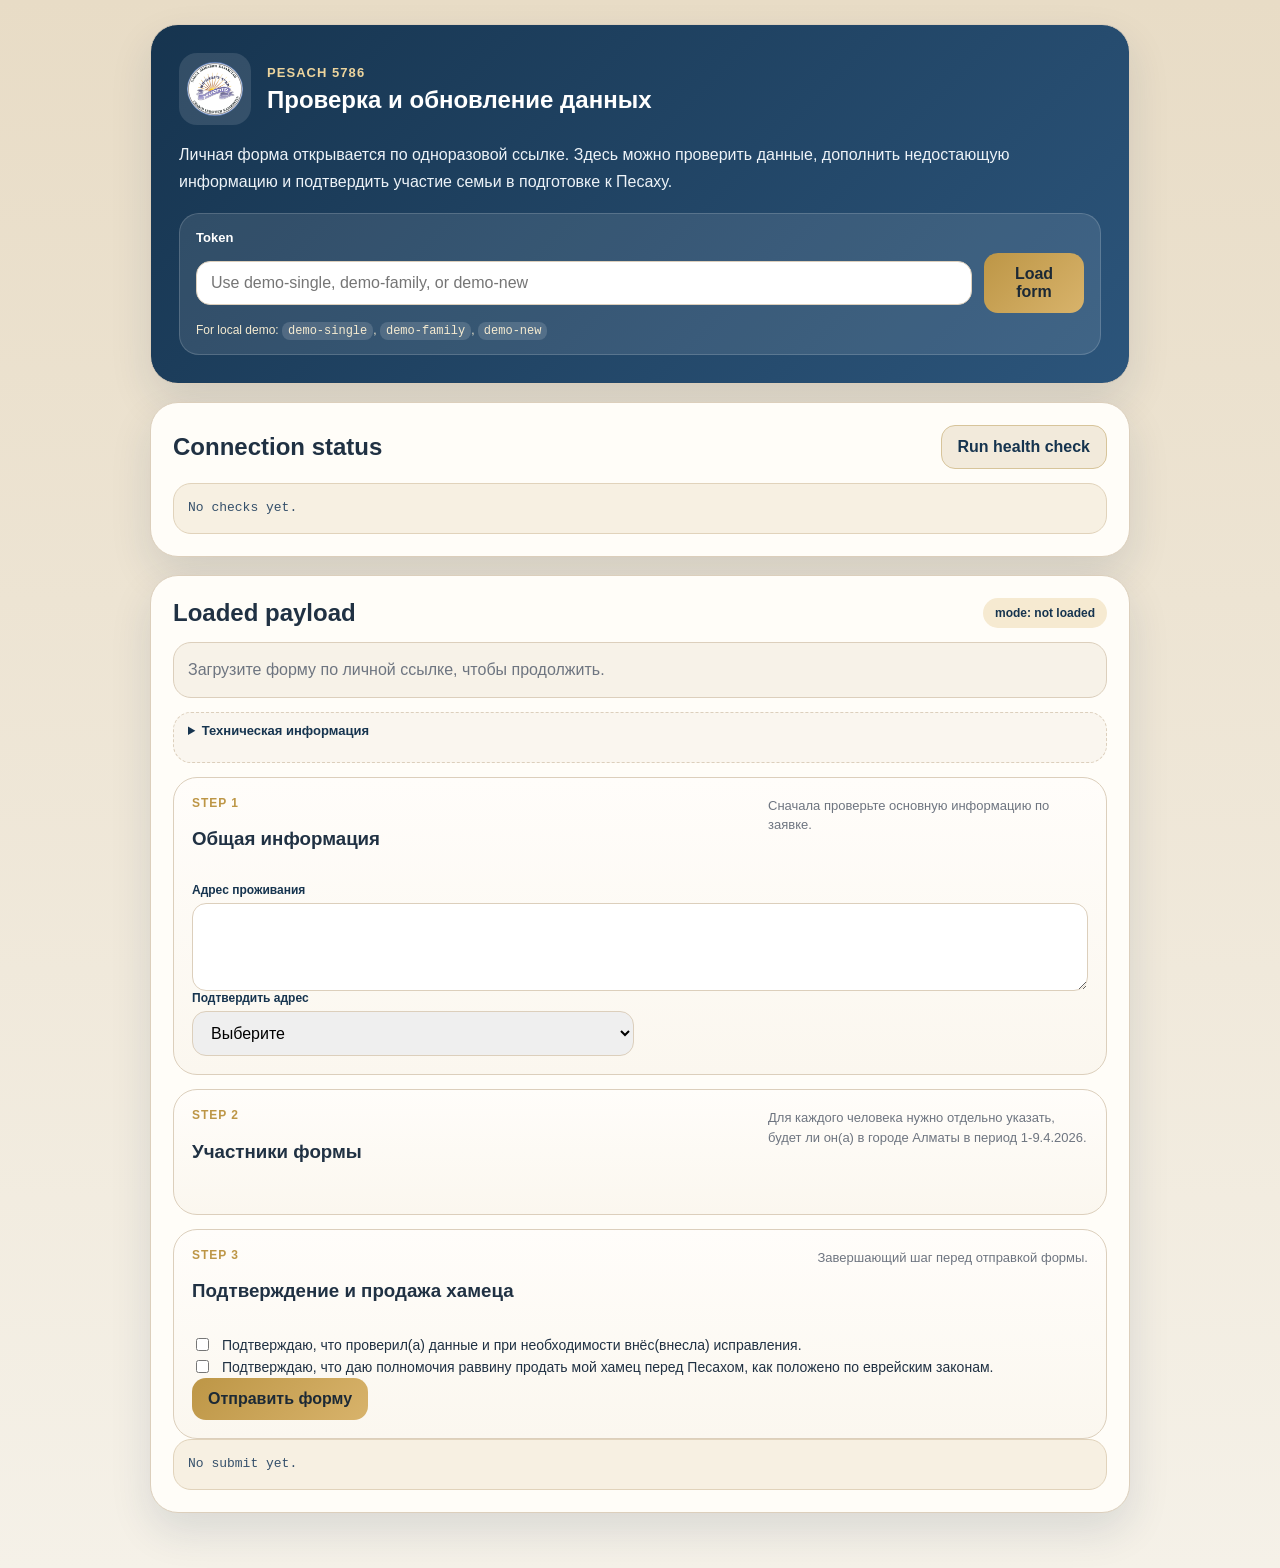
<file: public/index.html>
<!doctype html>
<html lang="ru">
  <head>
    <meta charset="UTF-8" />
    <meta name="viewport" content="width=device-width, initial-scale=1.0" />
    <title>Community Pesach Forms</title>
    <meta http-equiv="refresh" content="0; url=./form.html" />
    <script>
      const target = `./form.html${window.location.search || ""}${window.location.hash || ""}`;
      window.location.replace(target);
    </script>
    <style>
      body {
        margin: 0;
        min-height: 100vh;
        display: grid;
        place-items: center;
        font-family: Arial, sans-serif;
        background: #f6f1e7;
        color: #2e2a24;
      }

      a {
        color: #7b4f00;
      }
    </style>
  </head>
  <body>
    <p>
      Redirecting to the form.
      <a href="./form.html">Open manually</a>
    </p>
  </body>
</html>
</file>
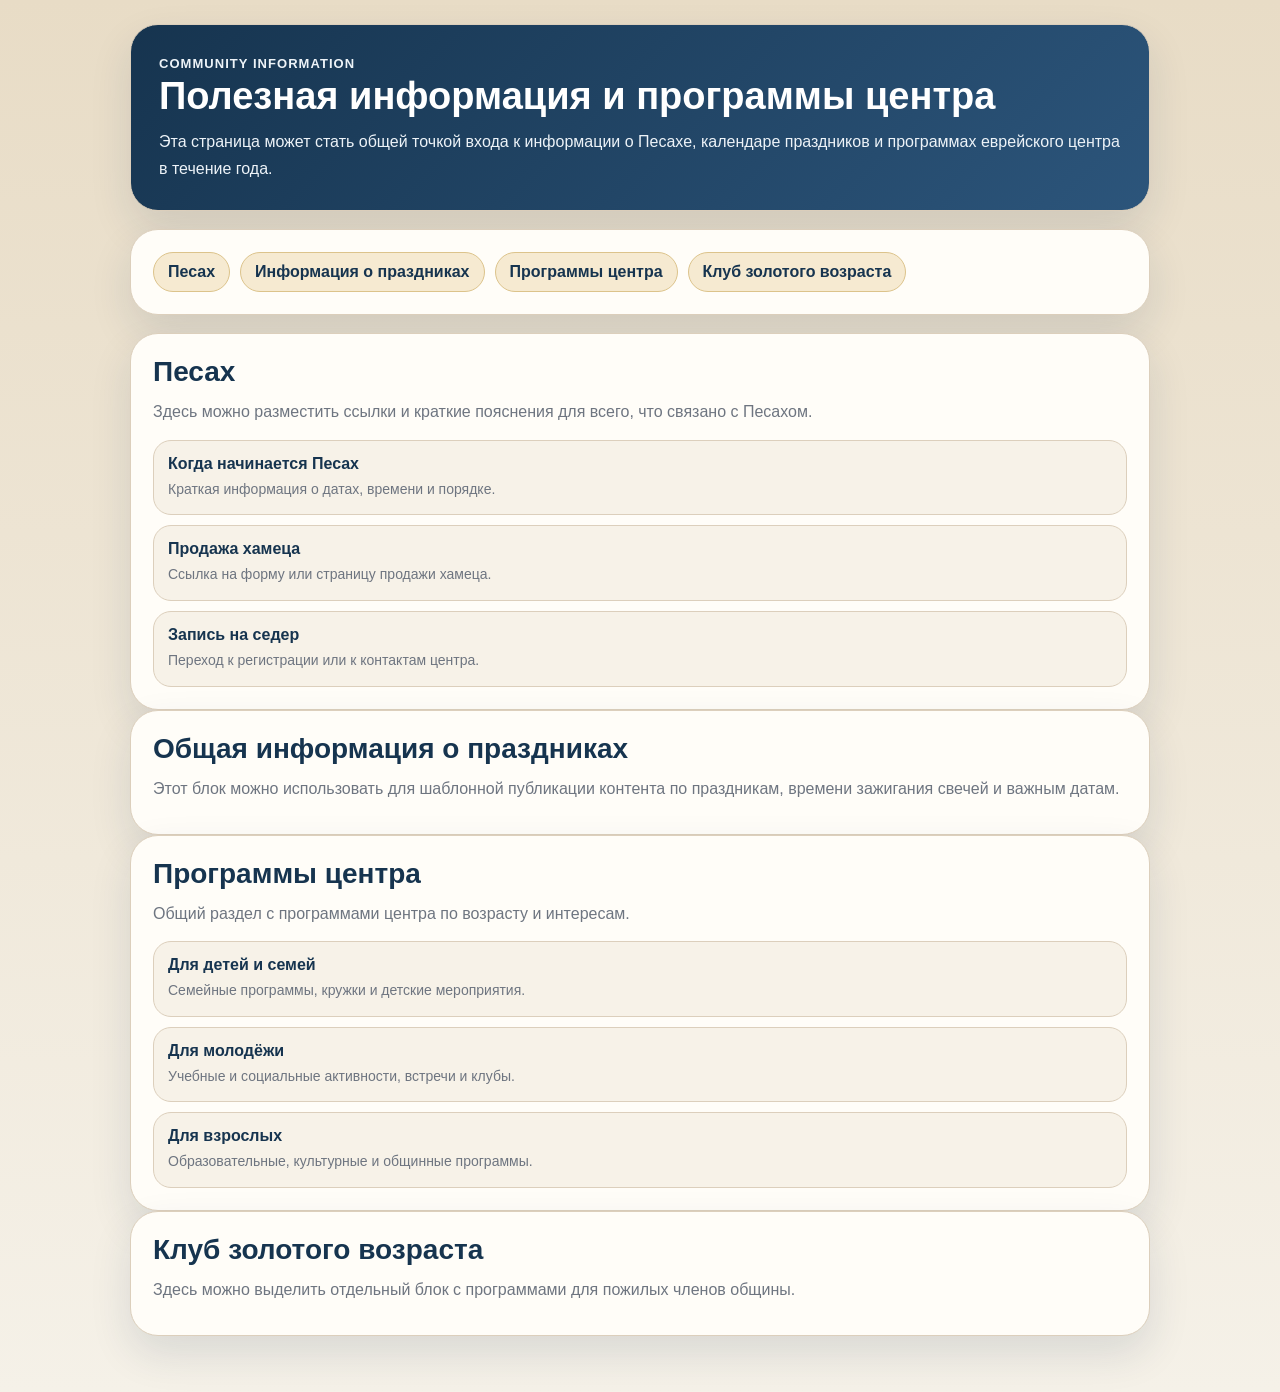
<file: public/community-info.html>
<!DOCTYPE html>
<html lang="ru" dir="ltr">
<head>
  <meta charset="UTF-8">
  <meta name="viewport" content="width=device-width, initial-scale=1.0">
  <title>Community Information</title>
  <link rel="stylesheet" href="./styles.css">
  <style>
    html{scroll-behavior:smooth}
    .info-shell{
      width:min(1020px,94vw);
      margin:24px auto 56px;
      display:grid;
      gap:18px;
    }
    .info-hero,.nav-panel,.section-panel{
      background:var(--paper);
      border:1px solid var(--line);
      border-radius:28px;
      box-shadow:var(--shadow);
    }
    .info-hero{
      background:linear-gradient(135deg,var(--navy) 0%,var(--navy-2) 100%);
      color:#fff;
      padding:28px;
    }
    .info-hero h1{
      margin:0 0 10px;
      font-size:38px;
    }
    .info-hero p{
      margin:0;
      color:#edf3f8;
      line-height:1.7;
    }
    .nav-panel,.section-panel{padding:22px}
    .nav-links{
      display:flex;
      gap:10px;
      flex-wrap:wrap;
    }
    .nav-links a{
      text-decoration:none;
      padding:10px 14px;
      border-radius:999px;
      background:var(--gold-soft);
      color:var(--navy);
      border:1px solid #dcc38b;
      font-weight:800;
    }
    .section-panel h2{
      margin:0 0 10px;
      color:var(--navy);
      font-size:28px;
    }
    .section-panel p{
      margin:0 0 10px;
      color:var(--muted);
      line-height:1.7;
    }
    .bullet-list{
      display:grid;
      gap:10px;
      margin-top:14px;
    }
    .bullet{
      padding:14px;
      border-radius:18px;
      background:var(--soft);
      border:1px solid var(--line);
    }
    .bullet strong{
      display:block;
      margin-bottom:6px;
      color:var(--navy);
    }
    .bullet span{
      color:var(--muted);
      line-height:1.55;
      font-size:14px;
    }
  </style>
</head>
<body data-page-type="community">
  <main class="info-shell">
    <section class="info-hero">
      <p class="eyebrow" data-content="community-eyebrow">Community Information</p>
      <h1 data-content="community-title">Полезная информация и программы центра</h1>
      <p data-content="community-description">Эта страница может стать общей точкой входа к информации о Песахе, календаре праздников и программах еврейского центра в течение года.</p>
    </section>

    <section class="nav-panel">
      <div class="nav-links" data-content="community-nav"></div>
    </section>

    <div data-content="community-sections"></div>
  </main>
  <script src="./content-pages.js"></script>
</body>
</html>
</file>
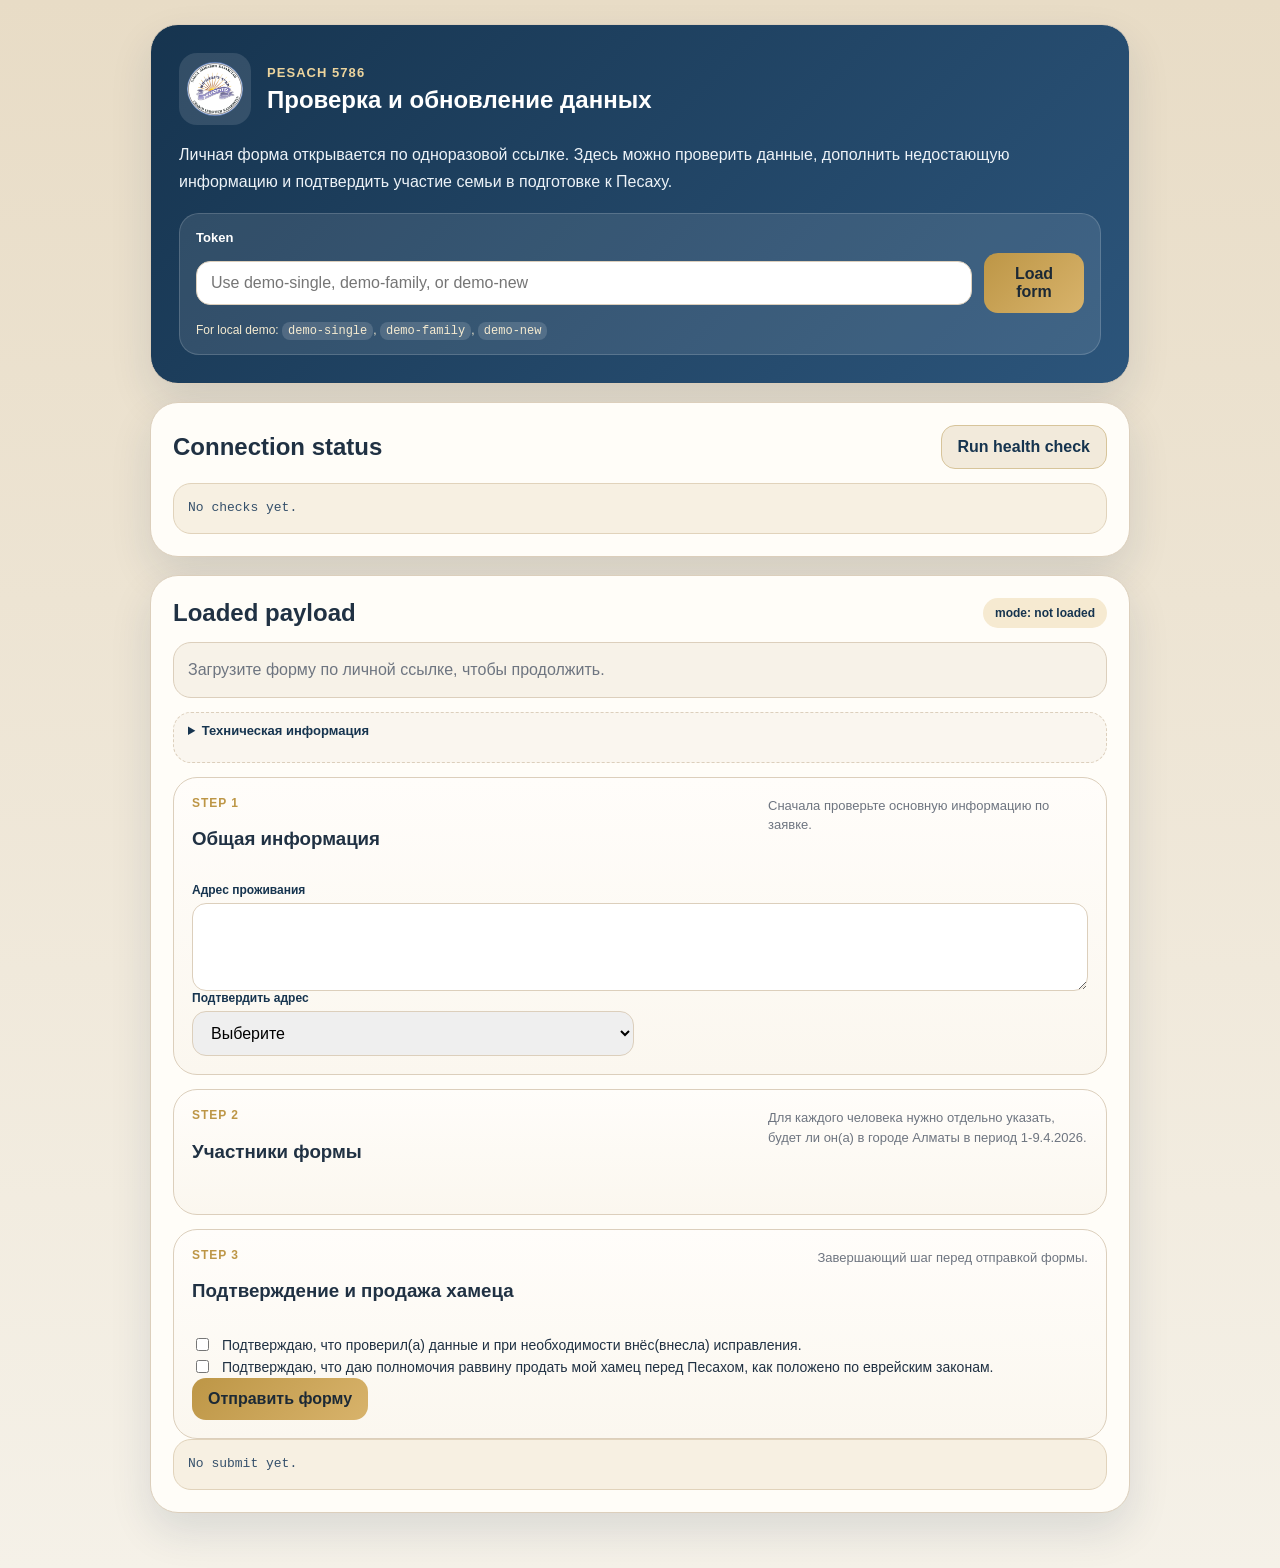
<file: public/form.html>
<!DOCTYPE html>
<html lang="ru" dir="ltr">
<head>
  <meta charset="UTF-8">
  <meta name="viewport" content="width=device-width, initial-scale=1.0">
  <title>Pesach Form</title>
  <link rel="stylesheet" href="./styles.css">
</head>
<body>
  <main class="page">
    <section class="hero">
      <div class="brand">
        <img src="./assets/logo/logo2%20-.png" alt="Organization logo" class="logo">
        <div>
          <p class="eyebrow">Pesach 5786</p>
          <h1>Проверка и обновление данных</h1>
        </div>
      </div>
      <p class="intro">
        Личная форма открывается по одноразовой ссылке. Здесь можно проверить данные,
        дополнить недостающую информацию и подтвердить участие семьи в подготовке к Песаху.
      </p>
      <div id="tokenBox" class="token-box">
        <label for="tokenInput">Token</label>
        <div class="token-row">
          <input id="tokenInput" type="text" placeholder="Use demo-single, demo-family, or demo-new">
          <button id="loadBtn" type="button">Load form</button>
        </div>
        <p class="token-hint">For local demo: <code>demo-single</code>, <code>demo-family</code>, <code>demo-new</code></p>
      </div>
    </section>

    <section id="healthPanel" class="panel">
      <div class="panel-head">
        <h2>Connection status</h2>
        <button id="healthBtn" type="button" class="secondary">Run health check</button>
      </div>
      <pre id="healthOutput" class="output">No checks yet.</pre>
    </section>

    <section class="panel">
      <div class="panel-head">
        <h2>Loaded payload</h2>
        <span id="modeBadge" class="badge">mode: not loaded</span>
      </div>
      <div id="payloadSummary" class="summary">Загрузите форму по личной ссылке, чтобы продолжить.</div>

      <form id="form" class="form">
        <details id="techBox" class="tech-box">
          <summary>Техническая информация</summary>
          <div class="meta-grid">
            <label>
              <span>Form ID</span>
              <input id="formId" name="form_id" type="text" readonly>
            </label>
            <label>
              <span>Request ID</span>
              <input id="requestId" name="request_id" type="text" readonly>
            </label>
            <label>
              <span>Group Form ID</span>
              <input id="groupFormId" name="group_form_id" type="text" readonly>
            </label>
            <label>
              <span>Mode</span>
              <input id="modeField" name="mode" type="text" readonly>
            </label>
          </div>
        </details>

        <section class="section-card">
          <div class="section-head">
            <div>
              <p class="section-kicker">Step 1</p>
              <h3>Общая информация</h3>
            </div>
            <span class="section-note">Сначала проверьте основную информацию по заявке.</span>
          </div>

          

          <label class="full">
            <span>Адрес проживания</span>
            <textarea id="address" name="address" rows="3"></textarea>
          </label>

          <div class="grid">
            <label>
              <span>Подтвердить адрес</span>
              <select id="addressConfirmed" name="address_confirmed">
                <option value="">Выберите</option>
                <option value="yes">Да</option>
                <option value="no">Нет, нужно исправить</option>
              </select>
            </label>
            <label id="newAddressWrap" class="hidden">
              <span>Новый адрес</span>
              <textarea id="newAddress" name="new_address" rows="3"></textarea>
            </label>
          </div>
        </section>

        <section class="section-card">
          <div class="section-head">
            <div>
              <p class="section-kicker">Step 2</p>
              <h3>Участники формы</h3>
            </div>
            <span class="section-note">Для каждого человека нужно отдельно указать, будет ли он(а) в городе Алматы в период 1-9.4.2026.</span>
          </div>

          <div id="personsContainer" class="person-stack"></div>

          <div id="addMemberWrap" class="inline-actions hidden">
            <button id="addMemberBtn" type="button" class="secondary">Добавить члена семьи</button>
          </div>
        </section>

        

        <section class="section-card">
          <div class="section-head">
            <div>
              <p class="section-kicker">Step 3</p>
              <h3>Подтверждение и продажа хамеца</h3>
            </div>
            <span class="section-note">Завершающий шаг перед отправкой формы.</span>
          </div>

          <label class="check">
            <input id="detailsConfirmed" name="details_confirmed" type="checkbox">
            <span>Подтверждаю, что проверил(а) данные и при необходимости внёс(внесла) исправления.</span>
          </label>

          <label class="check">
            <input id="chametz" name="chametz_sale_confirmation" type="checkbox">
            <span>Подтверждаю, что даю полномочия раввину продать мой хамец перед Песахом, как положено по еврейским законам.</span>
          </label>

          <div class="actions">
            <button id="submitBtn" type="submit">Отправить форму</button>
          </div>
        </section>
      </form>

      <pre id="submitOutput" class="output">No submit yet.</pre>
    </section>
  </main>

  <script src="./app.js"></script>
</body>
</html>
</file>
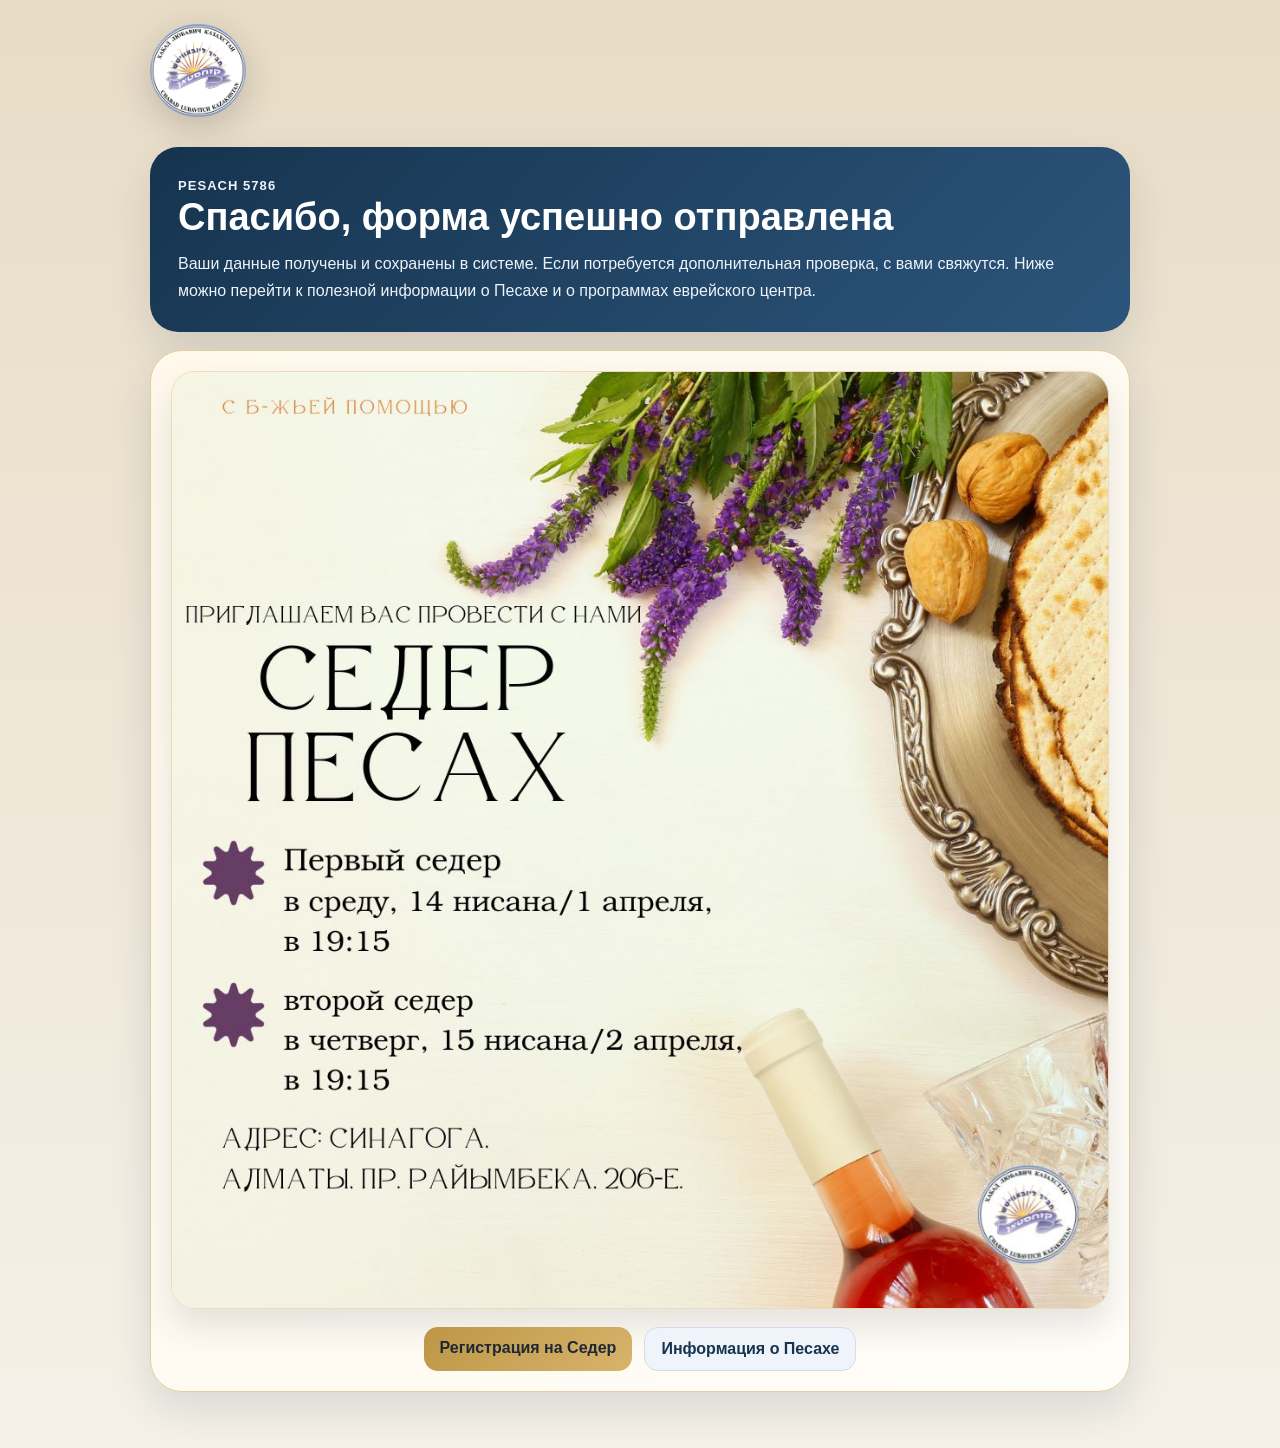
<file: public/success.html>
<!DOCTYPE html>
<html lang="ru" dir="ltr">
<head>
  <meta charset="UTF-8">
  <meta name="viewport" content="width=device-width, initial-scale=1.0">
  <title>Pesach Form Submitted</title>
  <link rel="stylesheet" href="./styles.css">
  <style>
    .success-logo{
      width:96px;
      height:auto;
      display:block;
      margin:0 0 14px;
      filter:drop-shadow(0 10px 18px rgba(0,0,0,.18));
    }
    .success-topmark{
      display:flex;
      justify-content:flex-start;
      align-items:center;
      margin-bottom:-2px;
    }
    .success-shell{
      width:min(980px,94vw);
      margin:24px auto 56px;
      display:grid;
      gap:18px;
    }
    .success-hero{
      background:linear-gradient(135deg,var(--navy) 0%,var(--navy-2) 100%);
      color:#fff;
      border-radius:28px;
      padding:28px;
      box-shadow:var(--shadow);
    }
    .success-hero h1{
      margin:0 0 12px;
      font-size:38px;
      line-height:1.08;
    }
    .success-hero p{
      margin:0;
      color:#edf3f8;
      line-height:1.7;
    }
    .seder-promo{
      background:linear-gradient(135deg,#fff8eb 0%,#fffdf8 100%);
      border:1px solid #e4cf9b;
      border-radius:32px;
      padding:20px;
      box-shadow:var(--shadow);
      display:grid;
      gap:18px;
    }
    .seder-poster{
      width:100%;
      display:block;
      border-radius:24px;
      border:1px solid #eadcbc;
      box-shadow:0 18px 32px rgba(44,51,69,.12);
      object-fit:cover;
    }
    .seder-promo-actions{
      display:flex;
      flex-wrap:wrap;
      gap:12px;
      justify-content:center;
    }
    .seder-promo-actions a{
      text-decoration:none;
      display:inline-block;
      border-radius:14px;
      padding:12px 16px;
      font-weight:800;
    }
    .seder-promo-actions .primary{
      background:linear-gradient(135deg,var(--gold) 0%,#d8b36b 100%);
      color:#1c2935;
    }
    .seder-promo-actions .secondary{
      background:#eef4fa;
      border:1px solid #d0dceb;
      color:var(--navy);
    }
  </style>
</head>
<body data-page-type="success">
  <main class="success-shell">
    <div class="success-topmark">
      <img src="./assets/logo/logo2%20-.png" alt="Chabad Almaty logo" class="success-logo">
    </div>
    <section class="success-hero">
      <p class="eyebrow" data-content="success-eyebrow">Pesach 5786</p>
      <h1 data-content="success-title">Спасибо, форма успешно отправлена</h1>
      <p data-content="success-description">Ваши данные получены и сохранены в системе. Если потребуется дополнительная проверка, с вами свяжутся. Ниже можно перейти к полезной информации о Песахе и о программах еврейского центра.</p>
    </section>

    <section class="seder-promo">
      <img src="./assets/logo/WhatsApp%20Image%202026-03-26%20at%2010.48.36.jpeg" alt="Пасхальный Седер в Алматы" class="seder-poster">
      <div class="seder-promo-actions">
        <a href="./pesach-info/seder-registration.html" class="primary">Регистрация на Седер</a>
        <a href="./pesach-info/community-info.html" class="secondary">Информация о Песахе</a>
      </div>
    </section>
    <section class="link-grid" data-content="success-cards"></section>
  </main>
  <script src="./content-pages.js"></script>
  <script>
    const extraCards = document.querySelector("[data-content='success-cards']");
    if (extraCards) extraCards.remove();
  </script>
</body>
</html>
</file>
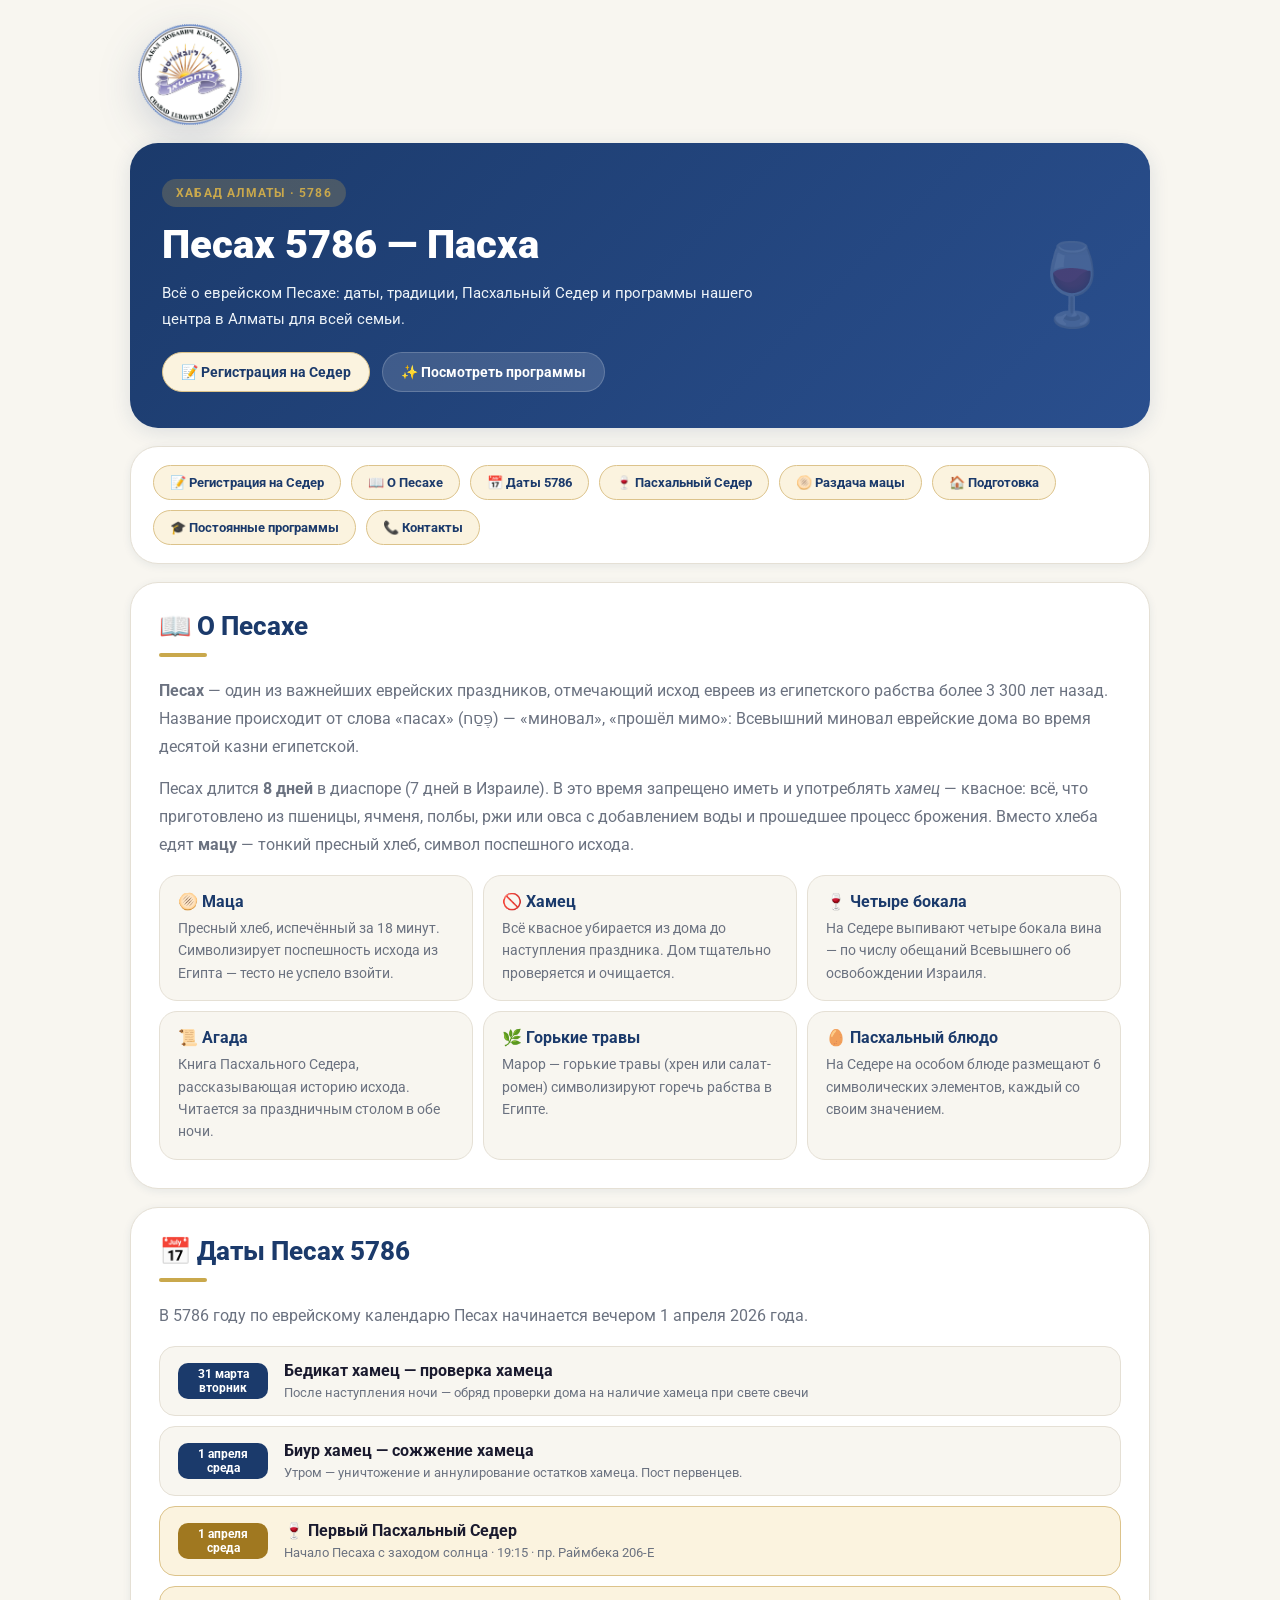
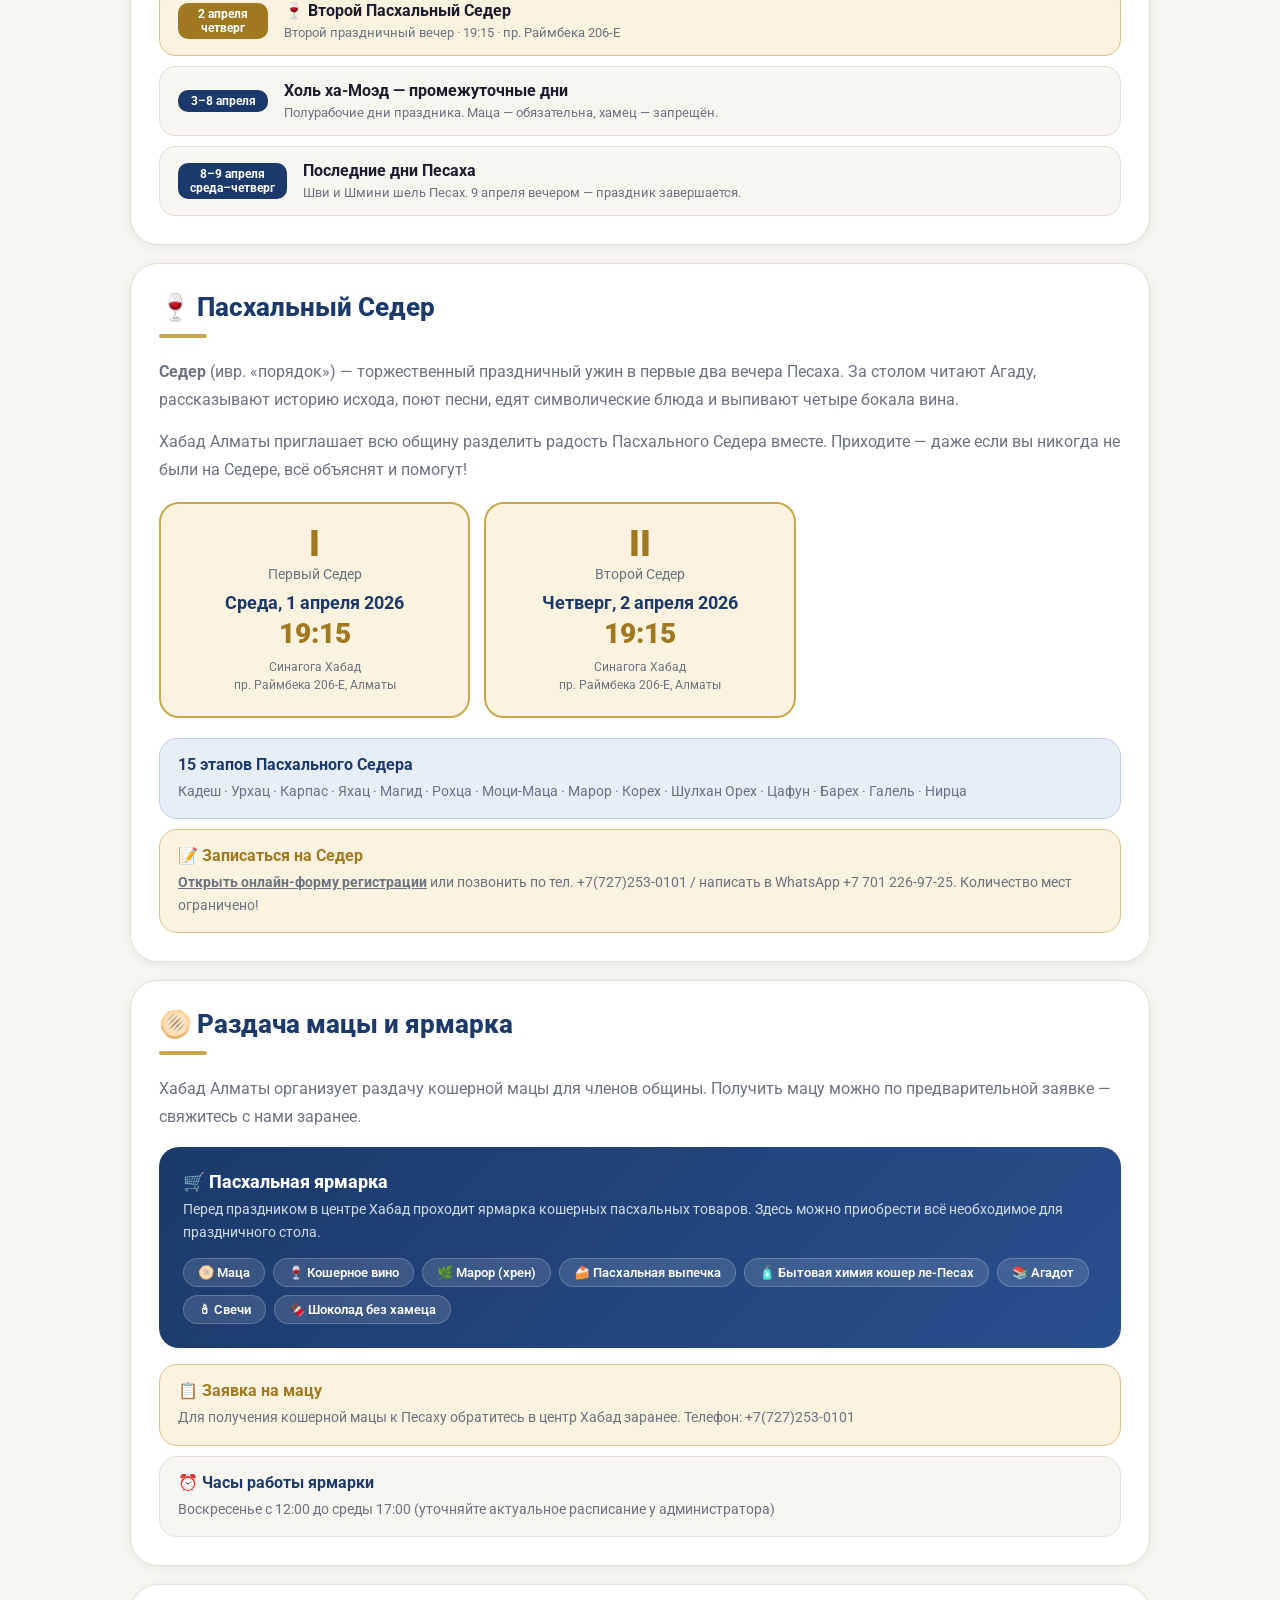
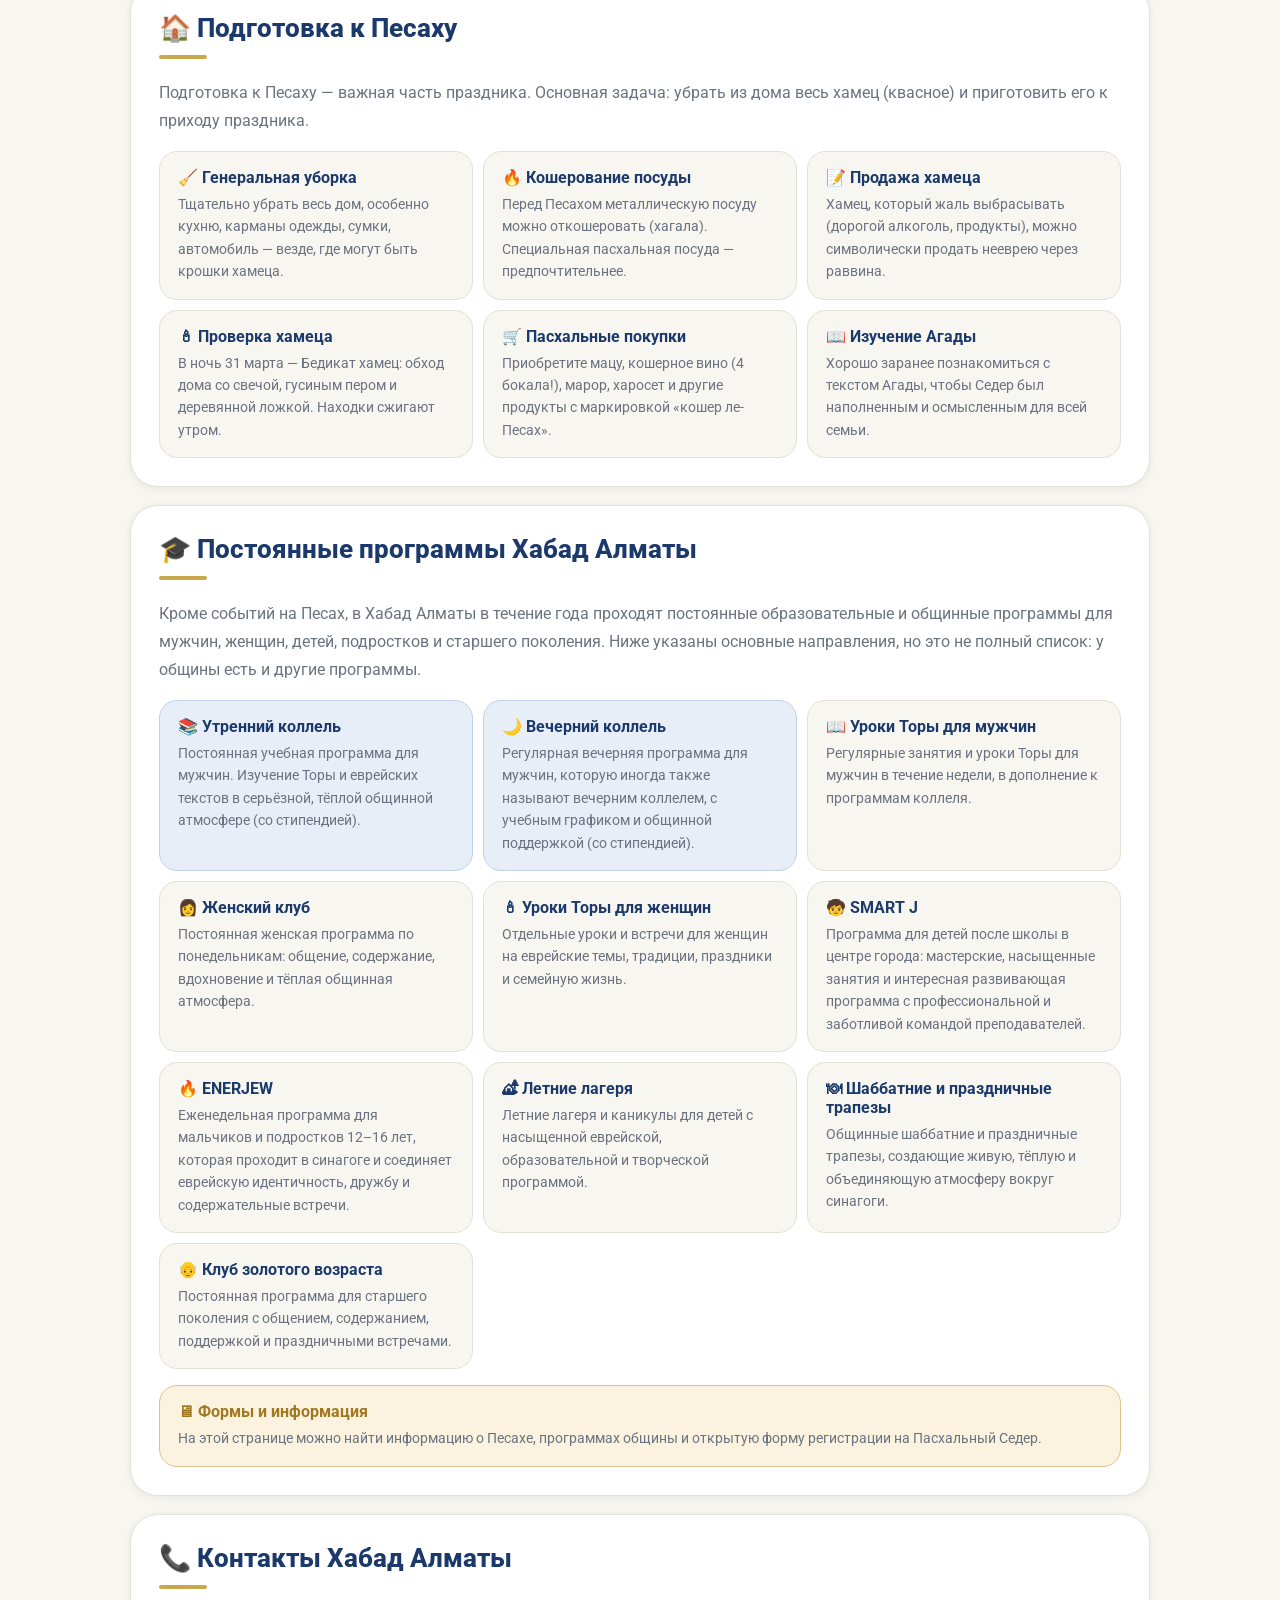
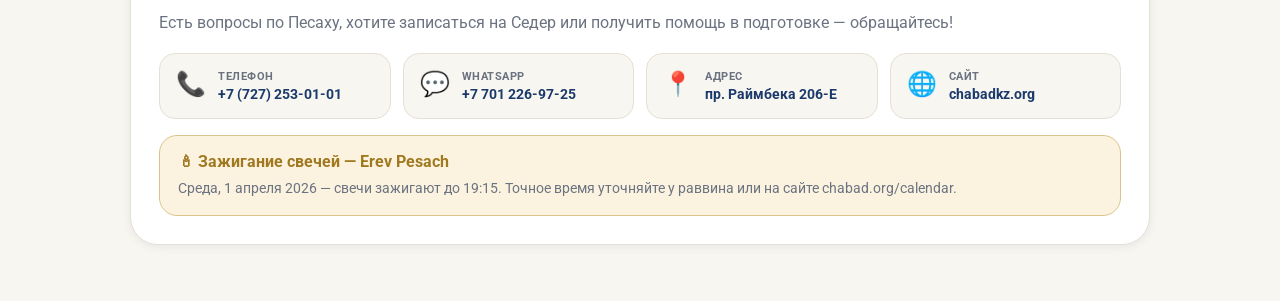
<file: public/pesach-info/community-info.html>
﻿<!DOCTYPE html>
<html lang="ru" dir="ltr">
<head>
  <meta charset="UTF-8">
  <meta name="viewport" content="width=device-width, initial-scale=1.0">
  <title>Песах 5786 — Хабад Алматы</title>
  <link href="https://fonts.googleapis.com/css2?family=Roboto:wght@400;500;700;900&display=swap" rel="stylesheet">
  <style>
    :root {
      --navy:      #1B3A6B;
      --navy-2:    #2A4F8E;
      --navy-light:#E8EEF7;
      --gold:      #C9A84C;
      --gold-soft: #FBF3DF;
      --gold-dark: #A07820;
      --paper:     #FFFFFF;
      --soft:      #F8F6F0;
      --text:      #1A1A2E;
      --muted:     #6B7280;
      --line:      #E5E0D5;
      --shadow:    0 4px 20px rgba(27,58,107,0.12);
      --shadow-sm: 0 2px 8px rgba(27,58,107,0.08);
      --radius:    20px;
    }

    *, *::before, *::after { box-sizing: border-box; margin: 0; padding: 0; }

    html { scroll-behavior: smooth; }

    body {
      font-family: 'Roboto', Arial, sans-serif;
      background: var(--soft);
      color: var(--text);
      min-height: 100vh;
    }

    /* ── SHELL ── */
    .info-shell {
      width: min(1020px, 94vw);
      margin: 24px auto 56px;
      display: grid;
      gap: 18px;
    }
    .brand-row {
      display: flex;
      justify-content: flex-start;
      align-items: center;
      padding-inline: 8px;
    }
    .brand-mark {
      width: 104px;
      height: auto;
      display: block;
      filter: drop-shadow(0 12px 20px rgba(27,58,107,0.18));
    }

    /* ── HERO ── */
    .info-hero {
      background: linear-gradient(135deg, var(--navy) 0%, var(--navy-2) 100%);
      color: #fff;
      padding: 36px 32px;
      border-radius: 28px;
      box-shadow: var(--shadow);
      position: relative;
      overflow: hidden;
    }
    .info-hero::after {
      content: '🍷';
      position: absolute;
      right: 28px; top: 50%;
      transform: translateY(-50%);
      font-size: 80px;
      opacity: 0.18;
      pointer-events: none;
    }
    .info-hero .eyebrow {
      display: inline-block;
      background: rgba(201,168,76,0.25);
      color: var(--gold);
      font-size: 12px;
      font-weight: 700;
      text-transform: uppercase;
      letter-spacing: 1.2px;
      border-radius: 20px;
      padding: 4px 14px;
      margin-bottom: 14px;
    }
    .info-hero h1 {
      font-size: clamp(26px, 5vw, 40px);
      font-weight: 900;
      margin: 0 0 12px;
      line-height: 1.2;
    }
    .info-hero p {
      margin: 0;
      color: #edf3f8;
      line-height: 1.7;
      max-width: 600px;
      font-size: 15px;
    }
    .hero-actions {
      display: flex;
      flex-wrap: wrap;
      gap: 12px;
      margin-top: 20px;
    }
    .hero-btn {
      display: inline-flex;
      align-items: center;
      gap: 8px;
      text-decoration: none;
      padding: 11px 18px;
      border-radius: 999px;
      font-size: 14px;
      font-weight: 700;
      transition: transform .15s, background .15s, color .15s;
    }
    .hero-btn.primary {
      background: rgba(255,255,255,0.14);
      color: #fff;
      border: 1px solid rgba(255,255,255,0.18);
    }
    .hero-btn.secondary {
      background: var(--gold-soft);
      color: var(--navy);
      border: 1px solid #dcc38b;
    }
    .hero-btn:hover {
      transform: translateY(-1px);
    }

    /* ── NAV ── */
    .nav-panel {
      background: var(--paper);
      border: 1px solid var(--line);
      border-radius: 28px;
      box-shadow: var(--shadow-sm);
      padding: 18px 22px;
    }
    .nav-links {
      display: flex;
      gap: 10px;
      flex-wrap: wrap;
    }
    .nav-links a {
      text-decoration: none;
      padding: 9px 16px;
      border-radius: 999px;
      background: var(--gold-soft);
      color: var(--navy);
      border: 1px solid #dcc38b;
      font-weight: 700;
      font-size: 13px;
      transition: background .15s, transform .1s;
    }
    .nav-links a:hover {
      background: #f0e4c0;
      transform: translateY(-1px);
    }

    /* ── SECTION PANEL ── */
    .section-panel {
      background: var(--paper);
      border: 1px solid var(--line);
      border-radius: 28px;
      box-shadow: var(--shadow-sm);
      padding: 28px 28px;
    }
    .section-panel h2 {
      margin: 0 0 6px;
      color: var(--navy);
      font-size: 26px;
      font-weight: 800;
    }
    .section-panel .section-sub {
      color: var(--muted);
      font-size: 14px;
      margin-bottom: 20px;
    }
    .section-panel p {
      color: var(--muted);
      line-height: 1.75;
      margin-bottom: 14px;
    }
    .section-panel p:last-child { margin-bottom: 0; }

    /* ── BULLET LIST ── */
    .bullet-list {
      display: grid;
      gap: 10px;
      margin-top: 16px;
    }
    .bullet-list.cols-2 {
      grid-template-columns: repeat(auto-fill, minmax(280px, 1fr));
    }
    .bullet {
      padding: 16px 18px;
      border-radius: 18px;
      background: var(--soft);
      border: 1px solid var(--line);
    }
    .bullet strong {
      display: block;
      margin-bottom: 6px;
      color: var(--navy);
      font-weight: 700;
    }
    .bullet span {
      color: var(--muted);
      line-height: 1.6;
      font-size: 14px;
    }
    .bullet.gold {
      background: var(--gold-soft);
      border-color: #dcc38b;
    }
    .bullet.gold strong { color: var(--gold-dark); }
    .bullet.navy {
      background: var(--navy-light);
      border-color: #c0d0e8;
    }
    .bullet.navy strong { color: var(--navy); }

    /* ── DATES TABLE ── */
    .dates-grid {
      display: grid;
      gap: 10px;
      margin-top: 16px;
    }
    .date-row {
      display: flex;
      align-items: center;
      gap: 16px;
      padding: 14px 18px;
      border-radius: 16px;
      background: var(--soft);
      border: 1px solid var(--line);
    }
    .date-row.highlight {
      background: var(--gold-soft);
      border-color: #dcc38b;
    }
    .date-badge {
      flex-shrink: 0;
      background: var(--navy);
      color: #fff;
      font-size: 12px;
      font-weight: 700;
      border-radius: 10px;
      padding: 4px 12px;
      text-align: center;
      min-width: 90px;
    }
    .date-row.highlight .date-badge {
      background: var(--gold-dark);
    }
    .date-info strong {
      display: block;
      color: var(--text);
      font-weight: 700;
      margin-bottom: 2px;
    }
    .date-info span {
      font-size: 13px;
      color: var(--muted);
    }

    /* ── SEDER CARD ── */
    .seder-cards {
      display: grid;
      grid-template-columns: repeat(auto-fill, minmax(240px, 1fr));
      gap: 14px;
      margin-top: 18px;
    }
    .seder-card {
      border-radius: 20px;
      padding: 22px 20px;
      text-align: center;
      border: 2px solid var(--gold);
      background: var(--gold-soft);
    }
    .seder-card .sc-num {
      font-size: 36px;
      font-weight: 900;
      color: var(--gold-dark);
      line-height: 1;
    }
    .seder-card .sc-label {
      font-size: 14px;
      color: var(--muted);
      margin: 4px 0 10px;
    }
    .seder-card .sc-date {
      font-size: 18px;
      font-weight: 700;
      color: var(--navy);
    }
    .seder-card .sc-time {
      font-size: 28px;
      font-weight: 900;
      color: var(--gold-dark);
      margin: 4px 0;
    }
    .seder-card .sc-addr {
      font-size: 12px;
      color: var(--muted);
      margin-top: 8px;
      line-height: 1.5;
    }

    /* ── FAIR BLOCK ── */
    .fair-block {
      background: linear-gradient(135deg, var(--navy) 0%, var(--navy-2) 100%);
      border-radius: 20px;
      padding: 24px 24px;
      color: #fff;
      margin-top: 16px;
    }
    .fair-block h3 {
      font-size: 18px;
      font-weight: 800;
      margin-bottom: 6px;
    }
    .fair-block p {
      color: #d0dcea;
      font-size: 14px;
      line-height: 1.65;
      margin-bottom: 14px;
    }
    .fair-items {
      display: flex;
      flex-wrap: wrap;
      gap: 8px;
    }
    .fair-item {
      background: rgba(255,255,255,0.12);
      border: 1px solid rgba(255,255,255,0.2);
      border-radius: 20px;
      padding: 6px 14px;
      font-size: 13px;
      font-weight: 600;
    }

    /* ── CONTACT BLOCK ── */
    .contact-grid {
      display: grid;
      grid-template-columns: repeat(auto-fill, minmax(200px, 1fr));
      gap: 12px;
      margin-top: 16px;
    }
    .contact-item {
      display: flex;
      align-items: flex-start;
      gap: 12px;
      padding: 16px;
      border-radius: 16px;
      background: var(--soft);
      border: 1px solid var(--line);
      text-decoration: none;
      color: var(--text);
      transition: box-shadow .15s, transform .1s;
    }
    .contact-item:hover {
      box-shadow: var(--shadow-sm);
      transform: translateY(-1px);
    }
    .contact-icon {
      font-size: 24px;
      flex-shrink: 0;
    }
    .contact-label {
      font-size: 11px;
      font-weight: 700;
      text-transform: uppercase;
      letter-spacing: .5px;
      color: var(--muted);
      margin-bottom: 3px;
    }
    .contact-value {
      font-size: 14px;
      font-weight: 700;
      color: var(--navy);
    }

    /* ── DIVIDER ── */
    .section-divider {
      width: 48px;
      height: 4px;
      background: var(--gold);
      border-radius: 2px;
      margin: 12px 0 20px;
    }

    @media (max-width: 520px) {
      .info-hero { padding: 24px 20px; }
      .section-panel { padding: 22px 18px; }
    }
  </style>
</head>
<body>
  <main class="info-shell">

    <div class="brand-row">
      <img src="../assets/logo/logo2%20-.png" alt="Chabad Almaty logo" class="brand-mark">
    </div>

    <!-- HERO -->
    <section class="info-hero">
      <p class="eyebrow">Хабад Алматы · 5786</p>
      <h1>Песах 5786 — Пасха</h1>
      <p>Всё о еврейском Песахе: даты, традиции, Пасхальный Седер и программы нашего центра в Алматы для всей семьи.</p>
      <div class="hero-actions">
        <a href="seder-registration.html" class="hero-btn secondary">📝 Регистрация на Седер</a>
        <a href="#programs" class="hero-btn primary">✨ Посмотреть программы</a>
      </div>
    </section>

    <!-- NAV -->
    <nav class="nav-panel">
      <div class="nav-links">
        <a href="seder-registration.html">📝 Регистрация на Седер</a>
        <a href="#about">📖 О Песахе</a>
        <a href="#dates">📅 Даты 5786</a>
        <a href="#seder">🍷 Пасхальный Седер</a>
        <a href="#matzah">🫓 Раздача мацы</a>
        <a href="#prepare">🏠 Подготовка</a>
        <a href="#programs">🎓 Постоянные программы</a>
        <a href="#contacts">📞 Контакты</a>
      </div>
    </nav>

    <!-- О ПЕСАХЕ -->
    <section id="about" class="section-panel">
      <h2>📖 О Песахе</h2>
      <div class="section-divider"></div>
      <p>
        <strong>Песах</strong> — один из важнейших еврейских праздников, отмечающий исход евреев из египетского рабства более 3 300 лет назад. Название происходит от слова «пасах» (פֶּסַח) — «миновал», «прошёл мимо»: Всевышний миновал еврейские дома во время десятой казни египетской.
      </p>
      <p>
        Песах длится <strong>8 дней</strong> в диаспоре (7 дней в Израиле). В это время запрещено иметь и употреблять <em>хамец</em> — квасное: всё, что приготовлено из пшеницы, ячменя, полбы, ржи или овса с добавлением воды и прошедшее процесс брожения. Вместо хлеба едят <strong>мацу</strong> — тонкий пресный хлеб, символ поспешного исхода.
      </p>
      <div class="bullet-list cols-2">
        <div class="bullet">
          <strong>🫓 Маца</strong>
          <span>Пресный хлеб, испечённый за 18 минут. Символизирует поспешность исхода из Египта — тесто не успело взойти.</span>
        </div>
        <div class="bullet">
          <strong>🚫 Хамец</strong>
          <span>Всё квасное убирается из дома до наступления праздника. Дом тщательно проверяется и очищается.</span>
        </div>
        <div class="bullet">
          <strong>🍷 Четыре бокала</strong>
          <span>На Седере выпивают четыре бокала вина — по числу обещаний Всевышнего об освобождении Израиля.</span>
        </div>
        <div class="bullet">
          <strong>📜 Агада</strong>
          <span>Книга Пасхального Седера, рассказывающая историю исхода. Читается за праздничным столом в обе ночи.</span>
        </div>
        <div class="bullet">
          <strong>🌿 Горькие травы</strong>
          <span>Марор — горькие травы (хрен или салат-ромен) символизируют горечь рабства в Египте.</span>
        </div>
        <div class="bullet">
          <strong>🥚 Пасхальный блюдо</strong>
          <span>На Седере на особом блюде размещают 6 символических элементов, каждый со своим значением.</span>
        </div>
      </div>
    </section>

    <!-- ДАТЫ -->
    <section id="dates" class="section-panel">
      <h2>📅 Даты Песах 5786</h2>
      <div class="section-divider"></div>
      <p>В 5786 году по еврейскому календарю Песах начинается вечером 1 апреля 2026 года.</p>
      <div class="dates-grid">
        <div class="date-row">
          <div class="date-badge">31 марта<br>вторник</div>
          <div class="date-info">
            <strong>Бедикат хамец — проверка хамеца</strong>
            <span>После наступления ночи — обряд проверки дома на наличие хамеца при свете свечи</span>
          </div>
        </div>
        <div class="date-row">
          <div class="date-badge">1 апреля<br>среда</div>
          <div class="date-info">
            <strong>Биур хамец — сожжение хамеца</strong>
            <span>Утром — уничтожение и аннулирование остатков хамеца. Пост первенцев.</span>
          </div>
        </div>
        <div class="date-row highlight">
          <div class="date-badge">1 апреля<br>среда</div>
          <div class="date-info">
            <strong>🍷 Первый Пасхальный Седер</strong>
            <span>Начало Песаха с заходом солнца · 19:15 · пр. Раймбека 206-Е</span>
          </div>
        </div>
        <div class="date-row highlight">
          <div class="date-badge">2 апреля<br>четверг</div>
          <div class="date-info">
            <strong>🍷 Второй Пасхальный Седер</strong>
            <span>Второй праздничный вечер · 19:15 · пр. Раймбека 206-Е</span>
          </div>
        </div>
        <div class="date-row">
          <div class="date-badge">3–8 апреля</div>
          <div class="date-info">
            <strong>Холь ха-Моэд — промежуточные дни</strong>
            <span>Полурабочие дни праздника. Маца — обязательна, хамец — запрещён.</span>
          </div>
        </div>
        <div class="date-row">
          <div class="date-badge">8–9 апреля<br>среда–четверг</div>
          <div class="date-info">
            <strong>Последние дни Песаха</strong>
            <span>Шви и Шмини шель Песах. 9 апреля вечером — праздник завершается.</span>
          </div>
        </div>
      </div>
    </section>

    <!-- ПАСХАЛЬНЫЙ СЕДЕР -->
    <section id="seder" class="section-panel">
      <h2>🍷 Пасхальный Седер</h2>
      <div class="section-divider"></div>
      <p>
        <strong>Седер</strong> (ивр. «порядок») — торжественный праздничный ужин в первые два вечера Песаха. За столом читают Агаду, рассказывают историю исхода, поют песни, едят символические блюда и выпивают четыре бокала вина.
      </p>
      <p>
        Хабад Алматы приглашает всю общину разделить радость Пасхального Седера вместе. Приходите — даже если вы никогда не были на Седере, всё объяснят и помогут!
      </p>

      <div class="seder-cards">
        <div class="seder-card">
          <div class="sc-num">I</div>
          <div class="sc-label">Первый Седер</div>
          <div class="sc-date">Среда, 1 апреля 2026</div>
          <div class="sc-time">19:15</div>
          <div class="sc-addr">Синагога Хабад<br>пр. Раймбека 206-Е, Алматы</div>
        </div>
        <div class="seder-card">
          <div class="sc-num">II</div>
          <div class="sc-label">Второй Седер</div>
          <div class="sc-date">Четверг, 2 апреля 2026</div>
          <div class="sc-time">19:15</div>
          <div class="sc-addr">Синагога Хабад<br>пр. Раймбека 206-Е, Алматы</div>
        </div>
      </div>

      <div class="bullet-list" style="margin-top:20px;">
        <div class="bullet navy">
          <strong>15 этапов Пасхального Седера</strong>
          <span>Кадеш · Урхац · Карпас · Яхац · Магид · Рохца · Моци-Маца · Марор · Корех · Шулхан Орех · Цафун · Барех · Галель · Нирца</span>
        </div>
        <div class="bullet gold">
          <strong>📝 Записаться на Седер</strong>
          <span><a href="seder-registration.html" style="color:inherit;font-weight:700;">Открыть онлайн-форму регистрации</a> или позвонить по тел. +7(727)253-0101 / написать в WhatsApp +7 701 226-97-25. Количество мест ограничено!</span>
        </div>
      </div>
    </section>

    <!-- РАЗДАЧА МАЦЫ И ЯРМАРКА -->
    <section id="matzah" class="section-panel">
      <h2>🫓 Раздача мацы и ярмарка</h2>
      <div class="section-divider"></div>
      <p>
        Хабад Алматы организует раздачу кошерной мацы для членов общины. Получить мацу можно по предварительной заявке — свяжитесь с нами заранее.
      </p>

      <div class="fair-block">
        <h3>🛒 Пасхальная ярмарка</h3>
        <p>Перед праздником в центре Хабад проходит ярмарка кошерных пасхальных товаров. Здесь можно приобрести всё необходимое для праздничного стола.</p>
        <div class="fair-items">
          <span class="fair-item">🫓 Маца</span>
          <span class="fair-item">🍷 Кошерное вино</span>
          <span class="fair-item">🌿 Марор (хрен)</span>
          <span class="fair-item">🍰 Пасхальная выпечка</span>
          <span class="fair-item">🧴 Бытовая химия кошер ле-Песах</span>
          <span class="fair-item">📚 Агадот</span>
          <span class="fair-item">🕯 Свечи</span>
          <span class="fair-item">🍫 Шоколад без хамеца</span>
        </div>
      </div>

      <div class="bullet-list" style="margin-top:16px;">
        <div class="bullet gold">
          <strong>📋 Заявка на мацу</strong>
          <span>Для получения кошерной мацы к Песаху обратитесь в центр Хабад заранее. Телефон: +7(727)253-0101</span>
        </div>
        <div class="bullet">
          <strong>⏰ Часы работы ярмарки</strong>
          <span>Воскресенье с 12:00 до среды 17:00 (уточняйте актуальное расписание у администратора)</span>
        </div>
      </div>
    </section>

    <!-- ПОДГОТОВКА К ПЕСАХУ -->
    <section id="prepare" class="section-panel">
      <h2>🏠 Подготовка к Песаху</h2>
      <div class="section-divider"></div>
      <p>Подготовка к Песаху — важная часть праздника. Основная задача: убрать из дома весь хамец (квасное) и приготовить его к приходу праздника.</p>
      <div class="bullet-list cols-2">
        <div class="bullet">
          <strong>🧹 Генеральная уборка</strong>
          <span>Тщательно убрать весь дом, особенно кухню, карманы одежды, сумки, автомобиль — везде, где могут быть крошки хамеца.</span>
        </div>
        <div class="bullet">
          <strong>🔥 Кошерование посуды</strong>
          <span>Перед Песахом металлическую посуду можно откошеровать (хагала). Специальная пасхальная посуда — предпочтительнее.</span>
        </div>
        <div class="bullet">
          <strong>📝 Продажа хамеца</strong>
          <span>Хамец, который жаль выбрасывать (дорогой алкоголь, продукты), можно символически продать нееврею через раввина.</span>
        </div>
        <div class="bullet">
          <strong>🕯 Проверка хамеца</strong>
          <span>В ночь 31 марта — Бедикат хамец: обход дома со свечой, гусиным пером и деревянной ложкой. Находки сжигают утром.</span>
        </div>
        <div class="bullet">
          <strong>🛒 Пасхальные покупки</strong>
          <span>Приобретите мацу, кошерное вино (4 бокала!), марор, харосет и другие продукты с маркировкой «кошер ле-Песах».</span>
        </div>
        <div class="bullet">
          <strong>📖 Изучение Агады</strong>
          <span>Хорошо заранее познакомиться с текстом Агады, чтобы Седер был наполненным и осмысленным для всей семьи.</span>
        </div>
      </div>
    </section>

    <!-- ПОСТОЯННЫЕ ПРОГРАММЫ -->
    <section id="programs" class="section-panel">
      <h2>🎓 Постоянные программы Хабад Алматы</h2>
      <div class="section-divider"></div>
      <p>
        Кроме событий на Песах, в Хабад Алматы в течение года проходят постоянные образовательные и общинные программы для мужчин, женщин, детей, подростков и старшего поколения. Ниже указаны основные направления, но это не полный список: у общины есть и другие программы.
      </p>

      <div class="bullet-list cols-2">
        <div class="bullet navy">
          <strong>📚 Утренний коллель</strong>
          <span>Постоянная учебная программа для мужчин. Изучение Торы и еврейских текстов в серьёзной, тёплой общинной атмосфере (со стипендией).</span>
        </div>
        <div class="bullet navy">
          <strong>🌙 Вечерний коллель</strong>
          <span>Регулярная вечерняя программа для мужчин, которую иногда также называют вечерним коллелем, с учебным графиком и общинной поддержкой (со стипендией).</span>
        </div>
        <div class="bullet">
          <strong>📖 Уроки Торы для мужчин</strong>
          <span>Регулярные занятия и уроки Торы для мужчин в течение недели, в дополнение к программам коллеля.</span>
        </div>
        <div class="bullet">
          <strong>👩 Женский клуб</strong>
          <span>Постоянная женская программа по понедельникам: общение, содержание, вдохновение и тёплая общинная атмосфера.</span>
        </div>
        <div class="bullet">
          <strong>🕯 Уроки Торы для женщин</strong>
          <span>Отдельные уроки и встречи для женщин на еврейские темы, традиции, праздники и семейную жизнь.</span>
        </div>
        <div class="bullet">
          <strong>🧒 SMART J</strong>
          <span>Программа для детей после школы в центре города: мастерские, насыщенные занятия и интересная развивающая программа с профессиональной и заботливой командой преподавателей.</span>
        </div>
        <div class="bullet">
          <strong>🔥 ENERJEW</strong>
          <span>Еженедельная программа для мальчиков и подростков 12–16 лет, которая проходит в синагоге и соединяет еврейскую идентичность, дружбу и содержательные встречи.</span>
        </div>
        <div class="bullet">
          <strong>🏕 Летние лагеря</strong>
          <span>Летние лагеря и каникулы для детей с насыщенной еврейской, образовательной и творческой программой.</span>
        </div>
        <div class="bullet">
          <strong>🍽 Шаббатние и праздничные трапезы</strong>
          <span>Общинные шаббатние и праздничные трапезы, создающие живую, тёплую и объединяющую атмосферу вокруг синагоги.</span>
        </div>
        <div class="bullet">
          <strong>👴 Клуб золотого возраста</strong>
          <span>Постоянная программа для старшего поколения с общением, содержанием, поддержкой и праздничными встречами.</span>
        </div>
      </div>

      <div class="bullet gold" style="margin-top:16px;">
        <strong>🖥 Формы и информация</strong>
        <span>На этой странице можно найти информацию о Песахе, программах общины и открытую форму регистрации на Пасхальный Седер.</span>
      </div>
    </section>


    <!-- КОНТАКТЫ -->
    <section id="contacts" class="section-panel">
      <h2>📞 Контакты Хабад Алматы</h2>
      <div class="section-divider"></div>
      <p>Есть вопросы по Песаху, хотите записаться на Седер или получить помощь в подготовке — обращайтесь!</p>
      <div class="contact-grid">
        <a href="tel:+77272530101" class="contact-item">
          <span class="contact-icon">📞</span>
          <div>
            <div class="contact-label">Телефон</div>
            <div class="contact-value">+7 (727) 253-01-01</div>
          </div>
        </a>
        <a href="https://wa.me/77012269725" target="_blank" rel="noopener" class="contact-item">
          <span class="contact-icon">💬</span>
          <div>
            <div class="contact-label">WhatsApp</div>
            <div class="contact-value">+7 701 226-97-25</div>
          </div>
        </a>
        <a href="https://maps.app.goo.gl/chabadalmaty" target="_blank" rel="noopener" class="contact-item">
          <span class="contact-icon">📍</span>
          <div>
            <div class="contact-label">Адрес</div>
            <div class="contact-value">пр. Раймбека 206-Е</div>
          </div>
        </a>
        <a href="https://chabadkz.org" target="_blank" rel="noopener" class="contact-item">
          <span class="contact-icon">🌐</span>
          <div>
            <div class="contact-label">Сайт</div>
            <div class="contact-value">chabadkz.org</div>
          </div>
        </a>
      </div>

      <div class="bullet gold" style="margin-top:16px;">
        <strong>🕯 Зажигание свечей — Erev Pesach</strong>
        <span>Среда, 1 апреля 2026 — свечи зажигают до 19:15. Точное время уточняйте у раввина или на сайте chabad.org/calendar.</span>
      </div>
    </section>

  </main>
</body>
</html>
</file>
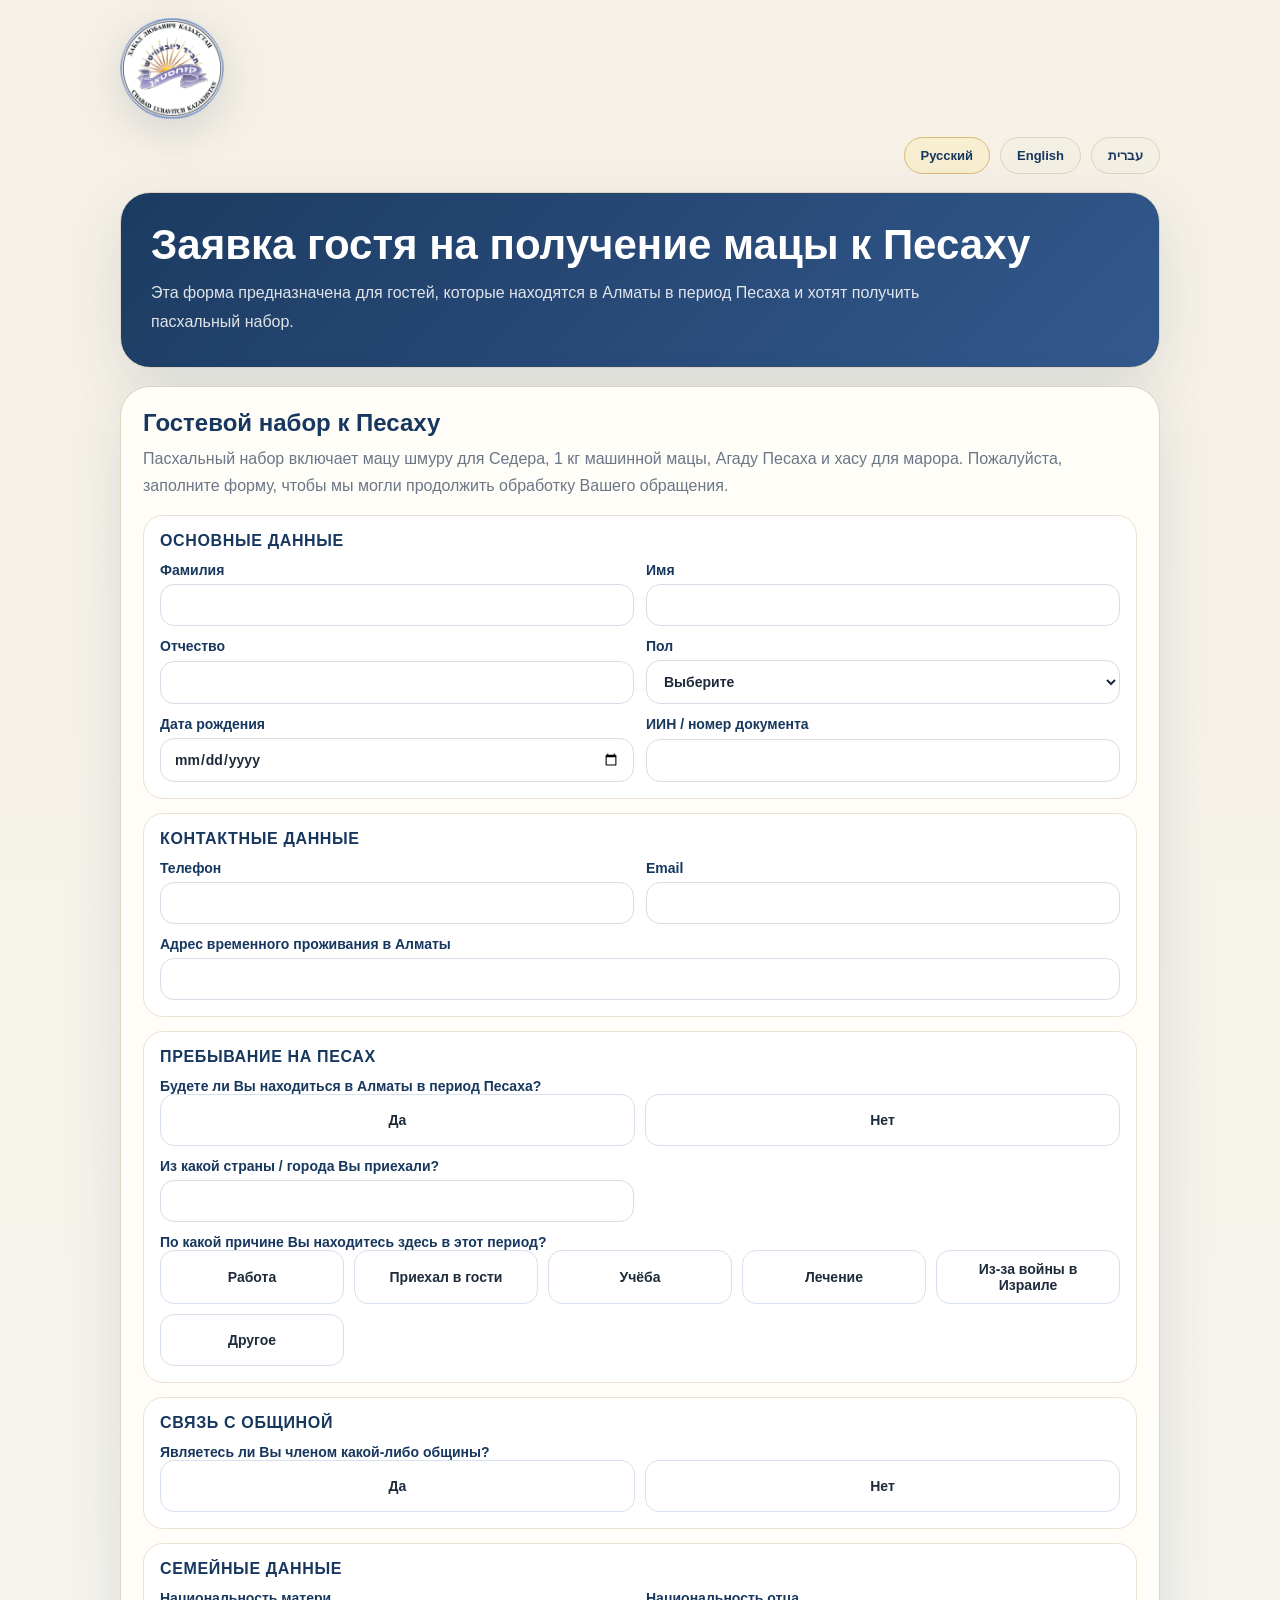
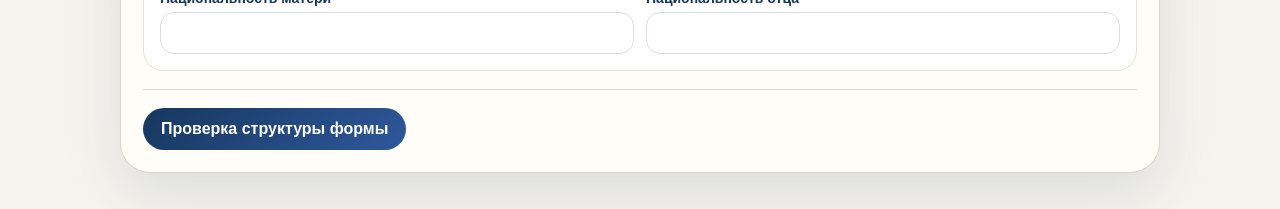
<file: public/pesach-info/guest-matzah-request.html>
<!DOCTYPE html>
<html lang="ru" dir="ltr">
<head>
  <meta charset="UTF-8">
  <meta name="viewport" content="width=device-width, initial-scale=1.0">
  <title>Гость · форма для мацы</title>
  <style>
    :root{
      --navy:#17375f;
      --gold:#c8a44d;
      --gold-soft:#f8eed2;
      --paper:#fffdf8;
      --line:#ddd4c2;
      --text:#1e2b3a;
      --muted:#6b7687;
      --shadow:0 20px 60px rgba(23,55,95,.12);
    }
    *{box-sizing:border-box}
    body{
      margin:0;
      font-family:Arial,sans-serif;
      background:linear-gradient(180deg,#f6f1e6 0%,#f6f4ee 100%);
      color:var(--text);
    }
    .page{
      width:min(1040px,calc(100vw - 24px));
      margin:18px auto 36px;
      display:grid;
      gap:18px;
    }
    .brand-row{
      display:flex;
      justify-content:flex-start;
      align-items:center;
    }
    .brand-mark{
      width:104px;
      height:auto;
      display:block;
      filter:drop-shadow(0 12px 22px rgba(23,55,95,.16));
    }
    .language-bar{
      display:flex;
      justify-content:flex-end;
      gap:10px;
    }
    .lang-btn{
      border:none;
      padding:10px 16px;
      border-radius:999px;
      background:#f4efe3;
      color:var(--navy);
      border:1px solid #ddd3bd;
      font:inherit;
      font-size:13px;
      font-weight:800;
      cursor:pointer;
    }
    .lang-btn.active{
      background:var(--gold-soft);
      border-color:#d8ba72;
    }
    .hero,.panel{
      background:var(--paper);
      border:1px solid var(--line);
      border-radius:30px;
      box-shadow:var(--shadow);
    }
    .hero{
      padding:30px;
      background:linear-gradient(135deg,rgba(23,55,95,.98),rgba(35,76,133,.92));
      color:#fff;
    }
    .hero h1{
      margin:0 0 12px;
      font-size:42px;
      line-height:1.06;
    }
    .hero p{
      margin:0;
      max-width:780px;
      line-height:1.8;
      color:rgba(255,255,255,.86);
    }
    .panel{padding:22px}
    .panel h2{margin:0 0 8px;color:var(--navy)}
    .lead{margin:0 0 16px;color:var(--muted);line-height:1.7}
    .section{
      border:1px solid #ebe2d2;
      border-radius:20px;
      padding:16px;
      background:#fff;
      margin-bottom:14px;
    }
    .section h3{
      margin:0 0 12px;
      color:var(--navy);
      font-size:16px;
      text-transform:uppercase;
      letter-spacing:.04em;
    }
    .grid{
      display:grid;
      grid-template-columns:repeat(2,minmax(0,1fr));
      gap:12px;
    }
    .full{grid-column:1/-1}
    label{
      display:grid;
      gap:6px;
      color:var(--navy);
      font-size:14px;
      font-weight:700;
    }
    input,select,textarea{
      width:100%;
      border:1px solid #d7dde8;
      border-radius:14px;
      padding:12px 13px;
      font:inherit;
      background:#fff;
      color:var(--text);
    }
    textarea{min-height:88px;resize:vertical}
    .choices{
      display:grid;
      grid-template-columns:repeat(auto-fit,minmax(170px,1fr));
      gap:10px;
    }
    .choice{position:relative}
    .choice input{
      position:absolute;
      inset:0;
      opacity:0;
      cursor:pointer;
    }
    .choice span{
      display:flex;
      align-items:center;
      justify-content:center;
      min-height:52px;
      padding:10px 12px;
      border-radius:14px;
      border:1px solid #d8e1ef;
      background:#fff;
      text-align:center;
      font-weight:700;
      color:var(--text);
    }
    .choice input:checked + span{
      background:var(--gold-soft);
      border-color:#d6b76e;
      color:var(--navy);
    }
    .hidden{display:none !important}
    .toolbar{
      display:flex;
      justify-content:space-between;
      align-items:center;
      gap:10px;
      margin-top:18px;
      padding-top:18px;
      border-top:1px solid var(--line);
    }
    .btn{
      border:none;
      border-radius:999px;
      padding:12px 18px;
      font:inherit;
      font-weight:800;
      cursor:pointer;
    }
    .btn.primary{
      background:linear-gradient(135deg,var(--navy),#2e589b);
      color:#fff;
    }
    .summary{
      margin-top:16px;
      padding:16px;
      border-radius:18px;
      background:#f4f7fb;
      border:1px solid #d9e2ef;
      color:var(--muted);
      line-height:1.7;
    }
    @media (max-width:760px){
      .grid{grid-template-columns:1fr}
      .toolbar{flex-direction:column;align-items:start}
      .hero h1{font-size:34px}
      .language-bar{justify-content:flex-start;flex-wrap:wrap}
    }
  </style>
</head>
<body>
  <main class="page">
    <div class="brand-row">
      <img src="../assets/logo/logo2%20-.png" alt="Chabad Almaty logo" class="brand-mark">
    </div>
    <div class="language-bar">
      <button class="lang-btn active" type="button" data-lang-btn="ru">Русский</button>
      <button class="lang-btn" type="button" data-lang-btn="en">English</button>
      <button class="lang-btn" type="button" data-lang-btn="he">עברית</button>
    </div>

    <section class="hero">
      <h1 data-i18n="hero_title">Форма для гостя на мацу</h1>
      <p data-i18n="hero_text">
        Рабочая живая версия формы для гостя, который не регистрируется как член общины,
        но хочет получить мацу и сопутствующий набор к Песаху.
      </p>
    </section>

    <section class="panel">
      <h2 data-i18n="panel_title">Гость · маца / агада / хаса</h2>
      <p class="lead" data-i18n="panel_intro">
        По этой форме можно собрать основные данные, понять причину пребывания в Алматы на Песах,
        пожалуйста, заполните форму внимательно и укажите все основные данные.
      </p>

      <section class="section">
        <h3 data-i18n="basic_section">Основные данные</h3>
        <div class="grid">
          <label><span data-i18n="last_name">Фамилия</span><input type="text"></label>
          <label><span data-i18n="first_name">Имя</span><input type="text"></label>
          <label><span data-i18n="middle_name">Отчество</span><input type="text"></label>
          <label><span data-i18n="gender">Пол</span>
            <select>
              <option value="" data-i18n="choose_option">Выберите</option>
              <option value="male" data-i18n="male">Мужчина</option>
              <option value="female" data-i18n="female">Женщина</option>
            </select>
          </label>
          <label><span data-i18n="birth_date">Дата рождения</span><input type="date"></label>
          <label><span data-i18n="document_id">ИИН / номер документа</span><input type="text"></label>
        </div>
      </section>

      <section class="section">
        <h3 data-i18n="contact_section">Контактные данные</h3>
        <div class="grid">
          <label><span data-i18n="phone">Телефон</span><input type="tel"></label>
          <label><span data-i18n="email">Email</span><input type="email"></label>
          <label class="full"><span data-i18n="temporary_address">Адрес временного проживания в Алматы</span><input type="text"></label>
        </div>
      </section>

      <section class="section">
        <h3 data-i18n="pesach_section">Пребывание на Песах</h3>
        <div class="grid">
          <div class="full">
            <label><span data-i18n="in_city_question">Будет ли этот человек в Алматы в период Песаха?</span></label>
            <div class="choices">
              <label class="choice"><input type="radio" name="in_city" value="yes"><span data-i18n="yes">Да</span></label>
              <label class="choice"><input type="radio" name="in_city" value="no"><span data-i18n="no">Нет</span></label>
            </div>
          </div>

          <label><span data-i18n="origin_place">Из какой страны / города он приехал?</span><input type="text"></label>

          <div class="full">
            <label><span data-i18n="reason_question">По какой причине он находится здесь в этот период?</span></label>
            <div class="choices">
              <label class="choice"><input type="radio" name="reason" value="work"><span data-i18n="reason_work">Работа</span></label>
              <label class="choice"><input type="radio" name="reason" value="guest"><span data-i18n="reason_guest">Приехал в гости</span></label>
              <label class="choice"><input type="radio" name="reason" value="study"><span data-i18n="reason_study">Учёба</span></label>
              <label class="choice"><input type="radio" name="reason" value="medical"><span data-i18n="reason_medical">Лечение</span></label>
              <label class="choice"><input type="radio" name="reason" value="war"><span data-i18n="reason_war">Из-за войны в Израиле</span></label>
              <label class="choice"><input type="radio" name="reason" value="other"><span data-i18n="reason_other">Другое</span></label>
            </div>
          </div>

          <label class="full hidden" id="otherReasonWrap"><span data-i18n="other_reason">Уточните причину</span><textarea></textarea></label>
        </div>
      </section>

      <section class="section">
        <h3 data-i18n="community_section">Связь с общиной</h3>
        <div class="grid">
          <div class="full">
            <label><span data-i18n="member_anywhere_question">Является ли этот человек членом какой-либо общины?</span></label>
            <div class="choices">
              <label class="choice"><input type="radio" name="member_anywhere" value="yes"><span data-i18n="yes">Да</span></label>
              <label class="choice"><input type="radio" name="member_anywhere" value="no"><span data-i18n="no">Нет</span></label>
            </div>
          </div>
          <div class="full hidden" id="communityElsewhereWrap">
            <div class="grid">
              <label><span data-i18n="community_city">Страна / город общины</span><input type="text"></label>
              <label><span data-i18n="community_name">Название общины</span><input type="text"></label>
              <label class="full"><span data-i18n="rabbi_details">Данные раввина</span><textarea></textarea></label>
            </div>
          </div>
        </div>
      </section>

      <section class="section">
        <h3 data-i18n="family_section">Семейные данные</h3>
        <div class="grid">
          <label><span data-i18n="mother_nationality">Национальность матери</span><input type="text"></label>
          <label><span data-i18n="father_nationality">Национальность отца</span><input type="text"></label>
        </div>
      </section>

      <div class="toolbar">
        <button class="btn primary" type="button" data-i18n="review_button">Проверка структуры формы</button>
      </div>

    </section>
  </main>

  <script>
    const CONFIG = {
      webhookUrl: "https://hook.eu1.make.com/pv7jmjdpxrw9xv5tzrmk66a0e5hshkpd",
      formType: "guest_matzah_request",
      formName: "guest_matzah_request"
    };
    const LANG = {
      ru: {
        dir: "ltr",
        title: "Гость · форма для мацы",
        hero_title: "Заявка гостя на получение мацы к Песаху",
        hero_text: "Эта форма предназначена для гостей, которые находятся в Алматы в период Песаха и хотят получить пасхальный набор.",
        panel_title: "Гостевой набор к Песаху",
        panel_intro: "Пасхальный набор включает мацу шмуру для Седера, 1 кг машинной мацы, Агаду Песаха и хасу для марора. Пожалуйста, заполните форму, чтобы мы могли продолжить обработку Вашего обращения.",
        basic_section: "Основные данные",
        last_name: "Фамилия",
        first_name: "Имя",
        middle_name: "Отчество",
        gender: "Пол",
        choose_option: "Выберите",
        male: "Мужчина",
        female: "Женщина",
        birth_date: "Дата рождения",
        document_id: "ИИН / номер документа",
        contact_section: "Контактные данные",
        phone: "Телефон",
        email: "Email",
        temporary_address: "Адрес временного проживания в Алматы",
        pesach_section: "Пребывание на Песах",
        in_city_question: "Будете ли Вы находиться в Алматы в период Песаха?",
        yes: "Да",
        no: "Нет",
        origin_place: "Из какой страны / города Вы приехали?",
        reason_question: "По какой причине Вы находитесь здесь в этот период?",
        reason_work: "Работа",
        reason_guest: "Приехал в гости",
        reason_study: "Учёба",
        reason_medical: "Лечение",
        reason_war: "Из-за войны в Израиле",
        reason_other: "Другое",
        other_reason: "Уточните причину",
        community_section: "Связь с общиной",
        member_anywhere_question: "Являетесь ли Вы членом какой-либо общины?",
        community_city: "Страна / город общины",
        community_name: "Название общины",
        rabbi_details: "Данные раввина",
        family_section: "Семейные данные",
        mother_nationality: "Национальность матери",
        father_nationality: "Национальность отца",
        review_button: "Проверка структуры формы"
      },
      en: {
        dir: "ltr",
        title: "Guest · matzah form",
        hero_title: "Guest request for a Pesach matzah package",
        hero_text: "This form is intended for guests who will be in Almaty during Pesach and would like to receive a Pesach package.",
        panel_title: "Pesach guest package",
        panel_intro: "The package includes shmurah matzah for the Seder, 1 kg of machine matzah, a Pesach Haggadah and chazeret for maror. Please fill out the form so we can continue processing your request.",
        basic_section: "Basic details",
        last_name: "Last name",
        first_name: "First name",
        middle_name: "Patronymic",
        gender: "Gender",
        choose_option: "Choose",
        male: "Male",
        female: "Female",
        birth_date: "Date of birth",
        document_id: "IIN / document number",
        contact_section: "Contact details",
        phone: "Phone",
        email: "Email",
        temporary_address: "Temporary address in Almaty",
        pesach_section: "Pesach stay",
        in_city_question: "Will you be in Almaty during Pesach?",
        yes: "Yes",
        no: "No",
        origin_place: "Which country / city did you come from?",
        reason_question: "Why are you here during this period?",
        reason_work: "Work",
        reason_guest: "Visiting",
        reason_study: "Study",
        reason_medical: "Medical treatment",
        reason_war: "War situation in Israel",
        reason_other: "Other",
        other_reason: "Please explain the reason",
        community_section: "Community connection",
        member_anywhere_question: "Are you a member of any community?",
        community_city: "Community country / city",
        community_name: "Community name",
        rabbi_details: "Rabbi details",
        family_section: "Family details",
        mother_nationality: "Mother's nationality",
        father_nationality: "Father's nationality",
        review_button: "Review form structure"
      },
      he: {
        dir: "rtl",
        title: "אורח · טופס למצה",
        hero_title: "בקשת אורח לקבלת ערכת מצה לפסח",
        hero_text: "טופס זה מיועד לאורחים השוהים באלמאטי בתקופת פסח ומבקשים לקבל ערכת פסח.",
        panel_title: "ערכת אורח לפסח",
        panel_intro: "ערכת הפסח כוללת מצה שמורה לליל הסדר, קילוגרם מצת מכונה, הגדה של פסח וחסה עבור מרור לליל הסדר. נא למלא את הטופס כדי שנוכל להמשיך בטיפול בפנייתכם.",
        basic_section: "פרטים מרכזיים",
        last_name: "שם משפחה",
        first_name: "שם פרטי",
        middle_name: "אוצ'סטבה",
        gender: "מין",
        choose_option: "יש לבחור",
        male: "בן",
        female: "בת",
        birth_date: "תאריך לידה",
        document_id: "IIN / מספר מסמך",
        contact_section: "פרטי יצירת קשר",
        phone: "טלפון",
        email: "אימייל",
        temporary_address: "כתובת זמנית באלמאטי",
        pesach_section: "שהייה בפסח",
        in_city_question: "האם תהיו באלמאטי בתקופת פסח?",
        yes: "כן",
        no: "לא",
        origin_place: "מאיזו מדינה / עיר הגעתם?",
        reason_question: "מהי סיבת שהותכם כאן בתקופה זו?",
        reason_work: "עבודה",
        reason_guest: "להתארח",
        reason_study: "לימודים",
        reason_medical: "רפואה",
        reason_war: "מצב המלחמה בישראל",
        reason_other: "אחר",
        other_reason: "נא לפרט את הסיבה",
        community_section: "קשר לקהילה",
        member_anywhere_question: "האם אתם חברים בקהילה כלשהי?",
        community_city: "מדינה / עיר של הקהילה",
        community_name: "שם הקהילה",
        rabbi_details: "פרטי הרב",
        family_section: "פרטי משפחה",
        mother_nationality: "הלאום של האם",
        father_nationality: "הלאום של האב",
        review_button: "בדיקת מבנה הטופס"
      }
    };

    let currentLang = "ru";
    const reasonInputs = document.querySelectorAll('input[name="reason"]');
    const memberAnywhereInputs = document.querySelectorAll('input[name="member_anywhere"]');
    const otherReasonWrap = document.getElementById("otherReasonWrap");
    const communityElsewhereWrap = document.getElementById("communityElsewhereWrap");
    const langButtons = document.querySelectorAll("[data-lang-btn]");
    const submitBtn = document.querySelector(".toolbar .btn.primary");
    const statusBox = document.querySelector(".summary");

    if (submitBtn) submitBtn.textContent = "Отправить форму";
    if (statusBox) statusBox.textContent = "Форма готова к отправке.";

    function setStatus(message, isError = false) {
      if (!statusBox) return;
      statusBox.textContent = message;
      statusBox.style.color = isError ? "#9a4444" : "";
      statusBox.style.borderColor = isError ? "#efcaca" : "#d9e2ef";
      statusBox.style.background = isError ? "#fff4f4" : "#f4f7fb";
    }

    function buildPayload() {
      const sections = document.querySelectorAll(".panel .section");
      const basic = sections[0];
      const contact = sections[1];
      const pesach = sections[2];
      const community = sections[3];
      const family = sections[4];
      const submittedAt = new Date().toISOString();
      const groupFormId = "GUEST-" + submittedAt.replace(/[-:TZ.]/g, "").slice(0, 14);

      const basicInputs = basic.querySelectorAll("input, select");
      const contactInputs = contact.querySelectorAll("input");
      const communityInputs = community.querySelectorAll("input, textarea");
      const familyInputs = family.querySelectorAll("input");

      return {
        form_details: {
          form_type: CONFIG.formType,
          form_name: CONFIG.formName,
          source: "guest_matzah_request_form",
          group_form_id: groupFormId,
          registration_id: groupFormId,
          submitted_at: submittedAt,
          people_count: 1,
          language: currentLang
        },
        attendees: [
          {
            person_index: 1,
            is_primary_person: true,
            personal_details: {
              last_name: basicInputs[0]?.value || "",
              first_name: basicInputs[1]?.value || "",
              middle_name: basicInputs[2]?.value || "",
              gender: basicInputs[3]?.value || "",
              birth_date: basicInputs[4]?.value || "",
              iin_or_document: basicInputs[5]?.value || ""
            },
            contact_details: {
              phone: contactInputs[0]?.value || "",
              email: contactInputs[1]?.value || "",
              temporary_address: contactInputs[2]?.value || ""
            },
            pesach_context: {
              in_city: document.querySelector('input[name="in_city"]:checked')?.value || "",
              origin_place: pesach.querySelectorAll("input")[0]?.value || "",
              reason: document.querySelector('input[name="reason"]:checked')?.value || "",
              reason_other: pesach.querySelector("textarea")?.value || ""
            },
            community_context: {
              member_anywhere: document.querySelector('input[name="member_anywhere"]:checked')?.value || "",
              community_city: communityInputs[0]?.value || "",
              community_name: communityInputs[1]?.value || "",
              rabbi_details: communityInputs[2]?.value || ""
            },
            family_context: {
              mother_nationality: familyInputs[0]?.value || "",
              father_nationality: familyInputs[1]?.value || ""
            }
          }
        ]
      };
    }

    async function handleSubmit() {
      const payload = buildPayload();
      setStatus("Отправляем данные...");
      if (submitBtn) submitBtn.disabled = true;
      try {
        const response = await fetch(CONFIG.webhookUrl, {
          method: "POST",
          headers: { "Content-Type": "application/json" },
          body: JSON.stringify(payload)
        });
        if (!response.ok) throw new Error("HTTP " + response.status);
        setStatus("Форма успешно отправлена.");
        window.location.href = "../success.html";
      } catch (error) {
        setStatus("Не удалось отправить форму: " + error.message, true);
      } finally {
        if (submitBtn) submitBtn.disabled = false;
      }
    }

    function applyTranslations() {
      const t = LANG[currentLang];
      document.documentElement.lang = currentLang;
      document.documentElement.dir = t.dir;
      document.title = t.title;
      document.querySelectorAll("[data-i18n]").forEach((el) => {
        const key = el.dataset.i18n;
        if (t[key]) el.textContent = t[key];
      });
      langButtons.forEach((btn) => btn.classList.toggle("active", btn.dataset.langBtn === currentLang));
    }

    function setLanguage(lang) {
      currentLang = lang;
      applyTranslations();
    }

    reasonInputs.forEach((input) => {
      input.addEventListener("change", () => {
        otherReasonWrap.classList.toggle("hidden", input.value !== "other" || !input.checked);
      });
    });

    memberAnywhereInputs.forEach((input) => {
      input.addEventListener("change", () => {
        communityElsewhereWrap.classList.toggle("hidden", input.value !== "yes" || !input.checked);
      });
    });

    langButtons.forEach((btn) => {
      btn.addEventListener("click", () => setLanguage(btn.dataset.langBtn));
    });

    if (submitBtn) submitBtn.addEventListener("click", handleSubmit);
    applyTranslations();
  </script>
</body>
</html>
</file>
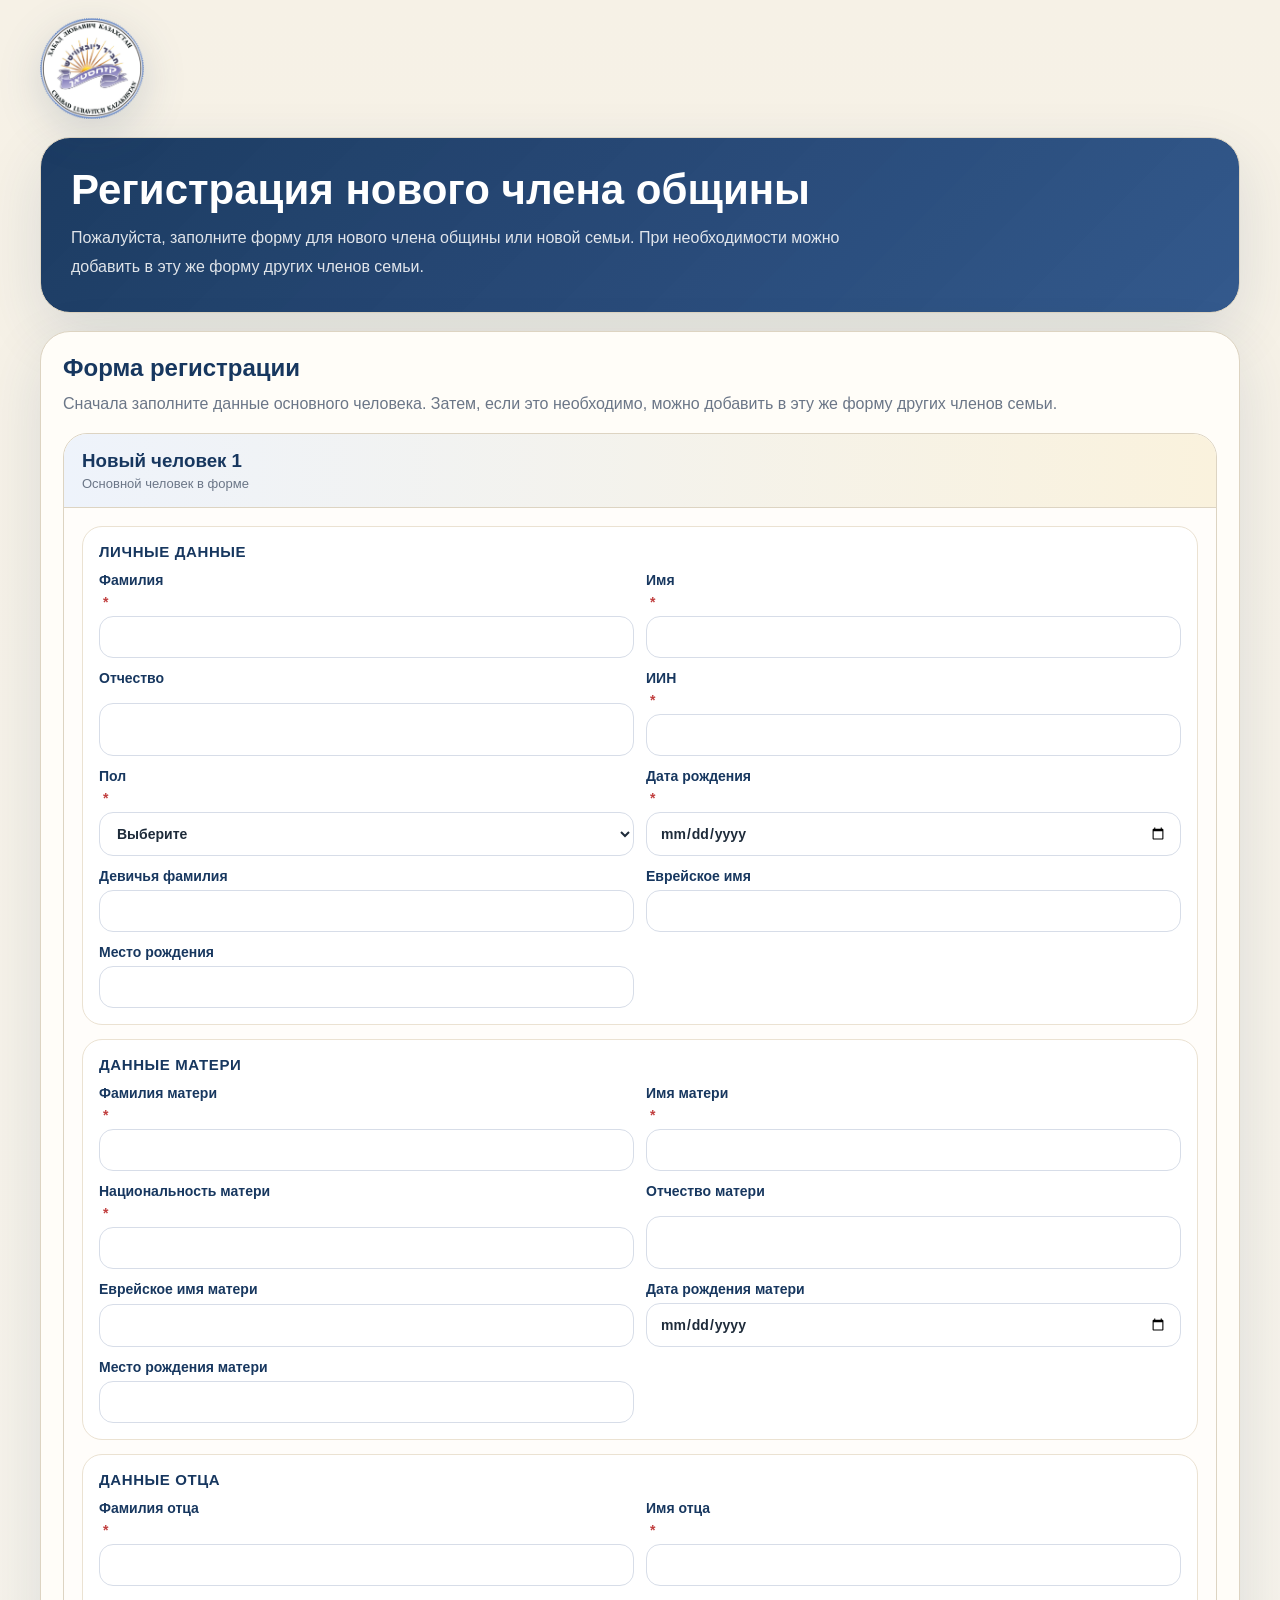
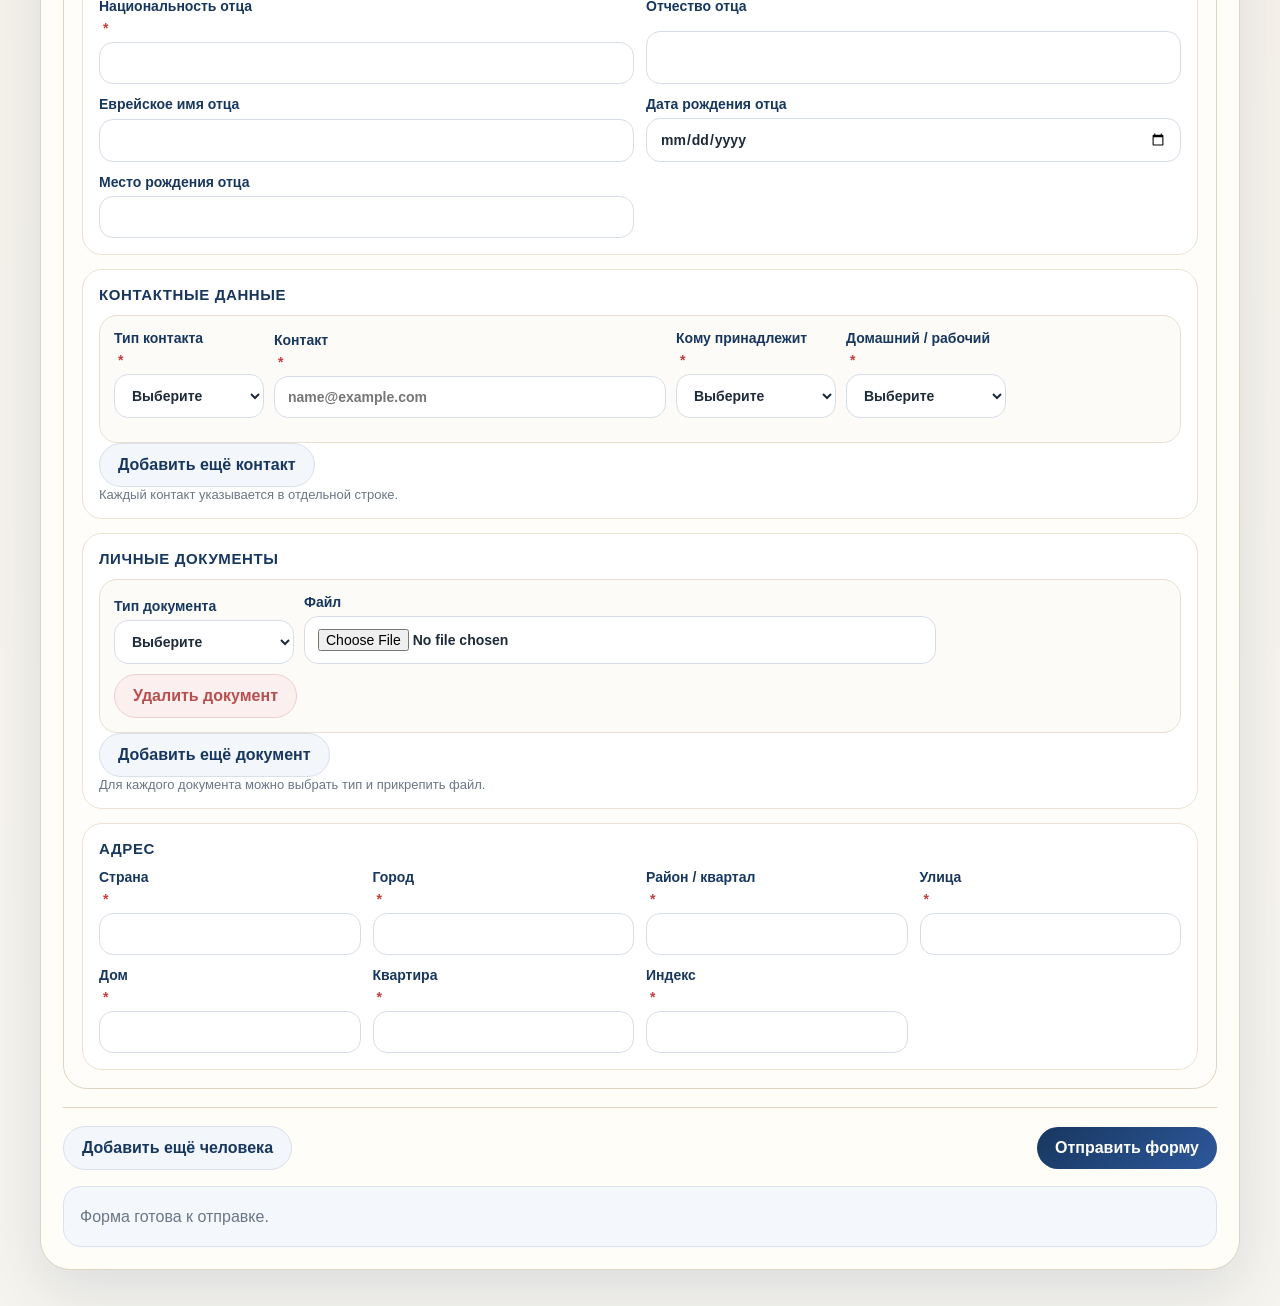
<file: public/pesach-info/new-member-registration.html>
<!DOCTYPE html>
<html lang="ru" dir="ltr">
<head>
  <meta charset="UTF-8">
  <meta name="viewport" content="width=device-width, initial-scale=1.0">
  <title>Новый член общины · живая форма</title>
  <style>
    :root{
      --navy:#17375f;
      --gold:#c8a44d;
      --gold-soft:#f8eed2;
      --paper:#fffdf8;
      --line:#ddd4c2;
      --text:#1e2b3a;
      --muted:#6b7687;
      --shadow:0 20px 60px rgba(23,55,95,.12);
      --danger:#b84f4f;
    }
    *{box-sizing:border-box}
    body{
      margin:0;
      font-family:Arial,sans-serif;
      background:linear-gradient(180deg,#f6f1e6 0%,#f6f4ee 100%);
      color:var(--text);
    }
    .page{
      width:min(1200px,calc(100vw - 24px));
      margin:18px auto 36px;
      display:grid;
      gap:18px;
    }
    .brand-row{
      display:flex;
      justify-content:flex-start;
      align-items:center;
    }
    .brand-mark{
      width:104px;
      height:auto;
      display:block;
      filter:drop-shadow(0 12px 22px rgba(23,55,95,.16));
    }
    .hero,.panel{
      background:var(--paper);
      border:1px solid var(--line);
      border-radius:30px;
      box-shadow:var(--shadow);
    }
    .hero{
      padding:30px;
      background:linear-gradient(135deg,rgba(23,55,95,.98),rgba(35,76,133,.92));
      color:#fff;
    }
    .hero h1{
      margin:0 0 12px;
      font-size:42px;
      line-height:1.06;
    }
    .hero p{
      margin:0;
      max-width:820px;
      line-height:1.8;
      color:rgba(255,255,255,.86);
    }
    .panel{padding:22px}
    .panel h2{margin:0 0 8px;color:var(--navy)}
    .lead{margin:0 0 16px;color:var(--muted);line-height:1.7}
    .card{
      border:1px solid var(--line);
      border-radius:24px;
      overflow:hidden;
      margin-bottom:16px;
      background:#fffdfa;
    }
    .card-head{
      padding:16px 18px;
      background:linear-gradient(90deg,#eef3fb,#faf2dd);
      border-bottom:1px solid var(--line);
      display:flex;
      justify-content:space-between;
      align-items:center;
      gap:12px;
    }
    .card-head h3{margin:0;color:var(--navy)}
    .card-head p{margin:4px 0 0;color:var(--muted);font-size:13px}
    .card-body{
      padding:18px;
      display:grid;
      gap:14px;
    }
    .section{
      border:1px solid #ebe2d2;
      border-radius:20px;
      padding:16px;
      background:#fff;
    }
    .section h4{
      margin:0 0 12px;
      color:var(--navy);
      font-size:15px;
      text-transform:uppercase;
      letter-spacing:.04em;
    }
    .grid{
      display:grid;
      grid-template-columns:repeat(2,minmax(0,1fr));
      gap:12px;
    }
    .grid.address{grid-template-columns:repeat(4,minmax(0,1fr))}
    .full{grid-column:1/-1}
    label{
      display:grid;
      gap:6px;
      color:var(--navy);
      font-size:14px;
      font-weight:700;
    }
    input,select,textarea{
      width:100%;
      border:1px solid #d7dde8;
      border-radius:14px;
      padding:12px 13px;
      font:inherit;
      background:#fff;
      color:var(--text);
    }
    textarea{min-height:88px;resize:vertical}
    .req{
      color:#c13f3f;
      font-weight:800;
      margin-inline:4px 6px;
      display:inline-block;
    }
    .choices{
      display:grid;
      grid-template-columns:repeat(auto-fit,minmax(180px,1fr));
      gap:10px;
    }
    .choice{position:relative}
    .choice input{
      position:absolute;
      inset:0;
      opacity:0;
      cursor:pointer;
    }
    .choice span{
      display:flex;
      align-items:center;
      justify-content:center;
      min-height:50px;
      padding:10px 12px;
      border-radius:14px;
      border:1px solid #d8e1ef;
      background:#fff;
      text-align:center;
      font-weight:700;
      color:var(--text);
    }
    .choice input:checked + span{
      background:var(--gold-soft);
      border-color:#d6b76e;
      color:var(--navy);
    }
    .hidden{display:none !important}
    .contact-item{
      border:1px solid #e8dfd1;
      border-radius:18px;
      padding:14px;
      margin-bottom:10px;
      background:#fcfbf8;
    }
    .contact-item:last-child{margin-bottom:0}
    .contact-grid{
      display:grid;
      grid-template-columns:150px minmax(0,1fr) 160px 160px 150px;
      gap:10px;
      align-items:end;
    }
    .document-grid{
      display:grid;
      grid-template-columns:180px minmax(0,1fr) 220px;
      gap:10px;
      align-items:end;
    }
    .toolbar{
      display:flex;
      flex-wrap:wrap;
      gap:10px;
      justify-content:space-between;
      align-items:center;
      margin-top:18px;
      padding-top:18px;
      border-top:1px solid var(--line);
    }
    .btn{
      border:none;
      border-radius:999px;
      padding:12px 18px;
      font:inherit;
      font-weight:800;
      cursor:pointer;
    }
    .btn.primary{
      background:linear-gradient(135deg,var(--navy),#2e589b);
      color:#fff;
    }
    .btn.ghost{
      background:#f3f6fb;
      color:var(--navy);
      border:1px solid #d8e0ec;
    }
    .btn.danger{
      background:#fbefef;
      color:var(--danger);
      border:1px solid #efcfcf;
    }
    .summary{
      margin-top:16px;
      padding:16px;
      border-radius:18px;
      background:#f4f7fb;
      border:1px solid #d9e2ef;
      color:var(--muted);
      line-height:1.7;
    }
    .note{font-size:13px;color:var(--muted)}
    @media (max-width:900px){
      .grid,.grid.address,.contact-grid,.document-grid{grid-template-columns:1fr}
    }
    @media (max-width:760px){
      .toolbar,.card-head{flex-direction:column;align-items:start}
      .hero h1{font-size:34px}
    }
  </style>
</head>
<body>
  <main class="page">
    <div class="brand-row">
      <img src="../assets/logo/logo2%20-.png" alt="Chabad Almaty logo" class="brand-mark">
    </div>
    <section class="hero">
      <h1>Новая регистрация в общину</h1>
      <p>
        Пожалуйста, заполните форму для нового члена общины или новой семьи.
        При необходимости можно добавить в эту же форму других членов семьи.
      </p>
    </section>

    <section class="panel">
      <h2>Форма для нового члена общины</h2>
      <p class="lead">
        Сначала заполните данные основного человека. Затем, если это необходимо, можно добавить в эту же форму других членов семьи.
        Для каждого человека предусмотрен отдельный блок с полями.
      </p>

      <div id="people"></div>

      <div class="toolbar">
        <button class="btn ghost" type="button" id="addPerson">Добавить ещё человека</button>
        <button class="btn primary" type="button">Проверка структуры формы</button>
      </div>

      <div class="summary">
        Пожалуйста, внимательно заполните все необходимые данные перед отправкой формы.
      </div>
    </section>
  </main>

  <template id="personTemplate">
    <article class="card">
      <div class="card-head">
        <div>
          <h3 data-title>Новый человек 1</h3>
          <p data-subtitle>Основной человек в форме</p>
        </div>
        <button class="btn danger hidden" type="button" data-remove-person>Удалить</button>
      </div>
      <div class="card-body">
        <section class="section hidden" data-relationship-wrap>
          <h4>Связь с первым человеком</h4>
          <div class="grid">
            <label class="full">
              Как этот человек связан с первым человеком в форме?
              <select data-field="relationship">
                <option value="">Выберите вариант</option>
                <option value="spouse">Супруг / супруга</option>
                <option value="son">Сын</option>
                <option value="daughter">Дочь</option>
                <option value="mother">Мать</option>
                <option value="father">Отец</option>
                <option value="brother">Брат</option>
                <option value="sister">Сестра</option>
                <option value="other_relative">Другой родственник</option>
              </select>
            </label>
          </div>
        </section>

        <section class="section">
          <h4>Адрес</h4>
          <div class="grid address" data-address-grid>
            <label>Страна<input type="text" data-field="country"></label>
            <label>Город<input type="text" data-field="city"></label>
            <label>Район / квартал<input type="text" data-field="neighborhood"></label>
            <label>Улица<input type="text" data-field="street"></label>
            <label>Дом<input type="text" data-field="house"></label>
            <label>Квартира<input type="text" data-field="apartment"></label>
            <label>Индекс<input type="text" data-field="postal_code"></label>
          </div>
        </section>

        <section class="section hidden" data-same-address-wrap>
          <h4>Адрес этого человека</h4>
          <div class="choices">
            <label class="choice">
              <input type="radio" data-field="same_address" value="yes">
              <span>Этот человек живёт по тому же адресу</span>
            </label>
            <label class="choice">
              <input type="radio" data-field="same_address" value="no">
              <span>У этого человека другой адрес</span>
            </label>
          </div>
        </section>

        <section class="section hidden" data-secondary-address-wrap>
          <h4>Отдельный адрес этого человека</h4>
          <div class="grid address">
            <label>Страна<input type="text" data-field="country_secondary"></label>
            <label>Город<input type="text" data-field="city_secondary"></label>
            <label>Район / квартал<input type="text" data-field="neighborhood_secondary"></label>
            <label>Улица<input type="text" data-field="street_secondary"></label>
            <label>Дом<input type="text" data-field="house_secondary"></label>
            <label>Квартира<input type="text" data-field="apartment_secondary"></label>
            <label>Индекс<input type="text" data-field="postal_code_secondary"></label>
          </div>
        </section>

        <section class="section">
          <h4>Личные данные</h4>
          <div class="grid">
            <label>Фамилия<input type="text" data-field="last_name"></label>
            <label>Имя<input type="text" data-field="first_name"></label>
            <label>Отчество<input type="text" data-field="middle_name"></label>
            <label>ИИН<input type="text" data-field="iin"></label>
            <label>Пол
              <select data-field="gender">
                <option value="">Выберите</option>
                <option value="male">Мужчина</option>
                <option value="female">Женщина</option>
              </select>
            </label>
            <label>Дата рождения<input type="date" data-field="birth_date"></label>
            <label>Девичья фамилия<input type="text" data-field="maiden_name"></label>
            <label>Еврейское имя<input type="text" data-field="jewish_name"></label>
            <label>Место рождения<input type="text" data-field="birth_place"></label>
          </div>
        </section>

        <section class="section">
          <h4>Данные матери</h4>
          <div class="grid">
            <label>Фамилия матери<input type="text" data-field="mother_last_name"></label>
            <label>Имя матери<input type="text" data-field="mother_first_name"></label>
            <label>?????????????? ??????<input type="text" data-field="mother_nationality"></label>
            <label>Отчество матери<input type="text" data-field="mother_middle_name"></label>
            <label>Еврейское имя матери<input type="text" data-field="mother_jewish_name"></label>
            <label>Дата рождения матери<input type="date" data-field="mother_birth_date"></label>
            <label>Место рождения матери<input type="text" data-field="mother_birth_place"></label>
          </div>
        </section>

        <section class="section">
          <h4>Данные отца</h4>
          <div class="grid">
            <label>Фамилия отца<input type="text" data-field="father_last_name"></label>
            <label>Имя отца<input type="text" data-field="father_first_name"></label>
            <label>?????????????? ????<input type="text" data-field="father_nationality"></label>
            <label>Отчество отца<input type="text" data-field="father_middle_name"></label>
            <label>Еврейское имя отца<input type="text" data-field="father_jewish_name"></label>
            <label>Дата рождения отца<input type="date" data-field="father_birth_date"></label>
            <label>Место рождения отца<input type="text" data-field="father_birth_place"></label>
          </div>
        </section>

        <section class="section">
          <h4>Контактные данные</h4>
          <div data-contact-list></div>
          <button class="btn ghost" type="button" data-add-contact>Добавить ещё контакт</button>
          <div class="note">Каждый контакт указывается в отдельной строке.</div>
        </section>
        <section class="section">
          <h4>Личные документы</h4>
          <div data-document-list></div>
          <button class="btn ghost" type="button" data-add-document>Добавить ещё документ</button>
          <div class="note">Для каждого документа можно выбрать тип и прикрепить файл.</div>
        </section>
      </div>
    </article>
  </template>

  <template id="contactTemplate">
    <div class="contact-item">
      <div class="contact-grid">
        <label>
          Тип контакта
          <select data-contact-field="kind">
            <option value="">Выберите</option>
            <option value="phone">Телефон</option>
            <option value="email">Email</option>
          </select>
        </label>
        <label>
          Контакт
          <input type="text" data-contact-field="value" placeholder="Например: 77015551234 или name@example.com">
        </label>
        <label>
          Кому принадлежит
          <select data-contact-field="owner_type">
            <option value="">Выберите</option>
            <option value="self">Ему самому / ей самой</option>
            <option value="parent">Родителю</option>
            <option value="family">Члену семьи</option>
          </select>
        </label>
        <label data-whatsapp-wrap>
          WhatsApp
          <select data-contact-field="whatsapp">
            <option value="">Выберите</option>
            <option value="yes">Да</option>
            <option value="no">Нет</option>
          </select>
        </label>
        <label>
          Домашний / рабочий
          <select data-contact-field="usage_type">
            <option value="">Выберите</option>
            <option value="home">Домашний</option>
            <option value="work">Рабочий</option>
          </select>
        </label>
      </div>
      <div style="margin-top:10px;">
        <button class="btn danger" type="button" data-remove-contact>Удалить контакт</button>
      </div>
    </div>
  </template>

  <template id="documentTemplate">
    <div class="contact-item">
      <div class="document-grid">
        <label>
          Тип документа
          <select data-document-field="kind">
            <option value="">Выберите</option>
            <option value="identity_card">Удостоверение личности</option>
            <option value="birth_certificate">Свидетельство о рождении</option>
            <option value="marriage_certificate">Свидетельство о браке</option>
            <option value="conversion_certificate">Свидетельство о гиюре</option>
            <option value="other">Другой документ</option>
          </select>
        </label>
        <label class="hidden" data-document-other-wrap>
          Уточните, какой это документ
          <input type="text" data-document-field="kind_other">
        </label>
        <label>
          Файл
          <input type="file" data-document-field="file" accept=".pdf,.jpg,.jpeg,.png,.heic,.webp">
        </label>
      </div>
      <div style="margin-top:10px;">
        <button class="btn danger" type="button" data-remove-document>Удалить документ</button>
      </div>
    </div>
  </template>

  <script>
    const CONFIG = {
      webhookUrl: "https://hook.eu1.make.com/pv7jmjdpxrw9xv5tzrmk66a0e5hshkpd",
      formType: "new_member_registration",
      formName: "new_member_registration"
    };
    const people = document.getElementById("people");
    const personTemplate = document.getElementById("personTemplate");
    const contactTemplate = document.getElementById("contactTemplate");
    const documentTemplate = document.getElementById("documentTemplate");
    const addPersonBtn = document.getElementById("addPerson");
    const submitBtn = document.querySelector(".toolbar .btn.primary");
    const statusBox = document.querySelector(".summary");

    const heroTitle = document.querySelector(".hero h1");
    const heroText = document.querySelector(".hero p");
    const panelTitle = document.querySelector(".panel h2");
    const panelLead = document.querySelector(".panel .lead");
    const contactNote = document.querySelector(".note");

    if (heroTitle) heroTitle.textContent = "Регистрация нового члена общины";
    if (heroText) heroText.textContent = "Пожалуйста, заполните форму для нового члена общины или новой семьи. При необходимости можно добавить в эту же форму других членов семьи.";
    if (panelTitle) panelTitle.textContent = "Форма регистрации";
    if (panelLead) panelLead.textContent = "Сначала заполните данные основного человека. Затем, если это необходимо, можно добавить в эту же форму других членов семьи.";
    if (contactNote) contactNote.textContent = "Каждый контакт указывается в отдельной строке.";
    if (submitBtn) submitBtn.textContent = "Отправить форму";
    if (statusBox) statusBox.textContent = "Форма готова к отправке.";

    function setStatus(message, isError = false) {
      if (!statusBox) return;
      statusBox.textContent = message;
      statusBox.style.color = isError ? "#9a4444" : "";
      statusBox.style.borderColor = isError ? "#efcaca" : "#d9e2ef";
      statusBox.style.background = isError ? "#fff4f4" : "#f4f7fb";
    }

    let personCounter = 0;
    function makePersonId() {
      personCounter += 1;
      return "new_member_person_" + personCounter;
    }

    function ensureRequiredMarker(target) {
      if (!target || target.querySelector(".req")) return;
      const marker = document.createElement("span");
      marker.className = "req";
      marker.textContent = "*";
      const fieldControl = target.querySelector("input, select, textarea");
      if (fieldControl) {
        target.insertBefore(marker, fieldControl);
      } else {
        target.appendChild(marker);
      }
    }

    function setLabelPrefix(input, text) {
      const label = input?.closest("label");
      if (!label) return;
      const textNode = Array.from(label.childNodes).find((node) => node.nodeType === Node.TEXT_NODE);
      if (textNode) textNode.textContent = text;
    }

    function applyRequiredMarkers(card) {
      [
        '[data-field="last_name"]',
        '[data-field="first_name"]',
        '[data-field="iin"]',
        '[data-field="gender"]',
        '[data-field="birth_date"]',
        '[data-field="country"]',
        '[data-field="city"]',
        '[data-field="neighborhood"]',
        '[data-field="street"]',
        '[data-field="house"]',
        '[data-field="apartment"]',
        '[data-field="postal_code"]',
        '[data-field="mother_last_name"]',
        '[data-field="mother_first_name"]',
        '[data-field="mother_nationality"]',
        '[data-field="father_last_name"]',
        '[data-field="father_first_name"]',
        '[data-field="father_nationality"]'
      ].forEach((selector) => {
        const input = card.querySelector(selector);
        if (!input) return;
        input.required = true;
        const label = input.closest("label");
        if (label) ensureRequiredMarker(label);
      });

      const relationshipInput = card.querySelector('[data-field="relationship"]');
      const relationshipWrap = card.querySelector("[data-relationship-wrap]");
      if (relationshipInput && relationshipWrap && !relationshipWrap.classList.contains("hidden")) {
        relationshipInput.required = true;
        const label = relationshipInput.closest("label");
        if (label) ensureRequiredMarker(label);
      }

      const sameAddressWrap = card.querySelector("[data-same-address-wrap]");
      const sameAddressInputs = card.querySelectorAll('[data-field="same_address"]');
      if (sameAddressWrap && !sameAddressWrap.classList.contains("hidden")) {
        sameAddressInputs.forEach((input) => {
          input.required = true;
        });
        const heading = sameAddressWrap.querySelector("h4");
        if (heading) ensureRequiredMarker(heading);
      }

      const selectedSameAddress = card.querySelector('[data-field="same_address"]:checked')?.value || "";
      [
        '[data-field="country_secondary"]',
        '[data-field="city_secondary"]',
        '[data-field="neighborhood_secondary"]',
        '[data-field="street_secondary"]',
        '[data-field="house_secondary"]',
        '[data-field="apartment_secondary"]',
        '[data-field="postal_code_secondary"]'
      ].forEach((selector) => {
        const input = card.querySelector(selector);
        if (!input) return;
        input.required = selectedSameAddress === "no";
        const label = input.closest("label");
        if (label) ensureRequiredMarker(label);
      });
    }

    function valuesFrom(scope) {
      const result = {};
      scope.querySelectorAll("[data-field]").forEach((input) => {
        if ((input.type === "radio" || input.type === "checkbox") && !input.checked) return;
        result[input.dataset.field] = input.type === "checkbox" ? !!input.checked : input.value;
      });
      return result;
    }

    function contactsFrom(card) {
      return Array.from(card.querySelectorAll("[data-contact-list] .contact-item")).map((item) => {
        const contact = {};
        item.querySelectorAll("[data-contact-field]").forEach((input) => {
          contact[input.dataset.contactField] = input.value || "";
        });
        return contact;
      });
    }

    function readFileAsDataUrl(file) {
      return new Promise((resolve, reject) => {
        const reader = new FileReader();
        reader.onload = () => resolve(reader.result || "");
        reader.onerror = () => reject(new Error("Не удалось прочитать файл."));
        reader.readAsDataURL(file);
      });
    }

    async function documentsFrom(card) {
      const items = Array.from(card.querySelectorAll("[data-document-list] .contact-item"));
      const documents = [];

      for (const item of items) {
        const kind = item.querySelector('[data-document-field="kind"]')?.value || "";
        const kindOther = item.querySelector('[data-document-field="kind_other"]')?.value || "";
        const fileInput = item.querySelector('[data-document-field="file"]');
        const file = fileInput?.files?.[0];

        if (!kind && !kindOther && !file) continue;

        documents.push({
          kind,
          kind_other: kind === "other" ? kindOther : "",
          file_name: file?.name || "",
          file_type: file?.type || "",
          file_size: file?.size || 0,
          file_data_url: file ? await readFileAsDataUrl(file) : ""
        });
      }

      return documents;
    }

    function syncContactItem(item) {
      const kindInput = item.querySelector('[data-contact-field="kind"]');
      const valueInput = item.querySelector('[data-contact-field="value"]');
      const ownerInput = item.querySelector('[data-contact-field="owner_type"]');
      const whatsappWrap = item.querySelector("[data-whatsapp-wrap]");
      const whatsappInput = item.querySelector('[data-contact-field="whatsapp"]');
      const usageInput = item.querySelector('[data-contact-field="usage_type"]');
      const kind = kindInput?.value || "";
      const isPhone = kind === "phone";

      if (kindInput) kindInput.required = true;
      if (kindInput?.closest("label")) ensureRequiredMarker(kindInput.closest("label"));
      if (valueInput) {
        valueInput.required = true;
        valueInput.type = isPhone ? "tel" : "email";
        valueInput.placeholder = isPhone ? "Например: 77015551234" : "name@example.com";
        if (valueInput.closest("label")) ensureRequiredMarker(valueInput.closest("label"));
      }
      if (ownerInput) {
        ownerInput.required = true;
        if (ownerInput.closest("label")) ensureRequiredMarker(ownerInput.closest("label"));
      }
      if (usageInput) {
        usageInput.required = true;
        if (usageInput.closest("label")) ensureRequiredMarker(usageInput.closest("label"));
      }
      if (whatsappWrap) whatsappWrap.classList.toggle("hidden", !isPhone);
      if (whatsappInput) {
        whatsappInput.required = isPhone;
        if (!isPhone) whatsappInput.value = "";
        if (isPhone && whatsappInput.closest("label")) ensureRequiredMarker(whatsappInput.closest("label"));
      }
    }

    function syncContactSection(card) {
      const items = Array.from(card.querySelectorAll("[data-contact-list] .contact-item"));
      items.forEach((item, index) => {
        syncContactItem(item);
        const removeBtn = item.querySelector("[data-remove-contact]");
        const isProtected = card.dataset.personId && card === people.querySelector(".card") && index === 0;
        if (removeBtn) {
          removeBtn.disabled = isProtected;
          removeBtn.classList.toggle("hidden", isProtected);
        }
      });
    }

    async function buildPayload() {
      const submittedAt = new Date().toISOString();
      const groupFormId = "NMR-" + submittedAt.replace(/[-:TZ.]/g, "").slice(0, 14);
      const attendees = await Promise.all(Array.from(people.querySelectorAll(".card")).map(async (card, index) => {
        const values = valuesFrom(card);
        return {
          person_index: index + 1,
          is_primary_person: index === 0,
          relationship_to_primary: index === 0 ? null : (values.relationship || ""),
          same_address_as_primary: index === 0 ? null : (values.same_address || ""),
          address: {
            country: values.country || "",
            city: values.city || "",
            neighborhood: values.neighborhood || "",
            street: values.street || "",
            house: values.house || "",
            apartment: values.apartment || "",
            postal_code: values.postal_code || ""
          },
          secondary_address: index === 0 ? null : {
            country: values.country_secondary || "",
            city: values.city_secondary || "",
            neighborhood: values.neighborhood_secondary || "",
            street: values.street_secondary || "",
            house: values.house_secondary || "",
            apartment: values.apartment_secondary || "",
            postal_code: values.postal_code_secondary || ""
          },
          personal_details: {
            last_name: values.last_name || "",
            first_name: values.first_name || "",
            middle_name: values.middle_name || "",
            iin: values.iin || "",
            gender: values.gender || "",
            birth_date: values.birth_date || "",
            maiden_name: values.maiden_name || "",
            jewish_name: values.jewish_name || "",
            birth_place: values.birth_place || "",
            mother_nationality: values.mother_nationality || "",
            father_nationality: values.father_nationality || ""
          },
          mother: {
            last_name: values.mother_last_name || "",
            first_name: values.mother_first_name || "",
            middle_name: values.mother_middle_name || "",
            jewish_name: values.mother_jewish_name || "",
            birth_date: values.mother_birth_date || "",
            birth_place: values.mother_birth_place || ""
          },
          father: {
            last_name: values.father_last_name || "",
            first_name: values.father_first_name || "",
            middle_name: values.father_middle_name || "",
            jewish_name: values.father_jewish_name || "",
            birth_date: values.father_birth_date || "",
            birth_place: values.father_birth_place || ""
          },
          contacts: contactsFrom(card),
          documents: await documentsFrom(card)
        };
      }));

      return {
        form_details: {
          form_type: CONFIG.formType,
          form_name: CONFIG.formName,
          source: "new_member_registration_form",
          group_form_id: groupFormId,
          registration_id: groupFormId,
          submitted_at: submittedAt,
          people_count: attendees.length
        },
        attendees
      };
    }

    async function handleSubmit() {
      const errors = validateForm();
      if (errors.length) {
        setStatus(errors[0], true);
        return;
      }
      const payload = await buildPayload();
      setStatus("Отправляем данные...");
      if (submitBtn) submitBtn.disabled = true;
      try {
        const response = await fetch(CONFIG.webhookUrl, {
          method: "POST",
          headers: { "Content-Type": "application/json" },
          body: JSON.stringify(payload)
        });
        if (!response.ok) throw new Error("HTTP " + response.status);
        setStatus("Форма успешно отправлена.");
        window.location.href = "../success.html";
      } catch (error) {
        setStatus("Не удалось отправить форму: " + error.message, true);
      } finally {
        if (submitBtn) submitBtn.disabled = false;
      }
    }

    function addContact(card) {
      const contactList = card.querySelector("[data-contact-list]");
      const fragment = contactTemplate.content.cloneNode(true);
      contactList.appendChild(fragment);
      syncContactSection(card);
    }

    function addDocument(card) {
      const documentList = card.querySelector("[data-document-list]");
      const fragment = documentTemplate.content.cloneNode(true);
      documentList.appendChild(fragment);
    }

    function validateForm() {
      const errors = [];
      const cards = Array.from(people.querySelectorAll(".card"));

      cards.forEach((card, index) => {
        const values = valuesFrom(card);
        const personNumber = index + 1;
        const contacts = contactsFrom(card);

        [
          "last_name",
          "first_name",
          "iin",
          "gender",
          "birth_date",
          "country",
          "city",
          "neighborhood",
          "street",
          "house",
          "apartment",
          "postal_code",
          "mother_last_name",
          "mother_first_name",
          "mother_nationality",
          "father_last_name",
          "father_first_name",
          "father_nationality"
        ].forEach((key) => {
          if (!values[key]) errors.push(`Заполните обязательные поля для человека ${personNumber}.`);
        });

        if (index > 0) {
          if (!values.relationship) {
            errors.push(`Укажите связь с первым человеком для человека ${personNumber}.`);
          }
          if (!values.same_address) {
            errors.push(`Укажите, проживает ли человек ${personNumber} по тому же адресу.`);
          }
          if (values.same_address === "no") {
            [
              "country_secondary",
              "city_secondary",
              "neighborhood_secondary",
              "street_secondary",
              "house_secondary",
              "apartment_secondary",
              "postal_code_secondary"
            ].forEach((key) => {
              if (!values[key]) errors.push(`Заполните отдельный адрес для человека ${personNumber}.`);
            });
          }
        }

        if (contacts.length === 0) {
          errors.push(`Добавьте хотя бы один контакт для человека ${personNumber}.`);
        }

        contacts.forEach((contact) => {
          if (!contact.kind || !contact.value || !contact.owner_type || !contact.usage_type) {
            errors.push(`Заполните все обязательные поля в контактах для человека ${personNumber}.`);
          }
          if (contact.kind === "phone" && !contact.whatsapp) {
            errors.push(`Укажите наличие WhatsApp для телефона человека ${personNumber}.`);
          }
        });
      });

      return [...new Set(errors)];
    }

    function syncPersonCard(card, index) {
      const title = card.querySelector("[data-title]");
      const subtitle = card.querySelector("[data-subtitle]");
      const removeBtn = card.querySelector("[data-remove-person]");
      const relationshipWrap = card.querySelector("[data-relationship-wrap]");
      const sameAddressWrap = card.querySelector("[data-same-address-wrap]");
      const secondaryAddressWrap = card.querySelector("[data-secondary-address-wrap]");
      const primaryAddressSection = card.querySelector("[data-address-grid]")?.closest(".section");

      title.textContent = `Новый человек ${index + 1}`;

      if (index === 0) {
        subtitle.textContent = "Основной человек в форме";
        removeBtn.classList.add("hidden");
        relationshipWrap.classList.add("hidden");
        sameAddressWrap.classList.add("hidden");
        secondaryAddressWrap.classList.add("hidden");
        if (primaryAddressSection) {
          primaryAddressSection.classList.remove("hidden");
          primaryAddressSection.style.order = "1";
        }
      } else {
        subtitle.textContent = "Дополнительный человек";
        removeBtn.classList.remove("hidden");
        relationshipWrap.classList.remove("hidden");
        sameAddressWrap.classList.remove("hidden");
        sameAddressWrap.style.order = "1";

        const selectedSameAddress = card.querySelector('[data-field="same_address"]:checked')?.value || "";
        secondaryAddressWrap.style.order = "2";
        if (primaryAddressSection) {
          primaryAddressSection.classList.add("hidden");
          primaryAddressSection.style.order = "3";
        }
        secondaryAddressWrap.classList.toggle("hidden", selectedSameAddress !== "no");
      }
    }

    function addPerson() {
      const fragment = personTemplate.content.cloneNode(true);
      const card = fragment.querySelector(".card");
      const personId = makePersonId();
      card.dataset.personId = personId;
      fragment.querySelectorAll('input[type="radio"][data-field]').forEach((input) => {
        input.name = personId + "__" + input.dataset.field;
      });
      people.appendChild(fragment);
      addContact(people.lastElementChild);
      addDocument(people.lastElementChild);
      setLabelPrefix(people.lastElementChild.querySelector('[data-field="mother_nationality"]'), "Национальность матери");
      setLabelPrefix(people.lastElementChild.querySelector('[data-field="father_nationality"]'), "Национальность отца");
      applyRequiredMarkers(people.lastElementChild);
      refreshPeople();
    }

    function refreshPeople() {
      Array.from(people.querySelectorAll(".card")).forEach((card, index) => {
        syncPersonCard(card, index);
        applyRequiredMarkers(card);
        syncContactSection(card);
      });
    }

    people.addEventListener("click", (event) => {
      const addContactBtn = event.target.closest("[data-add-contact]");
      if (addContactBtn) {
        const card = addContactBtn.closest(".card");
        if (card) addContact(card);
      }

      const addDocumentBtn = event.target.closest("[data-add-document]");
      if (addDocumentBtn) {
        const card = addDocumentBtn.closest(".card");
        if (card) addDocument(card);
      }

      const removeContactBtn = event.target.closest("[data-remove-contact]");
      if (removeContactBtn) {
        const item = removeContactBtn.closest(".contact-item");
        const card = removeContactBtn.closest(".card");
        if (item) item.remove();
        if (card) syncContactSection(card);
      }

      const removeDocumentBtn = event.target.closest("[data-remove-document]");
      if (removeDocumentBtn) {
        const item = removeDocumentBtn.closest(".contact-item");
        if (item) item.remove();
      }

      const removePersonBtn = event.target.closest("[data-remove-person]");
      if (removePersonBtn) {
        const card = removePersonBtn.closest(".card");
        if (card) {
          card.remove();
          refreshPeople();
        }
      }
    });

    people.addEventListener("change", (event) => {
      const sameAddressInput = event.target.closest('[data-field="same_address"]');
      if (sameAddressInput) {
        const card = sameAddressInput.closest(".card");
        if (card) refreshPeople();
      }

      const contactKind = event.target.closest('[data-contact-field="kind"]');
      if (contactKind) {
        const item = contactKind.closest(".contact-item");
        if (item) syncContactItem(item);
      }

      const documentKind = event.target.closest('[data-document-field="kind"]');
      if (documentKind) {
        const item = documentKind.closest(".contact-item");
        const otherWrap = item?.querySelector("[data-document-other-wrap]");
        if (otherWrap) otherWrap.classList.toggle("hidden", documentKind.value !== "other");
      }
    });

    addPersonBtn.addEventListener("click", addPerson);
    if (submitBtn) submitBtn.addEventListener("click", handleSubmit);
    addPerson();
  </script>
</body>
</html>
</file>
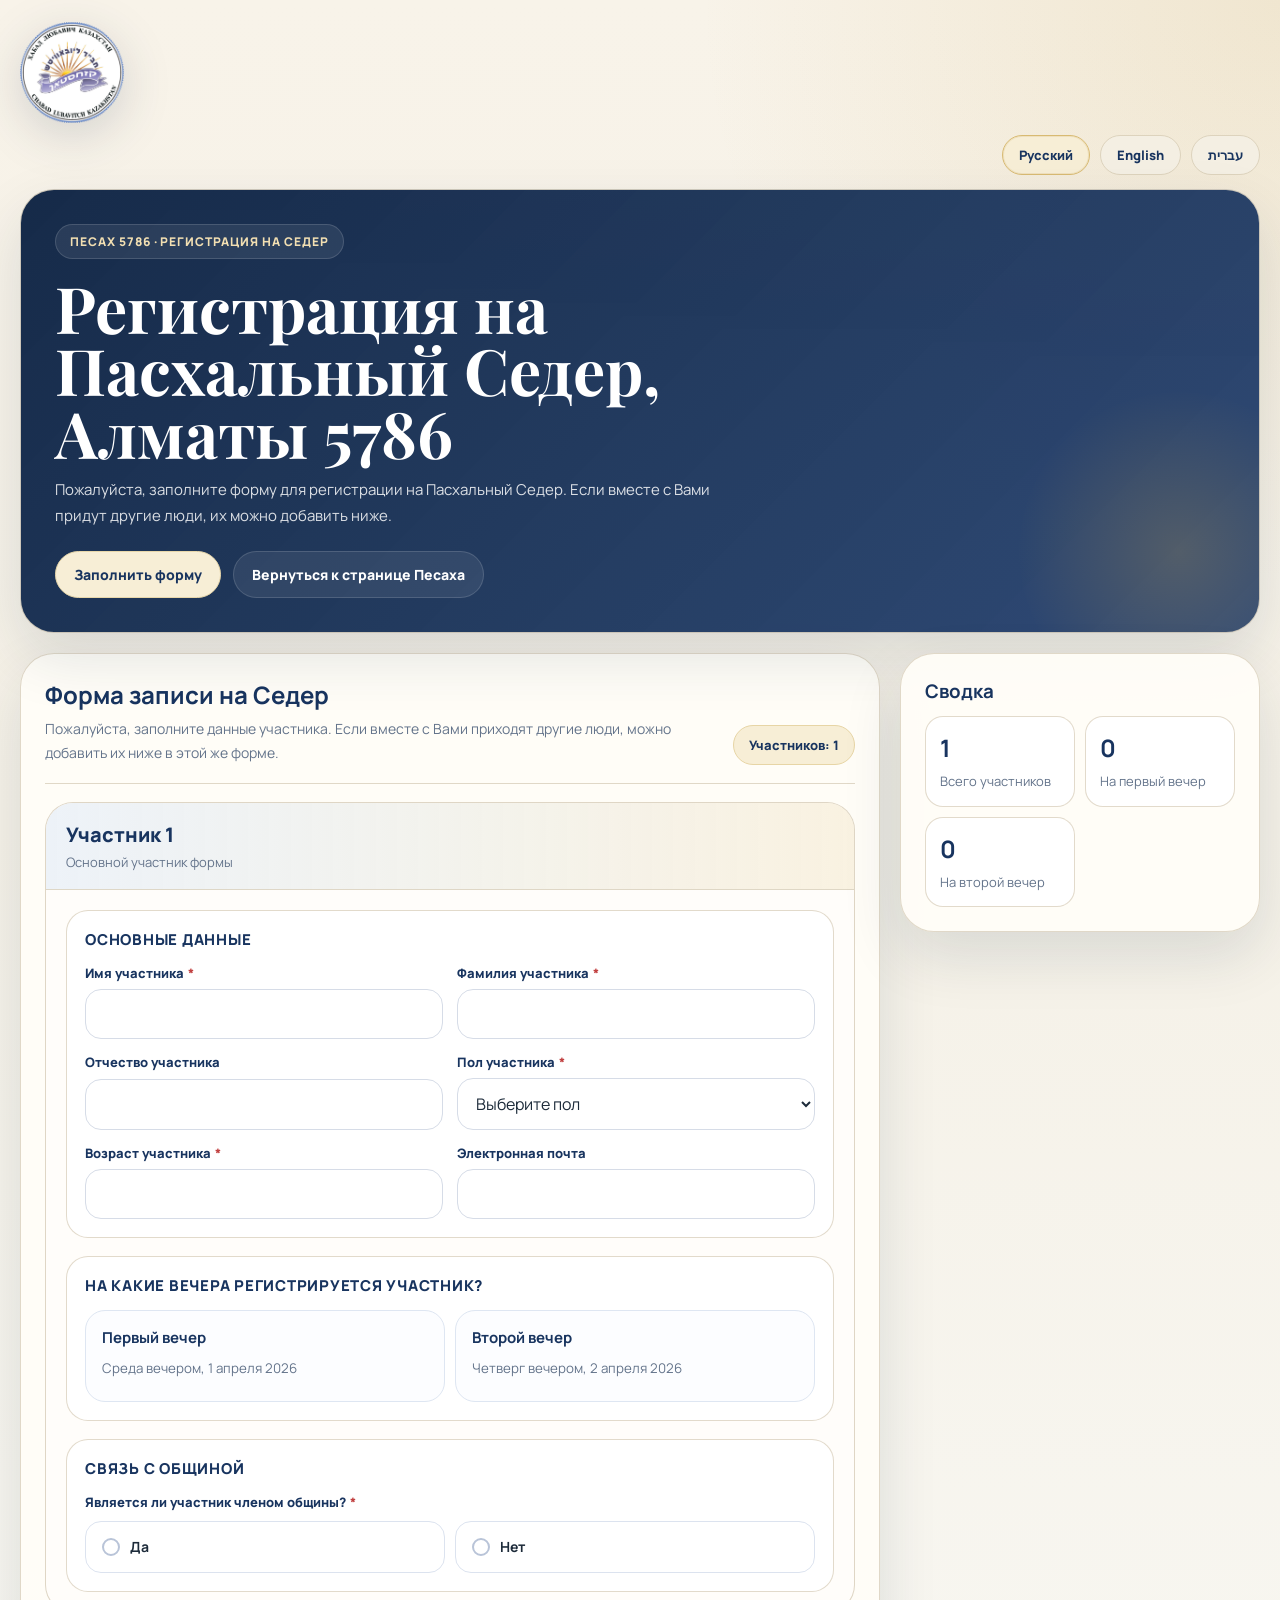
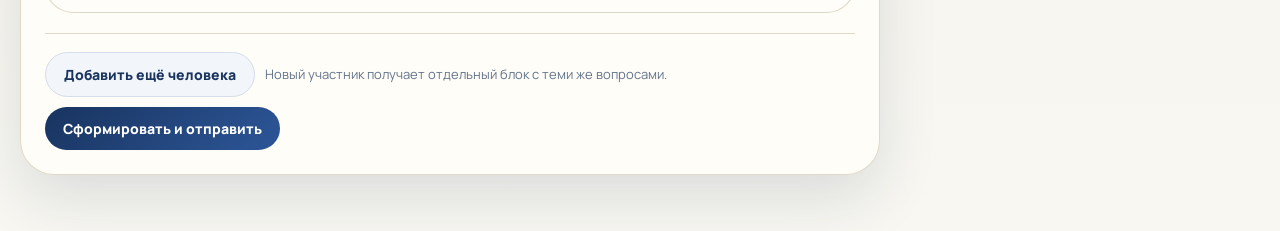
<file: public/pesach-info/seder-registration.html>
﻿<!DOCTYPE html>
<html lang="ru">
<head>
  <meta charset="UTF-8">
  <meta name="viewport" content="width=device-width, initial-scale=1.0">
  <title>Регистрация на Седер Песаха</title>
  <link rel="preconnect" href="https://fonts.googleapis.com">
  <link rel="preconnect" href="https://fonts.gstatic.com" crossorigin>
  <link href="https://fonts.googleapis.com/css2?family=Manrope:wght@400;500;700;800&family=Playfair+Display:wght@600;700&display=swap" rel="stylesheet">
  <style>
    :root { --navy:#18345f; --navy-soft:#eaf0f8; --gold:#c7a24d; --gold-soft:#f7eed6; --paper:#fffdf8; --line:#ddd4c2; --text:#1d2b3a; --muted:#64748b; --danger:#b85050; --shadow:0 24px 60px rgba(17,38,69,.12); }
    * { box-sizing:border-box; }
    body { margin:0; font-family:"Manrope",Arial,sans-serif; color:var(--text); background:radial-gradient(circle at top right, rgba(199,162,77,.16), transparent 26%), linear-gradient(180deg,#f8f3e9 0%,#f5f1e7 45%,#f8f7f2 100%); }
    .page { width:min(1240px,calc(100vw - 30px)); margin:22px auto 56px; }
    .brand-row { display:flex; align-items:center; justify-content:flex-start; margin:0 0 12px; }
    .brand-mark { width:104px; height:auto; display:block; filter:drop-shadow(0 12px 24px rgba(17,38,69,.16)); }
    .hero,.panel { background:rgba(255,253,248,.94); border:1px solid rgba(221,212,194,.9); border-radius:34px; box-shadow:var(--shadow); }
    .language-bar {
      display:flex;
      justify-content:flex-end;
      gap:10px;
      margin-bottom:14px;
    }
    .lang-btn {
      border:none;
      padding:10px 16px;
      border-radius:999px;
      background:#f4efe3;
      color:var(--navy);
      border:1px solid #ddd3bd;
      font:inherit;
      font-size:13px;
      font-weight:800;
      cursor:pointer;
      transition:transform .15s ease, background .15s ease;
    }
    .lang-btn:hover { transform:translateY(-1px); }
    .lang-btn.active {
      background:var(--gold-soft);
      border-color:#d8ba72;
      box-shadow:inset 0 0 0 1px rgba(199,162,77,.18);
    }
    .hero { display:grid; grid-template-columns:1.3fr .9fr; gap:28px; padding:34px; margin-bottom:20px; color:#fff; background:linear-gradient(135deg,rgba(17,38,69,.98),rgba(30,60,108,.92)), linear-gradient(180deg,rgba(199,162,77,.08),transparent 60%); overflow:hidden; position:relative; }
    .hero::after { content:""; position:absolute; right:-80px; bottom:-80px; width:320px; height:320px; border-radius:50%; background:radial-gradient(circle, rgba(199,162,77,.24), transparent 72%); }
    .eyebrow { display:inline-block; padding:8px 14px; border-radius:999px; background:rgba(255,255,255,.08); border:1px solid rgba(255,255,255,.14); color:#f2dfb2; font-size:12px; font-weight:800; letter-spacing:.08em; text-transform:uppercase; }
    .hero h1 { margin:18px 0 12px; font-family:"Playfair Display",serif; font-size:clamp(38px,6vw,64px); line-height:.98; }
    .hero p { margin:0; max-width:680px; color:rgba(255,255,255,.84); line-height:1.75; font-size:15px; }
    .hero-actions { display:flex; flex-wrap:wrap; gap:12px; margin-top:22px; }
    .hero-link,.btn { display:inline-flex; align-items:center; justify-content:center; gap:8px; border-radius:999px; font:inherit; font-size:14px; font-weight:800; text-decoration:none; cursor:pointer; transition:transform .15s ease; }
    .hero-link:hover,.btn:hover { transform:translateY(-1px); }
    .hero-link.primary { padding:13px 18px; background:var(--gold-soft); color:var(--navy); border:1px solid #e8d7aa; }
    .hero-link.secondary { padding:13px 18px; background:rgba(255,255,255,.08); color:#fff; border:1px solid rgba(255,255,255,.14); }
    .hero-notes { display:grid; gap:14px; align-self:end; }
    .hero-note { padding:18px; border-radius:22px; background:rgba(255,255,255,.08); border:1px solid rgba(255,255,255,.12); backdrop-filter:blur(10px); }
    .hero-note strong { display:block; color:#f4e3bb; margin-bottom:8px; font-size:13px; letter-spacing:.06em; text-transform:uppercase; }
    .hero-note span { display:block; color:rgba(255,255,255,.84); line-height:1.7; font-size:14px; }
    .layout { display:grid; grid-template-columns:minmax(0,1.16fr) 360px; gap:20px; align-items:start; }
    .panel { padding:24px; }
    .panel h2,.panel h3 { margin:0; color:var(--navy); }
    .panel-head { display:flex; justify-content:space-between; gap:18px; align-items:end; margin-bottom:18px; padding-bottom:18px; border-bottom:1px solid rgba(221,212,194,.9); }
    .panel-head p { margin:6px 0 0; color:var(--muted); line-height:1.7; font-size:14px; }
    .badge { padding:10px 15px; border-radius:999px; background:var(--gold-soft); border:1px solid #e7d5a5; color:var(--navy); font-size:13px; font-weight:800; white-space:nowrap; }
    .card { border:1px solid rgba(221,212,194,.94); border-radius:28px; overflow:hidden; background:#fffdfa; margin-bottom:18px; }
    .card:last-child { margin-bottom:0; }
    .card-head { display:flex; justify-content:space-between; gap:16px; align-items:center; padding:18px 20px; background:linear-gradient(90deg, rgba(234,240,248,.85), rgba(247,238,214,.7)); border-bottom:1px solid rgba(221,212,194,.9); }
    .card-head h3 { font-size:20px; font-weight:800; }
    .card-head p { margin:5px 0 0; font-size:13px; color:var(--muted); }
    .card-body { padding:20px; display:grid; gap:18px; }
    .subsection { padding:18px; border-radius:22px; background:#fff; border:1px solid rgba(221,212,194,.85); }
    .subsection h4 { margin:0 0 14px; color:var(--navy); font-size:15px; font-weight:800; text-transform:uppercase; letter-spacing:.05em; }
    .grid { display:grid; gap:14px; }
    .grid.two { grid-template-columns:repeat(2,minmax(0,1fr)); }
    label.field { display:grid; gap:7px; }
    .field-title { color:var(--navy); font-size:13px; font-weight:800; }
    .req { color:#c13f3f; margin-inline-start:4px; }
    input,select,textarea { width:100%; border:1px solid #d6dce7; border-radius:16px; padding:13px 14px; background:#fff; color:var(--text); font:inherit; }
    textarea { min-height:92px; resize:vertical; }
    input:focus,select:focus,textarea:focus { outline:none; border-color:#9bb3da; box-shadow:0 0 0 4px rgba(155,179,218,.16); }
    .choices { display:grid; grid-template-columns:repeat(auto-fit,minmax(150px,1fr)); gap:10px; }
    .choice,.night { position:relative; }
    .choice input,.night input { position:absolute; inset:0; opacity:0; cursor:pointer; }
    .choice span { display:flex; align-items:center; justify-content:center; min-height:52px; padding:10px 12px; border-radius:16px; border:1px solid #dce3ef; background:#fff; font-size:14px; font-weight:700; text-align:center; }
    .choice input:checked + span { border-color:#d1b15f; background:var(--gold-soft); color:var(--navy); box-shadow:inset 0 0 0 1px rgba(199,162,77,.18); }
    .toggle span { justify-content:flex-start; gap:10px; padding-left:16px; }
    .toggle span::before { content:""; width:14px; height:14px; border-radius:50%; border:2px solid #b9c4d8; flex:0 0 auto; }
    .toggle input:checked + span::before { border-color:var(--gold); background:radial-gradient(circle,var(--gold) 0 45%,transparent 46%); }
    .checkbox span {
      justify-content:flex-start;
      gap:10px;
      padding-left:16px;
      text-align:left;
    }
    .checkbox span::before {
      content:"";
      width:16px;
      height:16px;
      border-radius:5px;
      border:2px solid #b9c4d8;
      flex:0 0 auto;
    }
    .checkbox input:checked + span::before {
      border-color:var(--gold);
      background:
        linear-gradient(135deg, transparent 42%, var(--gold) 42% 58%, transparent 58%),
        linear-gradient(45deg, transparent 52%, var(--gold) 52% 68%, transparent 68%);
    }
    .night-grid { display:grid; grid-template-columns:repeat(2,minmax(0,1fr)); gap:10px; }
    .night-box { display:grid; gap:6px; padding:16px; min-height:92px; border-radius:20px; border:1px solid #dee6f2; background:#fcfdff; }
    .night-box strong { color:var(--navy); font-size:15px; }
    .night-box small { color:var(--muted); line-height:1.5; }
    .night input:checked + .night-box { border-color:#d1b15f; background:linear-gradient(180deg,#fff9ec,#fffdf9); box-shadow:inset 0 0 0 1px rgba(199,162,77,.18); }
    .conditional { display:none; }
    .conditional.is-visible { display:grid; gap:14px; }
    .row { display:flex; flex-wrap:wrap; gap:10px; align-items:center; justify-content:space-between; }
    .btn { border:none; padding:12px 18px; }
    .btn.primary { background:linear-gradient(135deg,var(--navy),#2d5698); color:#fff; }
    .btn.ghost { background:#f2f5fa; color:var(--navy); border:1px solid #d5ddea; }
    .btn.danger { background:#fbeeee; color:var(--danger); border:1px solid #efcaca; }
    .helper { color:var(--muted); font-size:13px; line-height:1.65; }
    .sidebar { position:sticky; top:18px; display:grid; gap:16px; }
    .summary-grid { display:grid; grid-template-columns:repeat(2,minmax(0,1fr)); gap:10px; margin-top:12px; }
    .summary { padding:14px; border-radius:18px; background:#fff; border:1px solid rgba(221,212,194,.85); }
    .summary strong { display:block; margin-bottom:8px; color:var(--navy); font-size:24px; }
    .summary span { display:block; color:var(--muted); font-size:13px; line-height:1.5; }
    .status { margin-top:12px; padding:14px; border-radius:16px; border:1px solid #e6d8b1; background:rgba(255,255,255,.74); line-height:1.7; font-size:14px; min-height:80px; }
    .status.success { background:#f1fbf4; border-color:#c7e2d1; color:#1f6d45; }
    .status.error { background:#fff4f4; border-color:#efcaca; color:#9a4444; }
    pre { margin:12px 0 0; padding:16px; border-radius:18px; background:#122038; color:#edf4ff; font-size:12px; line-height:1.7; white-space:pre-wrap; word-break:break-word; max-height:360px; overflow:auto; }
    .footnote { margin-top:12px; color:var(--muted); font-size:12px; line-height:1.65; }
    .hidden { display:none !important; }
    .status-panel {
      margin-top:16px;
    }
    @media (max-width:1040px) { .hero,.layout { grid-template-columns:1fr; } .sidebar { position:static; } }
    @media (max-width:760px) { .page { width:min(100vw - 16px,100%); margin:8px auto 26px; } .hero,.panel { padding:18px; } .panel-head,.card-head,.row,.language-bar { flex-direction:column; align-items:start; justify-content:flex-start; } .grid.two,.night-grid,.summary-grid { grid-template-columns:1fr; } .hero h1 { font-size:38px; } }
  </style>
</head>
<body>
  <main class="page">
    <div class="brand-row">
      <img src="../assets/logo/logo2%20-.png" alt="Chabad Almaty logo" class="brand-mark">
    </div>
    <div class="language-bar">
      <button class="lang-btn active" type="button" data-lang-btn="ru">Русский</button>
      <button class="lang-btn" type="button" data-lang-btn="en">English</button>
      <button class="lang-btn" type="button" data-lang-btn="he">עברית</button>
    </div>
    <section class="hero">
      <div>
        <span class="eyebrow" data-i18n="hero_eyebrow">Песах 5786 · регистрация на Седер</span>
        <h1 data-i18n="hero_title">Регистрация на Пасхальный Седер, Алматы 5786</h1>
        <p data-i18n="hero_text">Пожалуйста, заполните данные участника и, при необходимости, добавьте других людей, которые будут приходить вместе с Вами.</p>
        <div class="hero-actions">
          <a class="hero-link primary" href="#formStart" data-i18n="hero_fill">Заполнить форму</a>
          <a class="hero-link secondary" href="community-info.html" data-i18n="hero_back">Вернуться к странице Песаха</a>
        </div>
      </div>
    </section>

    <section class="layout">
      <section class="panel">
        <div class="panel-head">
          <div>
            <h2 id="formStart" data-i18n="form_title">Форма записи на Седер</h2>
            <p data-i18n="form_intro">Пожалуйста, заполните данные участника. Если вместе с Вами приходят другие люди, можно добавить их ниже в этой же форме.</p>
          </div>
          <div class="badge" id="peopleBadge">Участников: 1</div>
        </div>

        <form id="sederForm" novalidate>
          <div id="peopleContainer"></div>

          <div class="row" style="margin-top:20px;padding-top:18px;border-top:1px solid rgba(221,212,194,.9);">
            <div class="row">
              <button class="btn ghost" id="addPersonBtn" type="button" data-i18n="add_person">Добавить ещё человека</button>
              <span class="helper" data-i18n="add_person_hint">Новый участник получает отдельный блок с теми же вопросами.</span>
            </div>
            <div class="row">
              <button class="btn primary" type="submit" data-i18n="submit_form">Сформировать и отправить</button>
            </div>
          </div>
        </form>
      </section>

      <aside class="sidebar">
        <section class="panel">
          <h3 data-i18n="summary_title">Сводка</h3>
          <div class="summary-grid">
            <div class="summary"><strong id="summaryPeople">1</strong><span>Всего участников</span></div>
            <div class="summary"><strong id="summaryFirst">0</strong><span>На первый вечер</span></div>
            <div class="summary"><strong id="summarySecond">0</strong><span>На второй вечер</span></div>
          </div>
        </section>
      </aside>
    </section>
    <div class="status-panel hidden" id="statusPanel">
      <div class="status" id="statusBox" data-i18n="status_ready">Форма готова. После заполнения она создаст JSON-пакет. Если webhook уже задан в коде, форма отправит его автоматически.</div>
    </div>
  </main>

  <template id="personTemplate">
    <article class="card" data-person-card>
      <div class="card-head">
        <div>
          <h3 data-title>Участник 1</h3>
          <p data-subtitle>Основной участник формы</p>
        </div>
        <button class="btn danger hidden" type="button" data-remove>Удалить</button>
      </div>
      <div class="card-body">
        <section class="subsection hidden" data-relation-wrap>
          <h4 data-i18n="relationship_section">Связь с первым участником</h4>
          <div class="grid">
            <label class="field"><span class="field-title" data-i18n="relationship_question">Какова связь с первым участником?<span class="req">*</span></span><select data-field="relationship_type"><option value="" data-i18n="choose_option">Выберите вариант</option><option value="friend" data-i18n="friend">Друг</option><option value="acquaintance" data-i18n="acquaintance">Знакомый</option><option value="relative" data-i18n="relative">Родственник</option></select></label>
            <div class="conditional" data-show-when="relationship_type=relative"><label class="field"><span class="field-title" data-i18n="relative_detail">Какой именно родственник?<span class="req">*</span></span><input type="text" data-field="relationship_relative_detail" data-i18n-placeholder="relative_placeholder" placeholder="Например: брат, сестра, тётя"></label></div>
          </div>
        </section>

        <section class="subsection">
          <h4 data-i18n="basic_section">Основные данные</h4>
          <div class="grid two">
            <label class="field"><span class="field-title" data-i18n-html="first_name_label">Имя участника<span class="req">*</span></span><input type="text" data-field="first_name" required></label>
            <label class="field"><span class="field-title" data-i18n-html="last_name_label">Фамилия участника<span class="req">*</span></span><input type="text" data-field="last_name" required></label>
            <label class="field"><span class="field-title" data-i18n="middle_name">Отчество участника</span><input type="text" data-field="middle_name"></label>
            <label class="field"><span class="field-title" data-i18n-html="gender_label">Пол участника<span class="req">*</span></span><select data-field="gender" required><option value="" data-i18n="gender_placeholder">Выберите пол</option><option value="male" data-i18n="male">Мужчина</option><option value="female" data-i18n="female">Женщина</option></select></label>
            <label class="field"><span class="field-title" data-i18n-html="age_label">Возраст участника<span class="req">*</span></span><input type="number" min="0" max="120" data-field="age" required></label>
            <label class="field"><span class="field-title" data-i18n="email">Электронная почта</span><input type="email" data-field="email"></label>
            <label class="field hidden" data-age-phone-wrap hidden><span class="field-title" data-i18n-html="phone_label">Номер телефона участника<span class="req">*</span></span><input type="tel" data-field="phone" placeholder="+7 701 000 00 00"></label>
            <div class="field" style="grid-column:1/-1;" data-languages-field>
              <span class="field-title" data-i18n-html="spoken_languages_label">На каких языках говорит участник?<span class="req">*</span></span>
              <div class="choices">
                <label class="choice checkbox"><input type="checkbox" data-field="speaks_russian"><span data-i18n="lang_russian">Русский</span></label>
                <label class="choice checkbox"><input type="checkbox" data-field="speaks_english"><span data-i18n="lang_english">Английский</span></label>
                <label class="choice checkbox"><input type="checkbox" data-field="speaks_hebrew"><span data-i18n="lang_hebrew">Иврит</span></label>
              </div>
            </div>
          </div>
        </section>
        <section class="subsection">
          <h4 data-i18n="nights_section">На какие вечера регистрируется участник?</h4>
          <div class="night-grid">
            <label class="night"><input type="checkbox" data-field="attends_first_night"><span class="night-box"><strong data-i18n="first_night">Первый вечер</strong><small data-i18n="first_night_date">Среда вечером, 1 апреля 2026</small></span></label>
            <label class="night"><input type="checkbox" data-field="attends_second_night"><span class="night-box"><strong data-i18n="second_night">Второй вечер</strong><small data-i18n="second_night_date">Четверг вечером, 2 апреля 2026</small></span></label>
          </div>
        </section>

        <section class="subsection">
          <h4 data-i18n="community_section">Связь с общиной</h4>
          <div class="grid">
            <div>
              <div class="field-title" style="margin-bottom:10px;" data-i18n-html="is_member_question_label">Является ли участник членом общины?<span class="req">*</span></div>
              <div class="choices">
                <label class="choice toggle"><input type="radio" data-field="is_community_member" value="yes"><span data-i18n="yes">Да</span></label>
                <label class="choice toggle"><input type="radio" data-field="is_community_member" value="no"><span data-i18n="no">Нет</span></label>
              </div>
            </div>

            <div class="conditional" data-show-when="is_community_member=no">
              <div class="grid">
                <div>
                  <div class="field-title" style="margin-bottom:10px;" data-i18n-html="member_elsewhere_question_label">Состоит ли участник в общине в другом городе или другой стране?<span class="req">*</span></div>
                  <div class="choices">
                    <label class="choice toggle"><input type="radio" data-field="member_elsewhere" value="yes"><span data-i18n="yes">Да</span></label>
                    <label class="choice toggle"><input type="radio" data-field="member_elsewhere" value="no"><span data-i18n="no">Нет</span></label>
                  </div>
                </div>

                <div class="conditional" data-show-when="member_elsewhere=yes">
                  <div class="grid two">
                    <label class="field"><span class="field-title" data-i18n-html="country_city_label">Страна / город<span class="req">*</span></span><input type="text" data-field="other_country_city"></label>
                    <label class="field"><span class="field-title" data-i18n-html="community_name_label">Название общины<span class="req">*</span></span><input type="text" data-field="other_community_name"></label>
                    <label class="field" style="grid-column:1/-1;"><span class="field-title" data-i18n-html="rabbi_details_label">Данные раввина<span class="req">*</span></span><textarea data-field="rabbi_details"></textarea></label>
                  </div>
                </div>

                <div class="conditional" data-show-when="member_elsewhere=no">
                  <div class="grid">
                    <label class="field"><span class="field-title" data-i18n-html="nationality_label">Национальность участника<span class="req">*</span></span><input type="text" data-field="nationality"></label>
                    <div>
                      <div class="field-title" style="margin-bottom:10px;" data-i18n-html="knows_question_label">Знает ли участник кого-то из нашей общины?<span class="req">*</span></div>
                      <div class="choices">
                        <label class="choice toggle"><input type="radio" data-field="knows_community_person" value="yes"><span data-i18n="yes">Да</span></label>
                        <label class="choice toggle"><input type="radio" data-field="knows_community_person" value="no"><span data-i18n="no">Нет</span></label>
                      </div>
                    </div>
                    <div class="conditional" data-show-when="knows_community_person=yes">
                      <div class="grid two">
                        <label class="field"><span class="field-title" data-i18n-html="known_person_name_label">Имя знакомого из общины<span class="req">*</span></span><input type="text" data-field="known_person_name"></label>
                        <label class="field"><span class="field-title" data-i18n-html="known_person_phone_label">Телефон знакомого<span class="req">*</span></span><input type="tel" data-field="known_person_phone"></label>
                      </div>
                    </div>
                  </div>
                </div>
              </div>
            </div>
          </div>
        </section>
      </div>
    </article>
  </template>

  <script>
    const CONFIG = { webhookUrl: "https://hook.eu1.make.com/pv7jmjdpxrw9xv5tzrmk66a0e5hshkpd", eventKey: "pesach_seder_5786_almaty" };
    const LANG = {
      ru: {
        dir: "ltr",
        title: "Регистрация на Седер Песаха",
        hero_eyebrow: "Песах 5786 · регистрация на Седер",
        hero_title: "Регистрация на Пасхальный Седер, Алматы 5786",
        hero_text: "Пожалуйста, заполните форму для регистрации на Пасхальный Седер. Если вместе с Вами придут другие люди, их можно добавить ниже.",
        hero_fill: "Заполнить форму",
        hero_back: "Вернуться к странице Песаха",
        hero_note_1_title: "Без токена",
        hero_note_1_text: "Для этой формы не нужен токен. Она работает как прямая регистрация на Седер.",
        hero_note_2_title: "Готово для Make",
        hero_note_2_text: "Укажите адрес webhook в коде страницы, и форма сможет отправлять JSON сразу после заполнения.",
        form_title: "Форма записи на Седер",
        form_intro: "Пожалуйста, заполните данные участника. Если вместе с Вами приходят другие люди, можно добавить их ниже в этой же форме.",
        add_person: "Добавить ещё человека",
        add_person_hint: "Новый участник получает отдельный блок с теми же вопросами.",
        copy_json: "Скопировать JSON",
        submit_form: "Сформировать и отправить",
        summary_title: "Сводка",
        summary_note: "Сводка обновляется сразу по мере заполнения.",
        status_title: "Статус",
        status_ready: "Форма готова. После заполнения она создаст JSON-пакет. Если webhook уже задан в коде, форма отправит его автоматически.",
        status_note: "Для интеграции укажите адрес в переменной <code>CONFIG.webhookUrl</code>.",
        copied_json: "JSON скопирован. Его можно сразу использовать в Make или сохранить для Airtable.",
        copy_failed: "Не удалось скопировать JSON автоматически. Можно взять его из блока справа.",
        webhook_missing: "Webhook пока не задан. JSON уже готов для копирования и дальнейшей интеграции.",
        sending: "Отправляем данные в Make webhook...",
        sent_ok: "Регистрация успешно отправлена. JSON передан в webhook.",
        sent_fail: "Не удалось отправить данные в webhook. JSON сохранён справа.",
        err_phone_adult: "Укажите номер телефона для участника {n}",
        err_languages: "Отметьте языки общения для участника {n}",
        err_required: "Заполните обязательные поля участника {n}",
        err_night: "Укажите хотя бы один вечер для участника {n}",
        err_member: "Укажите, является ли участник {n} членом общины",
        err_relation: "Укажите связь с первым участником для участника {n}",
        err_relative: "Уточните родство для участника {n}",
        err_elsewhere: "Уточните связь с другой общиной для участника {n}",
        err_other_community: "Заполните данные другой общины для участника {n}",
        err_nationality: "Укажите национальность для участника {n}",
        err_knows: "Укажите, знает ли участник {n} кого-то из общины",
        err_known_person: "Укажите имя и телефон знакомого из общины для участника {n}",
        json_title: "JSON-предпросмотр",
        relationship_section: "Связь с первым участником",
        relationship_question: "Какова связь с первым участником?",
        choose_option: "Выберите вариант",
        friend: "Друг",
        acquaintance: "Знакомый",
        relative: "Родственник",
        relative_detail: "Какой именно родственник?",
        relative_placeholder: "Например: брат, сестра, тётя",
        basic_section: "Основные данные",
        first_name_label: "Имя участника<span class=\"req\">*</span>",
        last_name_label: "Фамилия участника<span class=\"req\">*</span>",
        first_name: "Имя участника",
        last_name: "Фамилия участника",
        middle_name: "Отчество участника",
        email: "Электронная почта",
        gender_label: "Пол участника<span class=\"req\">*</span>",
        age_label: "Возраст участника<span class=\"req\">*</span>",
        phone_label: "Номер телефона участника<span class=\"req\">*</span>",
        phone: "Номер телефона участника",
        gender: "Пол участника",
        gender_placeholder: "Выберите пол",
        male: "Мужчина",
        female: "Женщина",
        age: "Возраст",
        spoken_languages_label: "На каких языках говорит участник?<span class=\"req\">*</span>",
        spoken_languages: "На каких языках говорит участник?",
        lang_russian: "Русский",
        lang_english: "Английский",
        lang_hebrew: "Иврит",
        nights_section: "На какие вечера регистрируется участник?",
        first_night: "Первый вечер",
        first_night_date: "Среда вечером, 1 апреля 2026",
        second_night: "Второй вечер",
        second_night_date: "Четверг вечером, 2 апреля 2026",
        community_section: "Связь с общиной",
        is_member_question_label: "Является ли участник членом общины?<span class=\"req\">*</span>",
        is_member_question: "Является ли участник членом общины?",
        yes: "Да",
        no: "Нет",
        member_elsewhere_question_label: "Состоит ли участник в общине в другом городе или другой стране?<span class=\"req\">*</span>",
        member_elsewhere_question: "Состоит ли участник в общине в другом городе или другой стране?",
        country_city_label: "Страна / город<span class=\"req\">*</span>",
        country_city: "Страна / город",
        community_name_label: "Название общины<span class=\"req\">*</span>",
        community_name: "Название общины",
        rabbi_details_label: "Данные раввина<span class=\"req\">*</span>",
        rabbi_details: "Данные раввина",
        nationality_label: "Национальность участника<span class=\"req\">*</span>",
        nationality: "Национальность участника",
        knows_question_label: "Знает ли участник кого-то из нашей общины?<span class=\"req\">*</span>",
        knows_question: "Знает ли участник кого-то из нашей общины?",
        known_person_name_label: "Имя знакомого из общины<span class=\"req\">*</span>",
        known_person_name: "Имя знакомого из общины",
        known_person_phone_label: "Телефон знакомого<span class=\"req\">*</span>",
        known_person_phone: "Телефон знакомого",
        people_badge: "Участников: {count}",
        summary_people: "Всего участников",
        summary_first: "На первый вечер",
        summary_second: "На второй вечер",
        summary_non_members: "Не члены общины",
        participant: "Участник",
        primary_participant: "Основной участник формы",
        extra_participant: "Дополнительный участник",
        remove: "Удалить"
      },
      en: {
        dir: "ltr",
        title: "Pesach Seder Registration",
        hero_eyebrow: "Pesach 5786 · Seder registration",
        hero_title: "Pesach Seder Registration, Almaty 5786",
        hero_text: "Please fill out the registration form for the Pesach Seder. If other people will come with you, you can add them below.",
        hero_fill: "Fill out the form",
        hero_back: "Back to the Pesach page",
        hero_note_1_title: "No token needed",
        hero_note_1_text: "This form does not need a token. It works as a direct Seder registration page.",
        hero_note_2_title: "Ready for Make",
        hero_note_2_text: "Set the webhook URL in the page code and the form can send JSON automatically after submission.",
        form_title: "Seder registration form",
        form_intro: "Please fill in the attendee details. If other people are coming with you, you can add them below in the same form.",
        add_person: "Add another person",
        add_person_hint: "Each new attendee gets a separate block with the same questions.",
        copy_json: "Copy JSON",
        submit_form: "Build and send",
        summary_title: "Summary",
        summary_note: "The summary updates immediately while the form is being filled out.",
        status_title: "Status",
        status_ready: "The form is ready. After completion it will create a JSON package. If a webhook is already configured, the form will send it automatically.",
        status_note: "For integration, set the address in <code>CONFIG.webhookUrl</code>.",
        copied_json: "The JSON was copied. You can use it directly in Make or save it for Airtable.",
        copy_failed: "Automatic copying failed. You can take the JSON from the panel on the right.",
        webhook_missing: "The webhook is not set yet. The JSON is ready for copying and further integration.",
        sending: "Sending data to the Make webhook...",
        sent_ok: "Registration was sent successfully. The JSON has been delivered to the webhook.",
        sent_fail: "The webhook request failed. The JSON is still available on the right.",
        err_phone_adult: "Enter a phone number for attendee {n}",
        err_languages: "Mark the spoken languages for attendee {n}",
        err_required: "Fill in the required fields for attendee {n}",
        err_night: "Select at least one night for attendee {n}",
        err_member: "Specify whether attendee {n} is a community member",
        err_relation: "Specify the relation to the first attendee for attendee {n}",
        err_relative: "Specify the exact relative for attendee {n}",
        err_elsewhere: "Specify the other community connection for attendee {n}",
        err_other_community: "Fill in the other community details for attendee {n}",
        err_nationality: "Specify the nationality for attendee {n}",
        err_knows: "Specify whether attendee {n} knows someone from the community",
        err_known_person: "Specify the name and phone of the community contact for attendee {n}",
        json_title: "JSON preview",
        relationship_section: "Relation to the first attendee",
        relationship_question: "What is the relation to the first attendee?",
        choose_option: "Choose an option",
        friend: "Friend",
        acquaintance: "Acquaintance",
        relative: "Relative",
        relative_detail: "Which relative exactly?",
        relative_placeholder: "For example: brother, sister, aunt",
        basic_section: "Basic details",
        first_name_label: "Attendee first name<span class=\"req\">*</span>",
        last_name_label: "Attendee last name<span class=\"req\">*</span>",
        first_name: "Attendee first name",
        last_name: "Attendee last name",
        middle_name: "Attendee patronymic",
        email: "Email",
        gender_label: "Attendee gender<span class=\"req\">*</span>",
        age_label: "Age<span class=\"req\">*</span>",
        phone_label: "Attendee phone number<span class=\"req\">*</span>",
        phone: "Attendee phone number",
        gender: "Attendee gender",
        gender_placeholder: "Choose gender",
        male: "Male",
        female: "Female",
        age: "Age",
        spoken_languages_label: "Which languages does the attendee speak?<span class=\"req\">*</span>",
        spoken_languages: "Which languages does the attendee speak?",
        lang_russian: "Russian",
        lang_english: "English",
        lang_hebrew: "Hebrew",
        nights_section: "Which nights is the attendee registering for?",
        first_night: "First night",
        first_night_date: "Wednesday evening, April 1, 2026",
        second_night: "Second night",
        second_night_date: "Thursday evening, April 2, 2026",
        community_section: "Community connection",
        is_member_question_label: "Is the attendee a community member?<span class=\"req\">*</span>",
        is_member_question: "Is the attendee a community member?",
        yes: "Yes",
        no: "No",
        member_elsewhere_question_label: "Is the attendee part of a community in another city or country?<span class=\"req\">*</span>",
        member_elsewhere_question: "Is the attendee part of a community in another city or country?",
        country_city_label: "Country / city<span class=\"req\">*</span>",
        country_city: "Country / city",
        community_name_label: "Community name<span class=\"req\">*</span>",
        community_name: "Community name",
        rabbi_details_label: "Rabbi details<span class=\"req\">*</span>",
        rabbi_details: "Rabbi details",
        nationality_label: "Attendee nationality<span class=\"req\">*</span>",
        nationality: "Attendee nationality",
        knows_question_label: "Does the attendee know someone from our community?<span class=\"req\">*</span>",
        knows_question: "Does the attendee know someone from our community?",
        known_person_name_label: "Name of the community contact<span class=\"req\">*</span>",
        known_person_name: "Name of the community contact",
        known_person_phone_label: "Phone of the community contact<span class=\"req\">*</span>",
        known_person_phone: "Phone of the community contact",
        people_badge: "Attendees: {count}",
        summary_people: "Total attendees",
        summary_first: "First night",
        summary_second: "Second night",
        summary_non_members: "Non-members",
        participant: "Attendee",
        primary_participant: "Main attendee in this form",
        extra_participant: "Additional attendee",
        remove: "Remove"
      },
      he: {
        dir: "rtl",
        title: "הרשמה לסדר פסח",
        hero_eyebrow: "פסח תשפ\"ו · הרשמה לסדר",
        hero_title: "רישום לסדר פסח, אלמאטי תשפ\"ו",
        hero_text: "נשמח שתמלאו את טופס הרישום לסדר פסח. אם יש אנשים נוספים שמגיעים איתכם, אפשר להוסיף אותם בהמשך אותו טופס.",
        hero_fill: "למילוי הטופס",
        hero_back: "חזרה לעמוד פסח",
        hero_note_1_title: "ללא טוקן",
        hero_note_1_text: "לטופס הזה לא צריך טוקן. זו הרשמה ישירה לסדר.",
        hero_note_2_title: "מוכן ל־Make",
        hero_note_2_text: "מגדירים את כתובת ה־webhook בקוד, והטופס יכול לשלוח את ה־JSON אוטומטית אחרי השליחה.",
        form_title: "טופס הרשמה לסדר",
        form_intro: "נא למלא את פרטי המשתתף. אם מגיעים איתכם אנשים נוספים, אפשר להוסיף אותם בהמשך באותו טופס.",
        add_person: "להוסיף אדם נוסף",
        add_person_hint: "כל משתתף חדש מקבל בלוק נפרד עם אותן שאלות.",
        copy_json: "העתקת JSON",
        submit_form: "יצירה ושליחה",
        summary_title: "סיכום",
        summary_note: "הסיכום מתעדכן מיד תוך כדי המילוי.",
        status_title: "סטטוס",
        status_ready: "הטופס מוכן. בסיום הוא ייצור חבילת JSON. אם ה־webhook כבר מוגדר, הטופס ישלח אותה אוטומטית.",
        status_note: "לחיבור, יש להגדיר את הכתובת בתוך <code>CONFIG.webhookUrl</code>.",
        copied_json: "ה־JSON הועתק. אפשר להשתמש בו מיד ב־Make או לשמור אותו עבור Airtable.",
        copy_failed: "לא הצלחנו להעתיק את ה־JSON אוטומטית. אפשר לקחת אותו מהחלונית שמימין.",
        webhook_missing: "ה־Webhook עדיין לא הוגדר. ה־JSON כבר מוכן להעתקה ולהמשך חיבור.",
        sending: "שולח את הנתונים ל־Make webhook...",
        sent_ok: "ההרשמה נשלחה בהצלחה. ה־JSON הועבר ל־webhook.",
        sent_fail: "שליחת ה־webhook נכשלה. ה־JSON עדיין שמור בצד.",
        err_phone_adult: "יש למלא מספר טלפון עבור משתתף {n}",
        err_languages: "יש לסמן את שפות הדיבור עבור משתתף {n}",
        err_required: "יש למלא את שדות החובה עבור משתתף {n}",
        err_night: "יש לבחור לפחות לילה אחד עבור משתתף {n}",
        err_member: "יש לציין האם משתתף {n} הוא חבר קהילה",
        err_relation: "יש לציין את הקשר לאדם הראשון עבור משתתף {n}",
        err_relative: "יש לפרט איזה קרוב משפחה הוא משתתף {n}",
        err_elsewhere: "יש לציין את הקשר לקהילה אחרת עבור משתתף {n}",
        err_other_community: "יש למלא את פרטי הקהילה האחרת עבור משתתף {n}",
        err_nationality: "יש לציין את הלאום עבור משתתף {n}",
        err_knows: "יש לציין האם משתתף {n} מכיר מישהו מהקהילה",
        err_known_person: "יש לציין שם וטלפון של האדם מהקהילה עבור משתתף {n}",
        json_title: "תצוגת JSON",
        relationship_section: "הקשר לאדם הראשון",
        relationship_question: "מה הקשר לאדם הראשון?",
        choose_option: "יש לבחור אפשרות",
        friend: "חבר",
        acquaintance: "מכר",
        relative: "קרוב משפחה",
        relative_detail: "איזה קרוב משפחה בדיוק?",
        relative_placeholder: "למשל: אח, אחות, דודה",
        basic_section: "פרטים בסיסיים",
        first_name_label: "שם פרטי של המשתתף<span class=\"req\">*</span>",
        last_name_label: "שם משפחה של המשתתף<span class=\"req\">*</span>",
        first_name: "שם פרטי של המשתתף",
        last_name: "שם משפחה של המשתתף",
        middle_name: "אוצ'סטבה של המשתתף",
        email: "אימייל",
        gender_label: "מין המשתתף<span class=\"req\">*</span>",
        age_label: "גיל<span class=\"req\">*</span>",
        phone_label: "מספר טלפון של המשתתף<span class=\"req\">*</span>",
        phone: "מספר טלפון של המשתתף",
        gender: "מין המשתתף",
        gender_placeholder: "יש לבחור מין",
        male: "בן",
        female: "בת",
        age: "גיל",
        spoken_languages_label: "אילו שפות המשתתף דובר?<span class=\"req\">*</span>",
        spoken_languages: "אילו שפות המשתתף דובר?",
        lang_russian: "רוסית",
        lang_english: "אנגלית",
        lang_hebrew: "עברית",
        nights_section: "לאילו לילות המשתתף נרשם?",
        first_night: "לילה ראשון",
        first_night_date: "יום רביעי בערב, 1 באפריל 2026",
        second_night: "לילה שני",
        second_night_date: "יום חמישי בערב, 2 באפריל 2026",
        community_section: "קשר לקהילה",
        is_member_question_label: "האם המשתתף חבר קהילה?<span class=\"req\">*</span>",
        is_member_question: "האם המשתתף חבר קהילה?",
        yes: "כן",
        no: "לא",
        member_elsewhere_question_label: "האם המשתתף חבר קהילה בעיר או במדינה אחרת?<span class=\"req\">*</span>",
        member_elsewhere_question: "האם המשתתף חבר קהילה בעיר או במדינה אחרת?",
        country_city_label: "מדינה / עיר<span class=\"req\">*</span>",
        country_city: "מדינה / עיר",
        community_name_label: "שם הקהילה<span class=\"req\">*</span>",
        community_name: "שם הקהילה",
        rabbi_details_label: "פרטי הרב<span class=\"req\">*</span>",
        rabbi_details: "פרטי הרב",
        nationality_label: "הלאום של המשתתף<span class=\"req\">*</span>",
        nationality: "הלאום של המשתתף",
        knows_question_label: "האם המשתתף מכיר מישהו מהקהילה שלנו?<span class=\"req\">*</span>",
        knows_question: "האם המשתתף מכיר מישהו מהקהילה שלנו?",
        known_person_name_label: "שם האדם מהקהילה<span class=\"req\">*</span>",
        known_person_name: "שם האדם מהקהילה",
        known_person_phone_label: "טלפון של אותו אדם<span class=\"req\">*</span>",
        known_person_phone: "טלפון של אותו אדם",
        people_badge: "משתתפים: {count}",
        summary_people: "סה\"כ משתתפים",
        summary_first: "ללילה הראשון",
        summary_second: "ללילה השני",
        summary_non_members: "לא חברי קהילה",
        participant: "משתתף",
        primary_participant: "האדם הראשי בטופס",
        extra_participant: "משתתף נוסף",
        remove: "מחיקה"
      }
    };
    let currentLang = "ru";
    const peopleContainer = document.getElementById("peopleContainer");
    const template = document.getElementById("personTemplate");
    const peopleBadge = document.getElementById("peopleBadge");
    const statusPanel = document.getElementById("statusPanel");
    const statusBox = document.getElementById("statusBox");
    const summaryPeople = document.getElementById("summaryPeople");
    const summaryFirst = document.getElementById("summaryFirst");
    const summarySecond = document.getElementById("summarySecond");
    const sederForm = document.getElementById("sederForm");
    const addPersonBtn = document.getElementById("addPersonBtn");
    const submitBtn = sederForm?.querySelector('button[type="submit"]');
    const langButtons = document.querySelectorAll("[data-lang-btn]");
    let counter = 0;

    function setStatus(text, kind = "") {
      if (statusPanel) statusPanel.classList.remove("hidden");
      statusBox.textContent = text;
      statusBox.className = "status" + (kind ? " " + kind : "");
    }
    function tr(key, vars = {}) {
      let value = LANG[currentLang][key] || key;
      Object.keys(vars).forEach((name) => {
        value = value.replace("{" + name + "}", vars[name]);
      });
      return value;
    }

    function makePersonId() { counter += 1; return "person_" + counter; }
    function makeRadioName(personId, field) { return personId + "__" + field; }

    function addPerson() {
      const id = makePersonId();
      const index = peopleContainer.querySelectorAll("[data-person-card]").length + 1;
      const fragment = template.content.cloneNode(true);
      const card = fragment.querySelector("[data-person-card]");
      card.dataset.personId = id;
      fragment.querySelectorAll("[data-field]").forEach((el) => {
        if (el.type === "radio") el.name = makeRadioName(id, el.dataset.field);
      });
      fragment.querySelector("[data-title]").textContent = "Участник " + index;
      if (index > 1) {
        fragment.querySelector("[data-subtitle]").textContent = "Дополнительный участник";
        fragment.querySelector("[data-remove]").classList.remove("hidden");
        fragment.querySelector("[data-relation-wrap]").classList.remove("hidden");
      }
      peopleContainer.appendChild(fragment);
      applyTranslations(card);
      refresh();
    }

    function renumber() {
      Array.from(peopleContainer.querySelectorAll("[data-person-card]")).forEach((card, index) => {
        const t = LANG[currentLang];
        card.querySelector("[data-title]").textContent = t.participant + " " + (index + 1);
        card.querySelector("[data-subtitle]").textContent = index === 0 ? t.primary_participant : t.extra_participant;
        const removeBtn = card.querySelector("[data-remove]");
        if (removeBtn) removeBtn.textContent = t.remove;
      });
      peopleBadge.textContent = LANG[currentLang].people_badge.replace("{count}", peopleContainer.querySelectorAll("[data-person-card]").length);
    }

    function valuesFrom(card) {
      const values = {};
      card.querySelectorAll("[data-field]").forEach((el) => {
        const key = el.dataset.field;
        if (el.type === "checkbox") {
          values[key] = el.checked;
        } else if (el.type === "radio") {
          if (!(key in values)) values[key] = "";
          if (el.checked) values[key] = el.value;
        } else {
          values[key] = el.value.trim();
        }
      });
      return values;
    }

    function syncConditional(card) {
      const values = valuesFrom(card);
      card.querySelectorAll("[data-show-when]").forEach((block) => {
        const [field, expected] = block.dataset.showWhen.split("=");
        block.classList.toggle("is-visible", String(values[field] || "") === expected);
      });
    }

    function syncAgeDrivenFields(card) {
      const values = valuesFrom(card);
      const ageValue = Number(values.age || 0);
      const phoneWrap = card.querySelector("[data-age-phone-wrap]");
      const phoneInput = card.querySelector('[data-field="phone"]');
      const showPhone = ageValue >= 16;

      if (phoneWrap) {
        phoneWrap.hidden = !showPhone;
        phoneWrap.classList.toggle("hidden", !showPhone);
      }

      if (phoneInput) {
        phoneInput.required = showPhone;
        if (!showPhone) phoneInput.value = "";
      }
    }

    function buildPayload() {
      const attendees = Array.from(peopleContainer.querySelectorAll("[data-person-card]")).map((card, index) => {
        const values = valuesFrom(card);
        return {
          person_index: index + 1,
          is_primary_person: index === 0,
          relationship_to_primary: index === 0 ? null : {
            type: values.relationship_type || null,
            relative_detail: values.relationship_relative_detail || null
          },
          first_name: values.first_name || "",
          last_name: values.last_name || "",
          middle_name: values.middle_name || "",
          email: values.email || "",
          phone: values.phone || "",
          gender: values.gender || "",
          age: values.age || "",
          spoken_languages: [
            values.speaks_russian ? "russian" : null,
            values.speaks_english ? "english" : null,
            values.speaks_hebrew ? "hebrew" : null
          ].filter(Boolean),
          seder_nights: {
            first_night: !!values.attends_first_night,
            second_night: !!values.attends_second_night
          },
          is_community_member: values.is_community_member || "",
          community_context: values.is_community_member === "no" ? {
            is_member_in_other_city_or_country: values.member_elsewhere || "",
            other_country_city: values.other_country_city || "",
            other_community_name: values.other_community_name || "",
            rabbi_details: values.rabbi_details || "",
            nationality: values.nationality || "",
            knows_someone_from_community: values.knows_community_person || "",
            known_person_name: values.known_person_name || "",
            known_person_phone: values.known_person_phone || ""
          } : null
        };
      });

      return {
        form_details: {
          form_type: "seder_registration",
          form_name: "seder_registration",
          source: "seder_registration_form",
          event_key: CONFIG.eventKey,
          registration_id: "SEDER-" + new Date().toISOString().replace(/[-:TZ.]/g, "").slice(0, 14),
          submitted_at: new Date().toISOString(),
          people_count: attendees.length,
          summary: {
            first_night_count: attendees.filter((item) => item.seder_nights.first_night).length,
            second_night_count: attendees.filter((item) => item.seder_nights.second_night).length,
            non_members_count: attendees.filter((item) => item.is_community_member === "no").length
          }
        },
        attendees
      };
    }
    function validate() {
      const errors = [];
      Array.from(peopleContainer.querySelectorAll("[data-person-card]")).forEach((card, index) => {
        const values = valuesFrom(card);
        ["first_name", "last_name", "gender", "age"].forEach((key) => {
          if (!values[key]) errors.push(tr("err_required", { n: index + 1 }));
        });
        if (Number(values.age || 0) >= 16 && !values.phone) errors.push(tr("err_phone_adult", { n: index + 1 }));
        if ((currentLang === "en" || currentLang === "he") && !values.speaks_russian && !values.speaks_english && !values.speaks_hebrew) {
          errors.push(tr("err_languages", { n: index + 1 }));
        }
        if (!values.attends_first_night && !values.attends_second_night) errors.push(tr("err_night", { n: index + 1 }));
        if (!values.is_community_member) errors.push(tr("err_member", { n: index + 1 }));
        if (index > 0 && !values.relationship_type) errors.push(tr("err_relation", { n: index + 1 }));
        if (values.relationship_type === "relative" && !values.relationship_relative_detail) errors.push(tr("err_relative", { n: index + 1 }));
        if (values.is_community_member === "no" && !values.member_elsewhere) errors.push(tr("err_elsewhere", { n: index + 1 }));
        if (values.is_community_member === "no" && values.member_elsewhere === "yes") {
          ["other_country_city", "other_community_name", "rabbi_details"].forEach((key) => {
            if (!values[key]) errors.push(tr("err_other_community", { n: index + 1 }));
          });
        }
        if (values.is_community_member === "no" && values.member_elsewhere === "no") {
          if (!values.nationality) errors.push(tr("err_nationality", { n: index + 1 }));
          if (!values.knows_community_person) errors.push(tr("err_knows", { n: index + 1 }));
          if (values.knows_community_person === "yes" && (!values.known_person_name || !values.known_person_phone)) {
            errors.push(tr("err_known_person", { n: index + 1 }));
          }
        }
      });
      return [...new Set(errors)];
    }

    function refresh() {
      Array.from(peopleContainer.querySelectorAll("[data-person-card]")).forEach((card) => {
        syncConditional(card);
        syncAgeDrivenFields(card);
      });
      renumber();
      const payload = buildPayload();
      summaryPeople.textContent = payload.form_details.people_count;
      summaryFirst.textContent = payload.form_details.summary.first_night_count;
      summarySecond.textContent = payload.form_details.summary.second_night_count;
    }

    function applyTranslations(root = document) {
      const t = LANG[currentLang];
      document.documentElement.lang = currentLang;
      document.documentElement.dir = t.dir;
      document.title = t.title;
      root.querySelectorAll("[data-i18n]").forEach((el) => {
        const key = el.dataset.i18n;
        if (t[key]) el.textContent = t[key];
      });
      root.querySelectorAll("[data-i18n-html]").forEach((el) => {
        const key = el.dataset.i18nHtml;
        if (t[key]) el.innerHTML = t[key];
      });
      root.querySelectorAll("[data-i18n-placeholder]").forEach((el) => {
        const key = el.dataset.i18nPlaceholder;
        if (t[key]) el.placeholder = t[key];
      });
      root.querySelectorAll("[data-languages-field]").forEach((el) => {
        el.classList.toggle("hidden", currentLang === "ru");
      });
      langButtons.forEach((btn) => btn.classList.toggle("active", btn.dataset.langBtn === currentLang));
      const summaryLabels = document.querySelectorAll(".summary span");
      if (summaryLabels[0]) summaryLabels[0].textContent = t.summary_people;
      if (summaryLabels[1]) summaryLabels[1].textContent = t.summary_first;
      if (summaryLabels[2]) summaryLabels[2].textContent = t.summary_second;
      renumber();
    }

    function setLanguage(lang) {
      currentLang = lang;
      applyTranslations(document);
      refresh();
    }

    async function handleSubmit(event) {
      event.preventDefault();
      const errors = validate();
      if (errors.length) {
        setStatus(errors[0], "error");
        return;
      }
      const payload = buildPayload();
      if (!CONFIG.webhookUrl) {
        setStatus(tr("webhook_missing"), "success");
        return;
      }
      setStatus(tr("sending"));
      if (submitBtn) submitBtn.disabled = true;
      try {
        const response = await fetch(CONFIG.webhookUrl, {
          method: "POST",
          headers: { "Content-Type": "application/json" },
          body: JSON.stringify(payload)
        });
        if (!response.ok) throw new Error("HTTP " + response.status);
        setStatus(tr("sent_ok"), "success");
        window.location.href = "../success.html";
      } catch (error) {
        setStatus(tr("sent_fail") + " " + error.message, "error");
      } finally {
        if (submitBtn) submitBtn.disabled = false;
      }
    }

    peopleContainer.addEventListener("input", (event) => {
      const card = event.target.closest("[data-person-card]");
      if (!card) return;
      syncConditional(card);
      syncAgeDrivenFields(card);
      refresh();
    });

    peopleContainer.addEventListener("change", (event) => {
      const card = event.target.closest("[data-person-card]");
      if (!card) return;
      syncConditional(card);
      syncAgeDrivenFields(card);
      refresh();
    });

    peopleContainer.addEventListener("click", (event) => {
      const remove = event.target.closest("[data-remove]");
      if (!remove) return;
      const card = event.target.closest("[data-person-card]");
      if (!card) return;
      card.remove();
      refresh();
    });

    addPersonBtn.addEventListener("click", () => {
      addPerson();
      const cards = peopleContainer.querySelectorAll("[data-person-card]");
      const last = cards[cards.length - 1];
      if (last) last.scrollIntoView({ behavior: "smooth", block: "start" });
    });

    sederForm.addEventListener("submit", handleSubmit);
    langButtons.forEach((btn) => {
      btn.addEventListener("click", () => setLanguage(btn.dataset.langBtn));
    });

    addPerson();
    applyTranslations(document);
  </script>
</body>
</html>
</file>
<file: public/styles.css>
:root{
  --bg:#efe6d6;
  --paper:#fffdf8;
  --ink:#203143;
  --muted:#6e7580;
  --navy:#16344f;
  --navy-2:#2c557b;
  --gold:#bd9646;
  --gold-soft:#f6ead1;
  --line:#dccfbc;
  --soft:#f7f2e8;
  --shadow:0 18px 42px rgba(24,52,79,.12);
}
*{box-sizing:border-box}
body{
  margin:0;
  font-family:"Segoe UI",Arial,sans-serif;
  background:linear-gradient(180deg,#e8dcc6 0%,#f5f1e8 100%);
  color:var(--ink);
}
.page{
  width:min(980px,94vw);
  margin:24px auto 56px;
  display:grid;
  gap:18px;
}
.hero,.panel{
  background:var(--paper);
  border:1px solid var(--line);
  border-radius:28px;
  box-shadow:var(--shadow);
}
.hero{
  padding:28px;
  background:linear-gradient(135deg,var(--navy) 0%,var(--navy-2) 100%);
  color:#fff;
}
.brand{
  display:flex;
  align-items:center;
  gap:16px;
  margin-bottom:16px;
}
.logo{
  width:72px;
  height:72px;
  object-fit:contain;
  border-radius:18px;
  background:rgba(255,255,255,.12);
  padding:8px;
}
.eyebrow{
  margin:0 0 6px;
  color:#ecd49d;
  font-size:13px;
  font-weight:800;
  letter-spacing:.08em;
  text-transform:uppercase;
}
h1,h2{margin:0}
.intro{
  margin:0 0 18px;
  color:#edf3f8;
  line-height:1.7;
}
.token-box{
  background:rgba(255,255,255,.1);
  border:1px solid rgba(255,255,255,.16);
  border-radius:20px;
  padding:16px;
}
.token-box label{
  display:block;
  margin-bottom:8px;
  font-size:13px;
  font-weight:700;
}
.token-hint{
  margin:10px 0 0;
  color:#f5ebd1;
  font-size:12px;
}
.token-hint code{
  background:rgba(255,255,255,.14);
  padding:2px 6px;
  border-radius:8px;
}
.token-row,.panel-head,.actions{
  display:flex;
  gap:12px;
  align-items:center;
}
.token-row input,.grid input,.grid select,.grid textarea,.full input,.full textarea,.meta-grid input,.person-grid input,.person-grid select,.contact-grid input,.contact-grid select{
  width:100%;
  border:1.5px solid var(--line);
  border-radius:14px;
  padding:12px 14px;
  font:inherit;
}
.token-row input{
  background:#fff;
}
button{
  border:none;
  border-radius:14px;
  padding:12px 16px;
  font:inherit;
  font-weight:800;
  cursor:pointer;
  background:linear-gradient(135deg,var(--gold) 0%,#d8b36b 100%);
  color:#1c2935;
}
button.secondary{
  background:#f2eadb;
  border:1px solid #d7c49a;
  color:var(--navy);
}
.panel{
  padding:22px;
}
.panel-head{
  justify-content:space-between;
  margin-bottom:14px;
}
.badge{
  padding:8px 12px;
  border-radius:999px;
  background:var(--gold-soft);
  color:var(--navy);
  font-size:12px;
  font-weight:800;
}
.summary{
  background:var(--soft);
  border:1px solid var(--line);
  border-radius:18px;
  padding:14px;
  color:var(--muted);
  line-height:1.6;
  margin-bottom:14px;
}
.form{
  display:grid;
  gap:14px;
}
.tech-box{
  border:1px dashed var(--line);
  border-radius:18px;
  padding:10px 14px 14px;
  background:#faf6ef;
}
.tech-box summary{
  cursor:pointer;
  color:var(--navy);
  font-size:13px;
  font-weight:800;
  margin-bottom:10px;
}
.meta-grid{
  display:grid;
  grid-template-columns:repeat(4,minmax(0,1fr));
  gap:12px;
}
.grid{
  display:grid;
  grid-template-columns:repeat(2,minmax(0,1fr));
  gap:12px;
}
.grid label,.full,.meta-grid label,.person-grid label,.contact-grid label{
  display:grid;
  gap:6px;
}
.info-field{
  display:grid;
  gap:6px;
}
.grid span,.full span,.meta-grid span,.person-grid span,.contact-grid span{
  color:var(--navy);
  font-size:12px;
  font-weight:800;
}
.info-value{
  min-height:48px;
  display:flex;
  align-items:center;
  padding:12px 14px;
  border:1.5px solid var(--line);
  border-radius:14px;
  background:#f7f2e8;
  color:var(--navy);
  font-weight:800;
}
.full input,.full textarea{
  background:#fff;
}
.full textarea,
.grid textarea{
  resize:vertical;
  min-height:88px;
}
.section-card{
  border:1px solid var(--line);
  border-radius:24px;
  padding:18px;
  background:linear-gradient(180deg,#fffdfa 0%,#fbf7ef 100%);
}
.section-head{
  display:flex;
  justify-content:space-between;
  gap:16px;
  margin-bottom:14px;
}
.section-kicker{
  margin:0 0 5px;
  color:var(--gold);
  font-size:12px;
  font-weight:800;
  letter-spacing:.08em;
  text-transform:uppercase;
}
.section-note{
  max-width:320px;
  color:var(--muted);
  font-size:13px;
  line-height:1.5;
}
.person-stack,.contact-stack{
  display:grid;
  gap:14px;
}
.person-card,.contact-card{
  border:1px solid #e2d7c4;
  border-radius:20px;
  padding:16px;
  background:#fff;
}
.person-card.is-collapsed .person-body{
  display:none;
}
.person-toggle{
  width:100%;
  background:transparent;
  border:none;
  padding:0;
  text-align:inherit;
  color:inherit;
}
.person-toggle:hover{
  background:transparent;
}
.person-top,.contact-top{
  display:flex;
  align-items:center;
  justify-content:space-between;
  gap:12px;
  margin-bottom:14px;
}
.person-card.is-collapsed .person-top{
  margin-bottom:0;
}
.role-badge{
  display:inline-flex;
  align-items:center;
  padding:7px 11px;
  border-radius:999px;
  background:#f6ead1;
  color:var(--navy);
  font-size:12px;
  font-weight:800;
}
.role-badge-success{
  background:#e7f4de;
  color:#345b24;
}
.person-badges{
  display:flex;
  flex-wrap:wrap;
  gap:8px;
  justify-content:flex-end;
}
.person-grid,.contact-grid{
  display:grid;
  grid-template-columns:repeat(2,minmax(0,1fr));
  gap:12px;
}
.subsection-title{
  margin:16px 0 2px;
  color:var(--navy);
  font-size:14px;
  font-weight:800;
  letter-spacing:.04em;
  text-transform:uppercase;
}
.subsection-block{
  margin-top:16px;
  padding-top:16px;
  border-top:1px solid rgba(220,207,188,.75);
}
.presence-block{
  margin-top:18px;
  padding:18px;
  border:1.5px solid #d9ccb7;
  border-radius:18px;
  background:linear-gradient(180deg,#fbf7ef 0%,#f5eee2 100%);
}
.presence-block-invalid{
  border-color:#c85647;
  background:#fff1ee;
}
.presence-title{
  margin:0 0 6px;
  color:var(--navy);
  font-size:18px;
  font-weight:900;
}
.presence-subtitle{
  margin:0 0 14px;
  color:var(--muted);
  font-size:13px;
  line-height:1.5;
}
.presence-label span{
  font-size:14px;
}
.presence-label select{
  min-height:54px;
  font-size:16px;
  font-weight:700;
}
.field-required-missing span{
  color:#a33f33;
}
.field-invalid{
  border-color:#c85647 !important;
  background:#fff1ee !important;
  box-shadow:0 0 0 3px rgba(200,86,71,.12);
}
.card-status-hint{
  margin-top:6px;
  color:#a33f33;
  font-size:12px;
  font-weight:700;
}
.field-inline-warning{
  margin-top:12px;
  color:#a33f33;
  font-size:12px;
  font-weight:700;
  line-height:1.5;
}
.full-span{
  grid-column:1 / -1;
}
.contact-list{
  display:grid;
  gap:12px;
}
.contact-item{
  border:1px dashed #dac9ad;
  border-radius:16px;
  padding:12px;
  background:#fcfaf6;
}
.requirement{
  margin:12px 0 0;
  color:#8f5c18;
  font-size:12px;
  font-weight:700;
}
.inline-actions{
  margin-top:12px;
  display:flex;
  flex-wrap:wrap;
  justify-content:flex-start;
  gap:10px;
}
.continue-person-btn{
  min-width:190px;
}
.contact-lock-note{
  color:var(--muted);
  font-size:12px;
  font-weight:700;
}
.hidden{
  display:none !important;
}
.check{
  display:flex;
  gap:10px;
  align-items:flex-start;
  font-size:14px;
  line-height:1.55;
}
.check input{
  margin-top:3px;
}
.output{
  margin:0;
  white-space:pre-wrap;
  background:#f7f0e2;
  border:1px solid #e1d3bb;
  border-radius:18px;
  padding:14px;
  color:#35506b;
  font-family:Consolas,monospace;
  font-size:13px;
  line-height:1.6;
}
@media (max-width:680px){
  .meta-grid,
  .person-grid,
  .contact-grid,
  .grid{grid-template-columns:1fr}
  .section-head,
  .brand,.token-row,.panel-head,.actions{flex-direction:column;align-items:stretch}
  .person-top,.contact-top{flex-direction:column;align-items:flex-start}
  .badge{align-self:flex-start}
}
</file>
